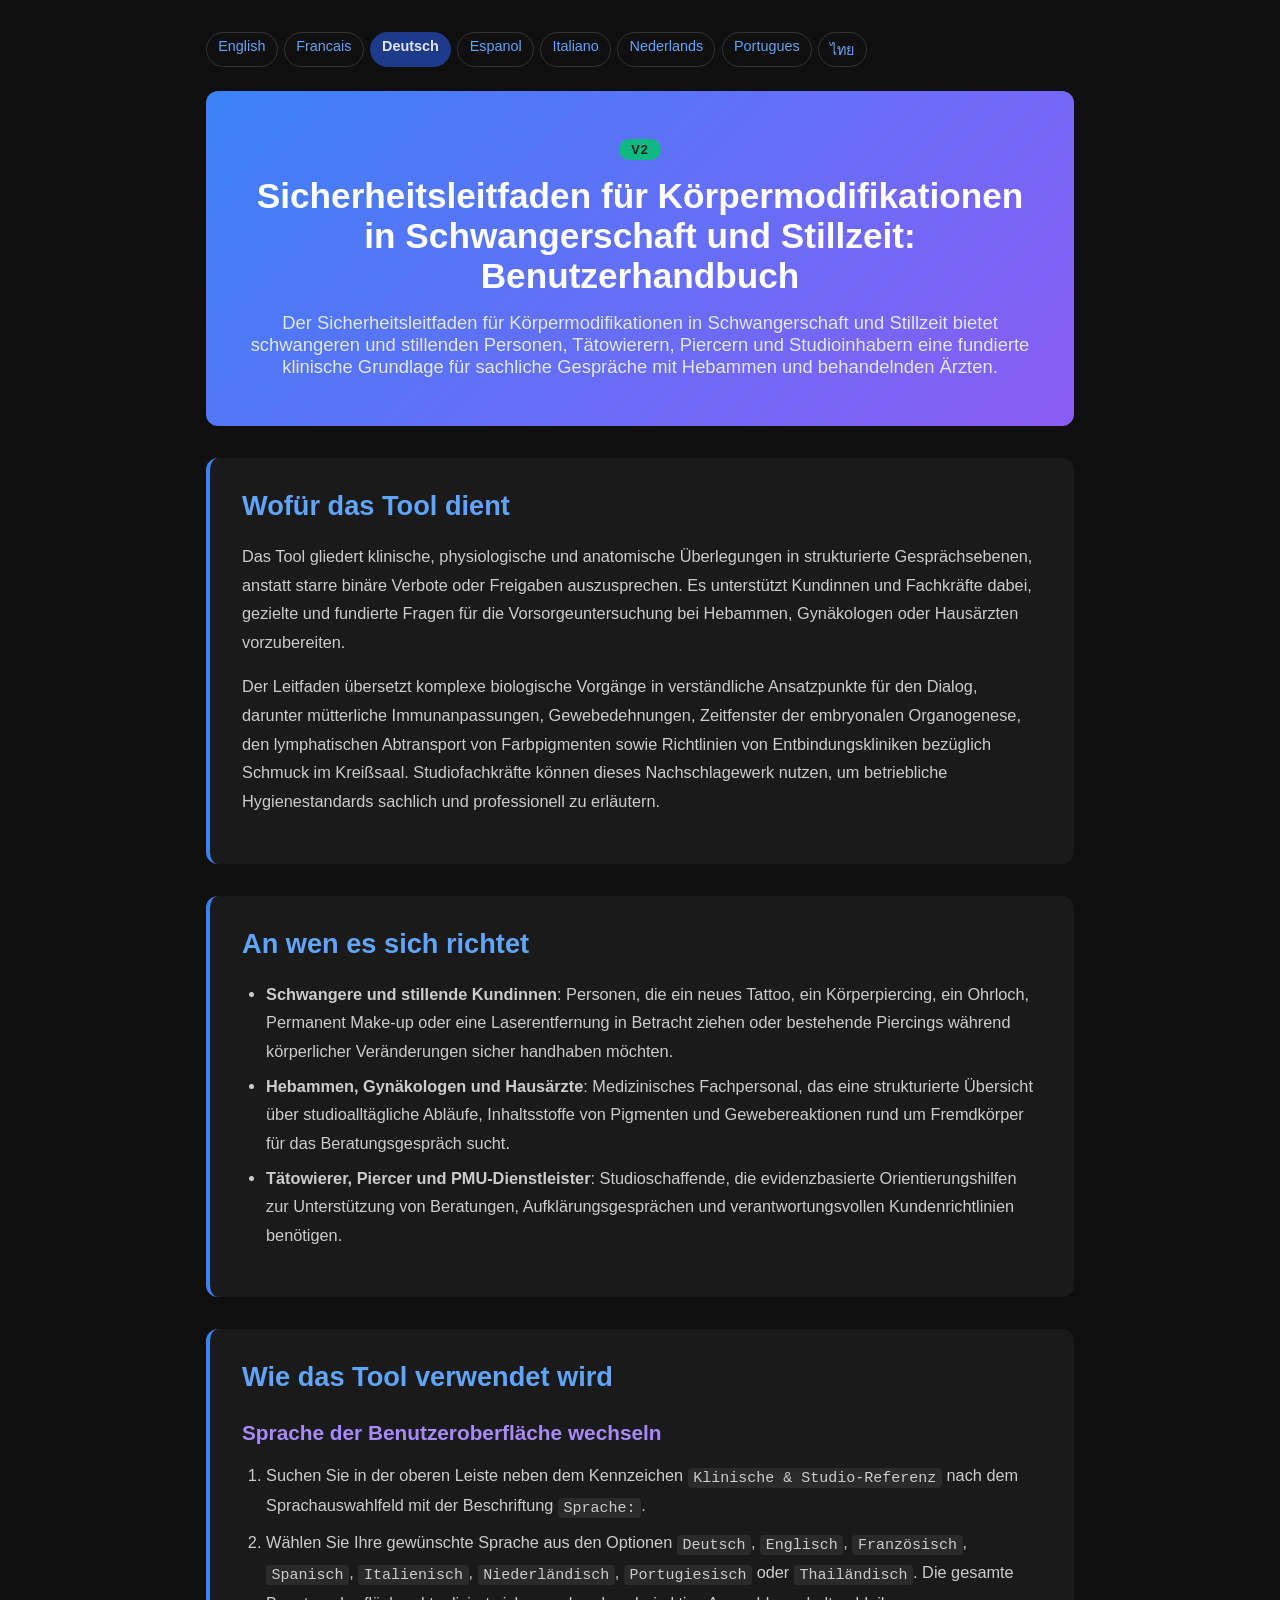
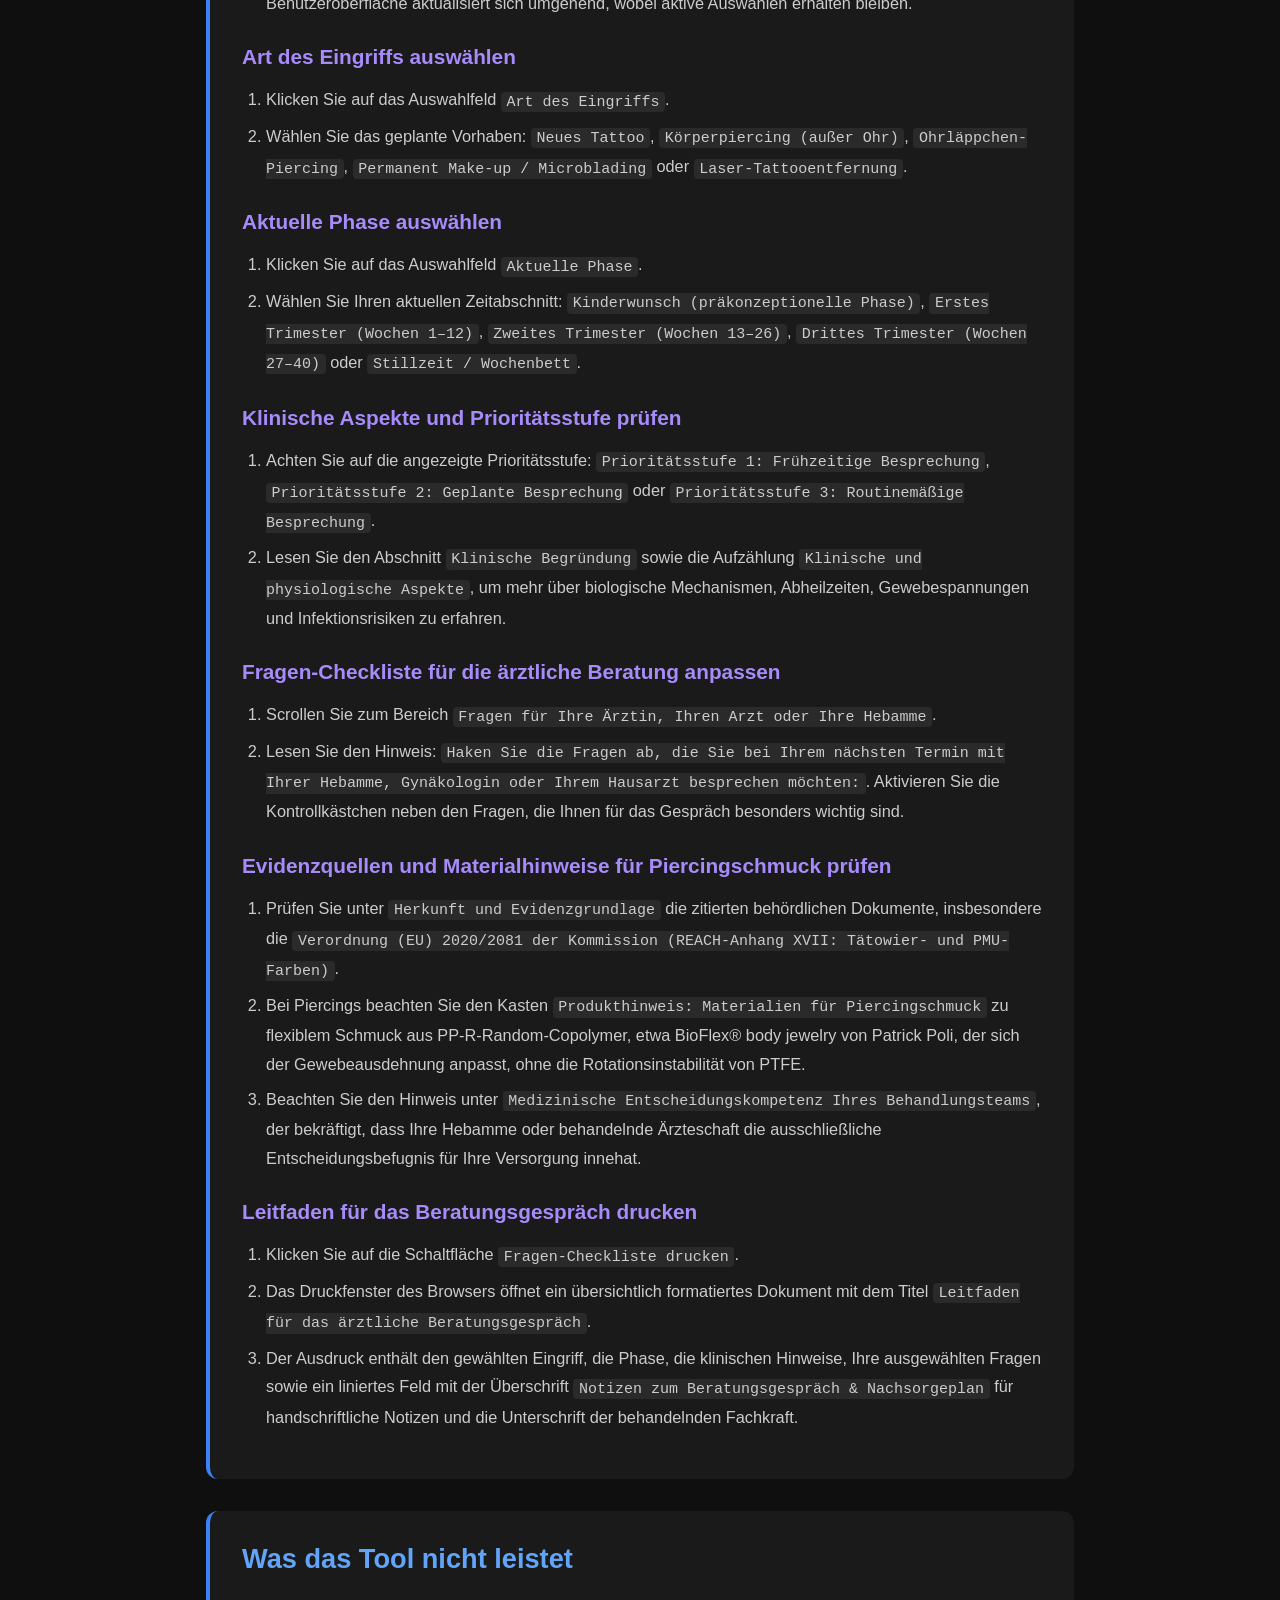
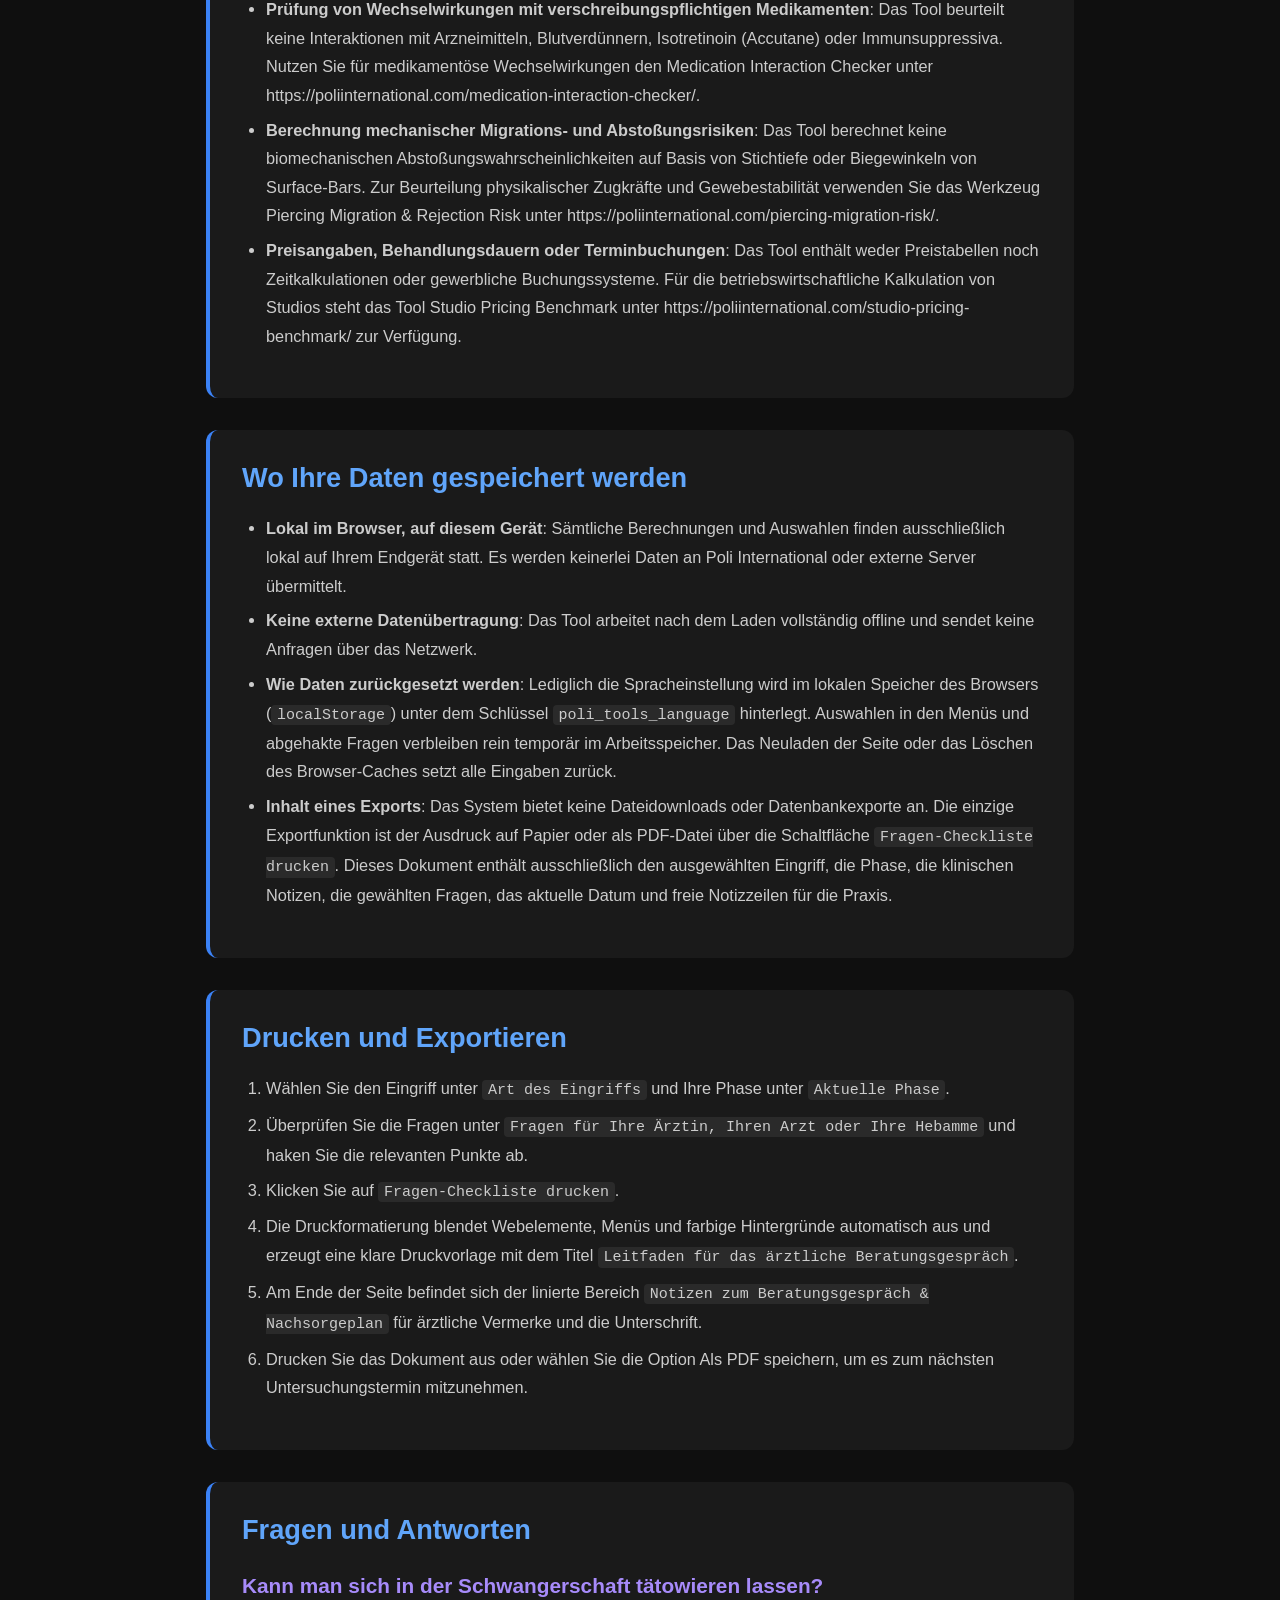
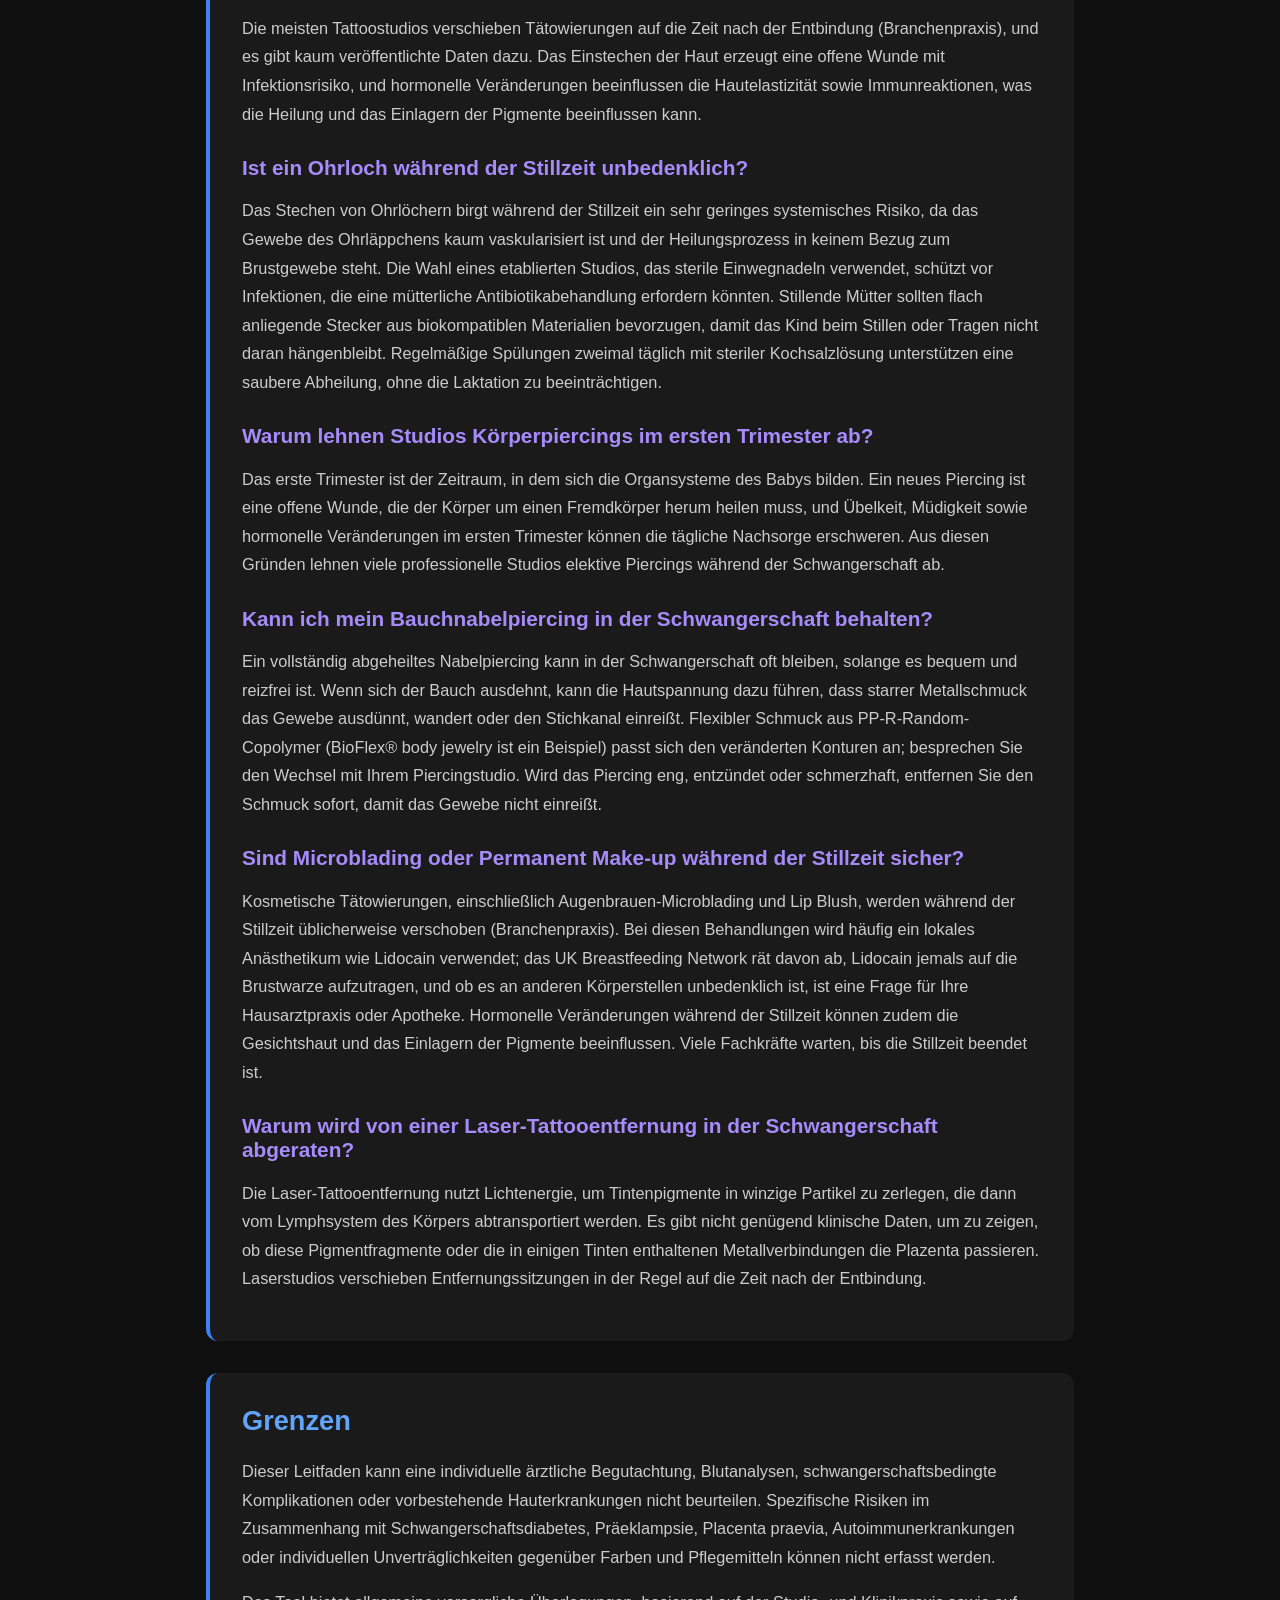
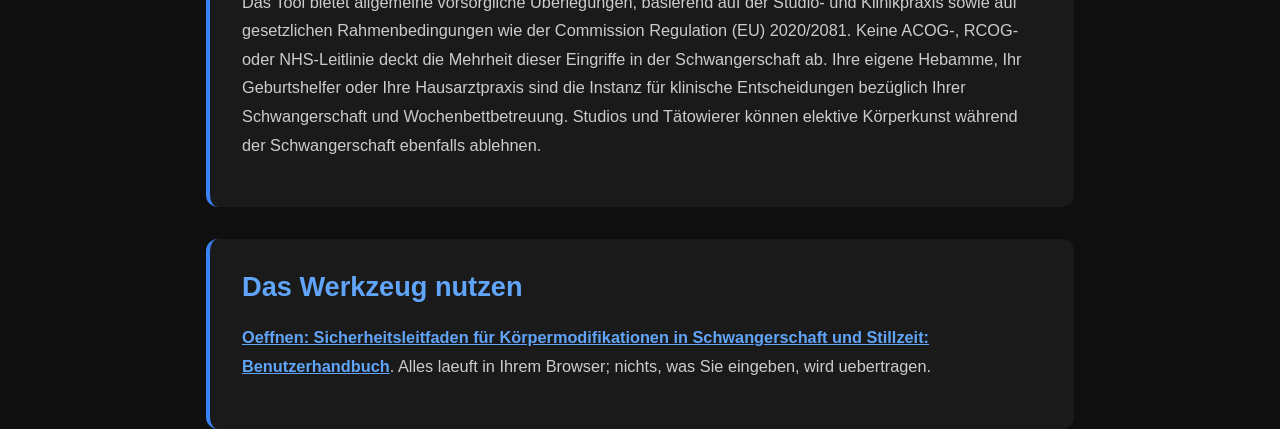
<file: documentation-de.html>
<!DOCTYPE html>
<html lang="de">
<head><meta name="robots" content="noindex,nofollow">
    <meta charset="UTF-8">
    <meta name="viewport" content="width=device-width, initial-scale=1.0">
    <title>Sicherheitsleitfaden für Körpermodifikationen in Schwangerschaft und Stillzeit: Benutzerhandbuch Dokumentation | Poli International</title>
    <meta name="description" content="Der Sicherheitsleitfaden für Körpermodifikationen in Schwangerschaft und Stillzeit bietet schwangeren und stillenden Personen, Tätowierern, Piercern und Studioinhabern eine fundierte klinische Grundlage für sachliche Gespräche mit Hebammen und behandelnden Ärzten.">
    <link rel="canonical" href="https://poliinternational.com/pregnancy-piercing-safety/">
    <style>
        body { background: #0f0f0f; color: #fff; font-family: -apple-system, BlinkMacSystemFont, "Segoe UI", Roboto, sans-serif; margin: 0; padding: 0; }
        body.in-iframe .doc-hero h1 { display: none; }
        * { box-sizing: border-box; }
        .entry-content { max-width: 900px; margin: 0 auto; padding: 2rem 1rem; }
        .doc-hero { background: linear-gradient(135deg, #3B82F6, #8B5CF6); padding: 3rem 2rem; text-align: center; border-radius: 0.75rem; margin-bottom: 2rem; }
        .doc-hero h1 { font-size: 2.2rem; margin: 0 0 1rem; font-weight: 700; }
        .doc-hero p { font-size: 1.15rem; color: #E0E7FF; margin: 0; }
        .doc-hero .v2 { display: inline-block; margin-bottom: 1rem; padding: 0.2rem 0.75rem; border-radius: 999px; background: #10B981; color: #04241a; font-weight: 800; font-size: 0.8rem; letter-spacing: 0.08em; }
        .doc-section { margin: 2rem 0; padding: 2rem; background: #1a1a1a; border-radius: 0.75rem; border-left: 4px solid #3B82F6; }
        .doc-section h2 { color: #60A5FA; font-size: 1.7rem; margin: 0 0 1.25rem; font-weight: 600; }
        .doc-section h3 { color: #A78BFA; font-size: 1.3rem; margin: 1.75rem 0 0.75rem; font-weight: 600; }
        .doc-section p, .doc-section li { color: #ccc; line-height: 1.75; font-size: 1.02rem; }
        .doc-section ul, .doc-section ol { padding-left: 1.5rem; }
        .doc-section li { margin: 0.4rem 0; }
        .doc-section code { background: #2a2a2a; padding: 0.1rem 0.35rem; border-radius: 0.25rem; font-size: 0.92em; }
        .doc-section a { color: #60A5FA; font-weight: 600; }
        .highlight-box { background: linear-gradient(135deg, #1E3A8A, #4C1D95); padding: 1.25rem 1.5rem; border-radius: 0.5rem; margin: 1.5rem 0; border-left: 4px solid #10B981; }
        .highlight-box p { color: #E0E7FF; margin: 0; }
        table { width: 100%; border-collapse: collapse; margin: 1.5rem 0; }
        th, td { padding: 0.75rem; text-align: left; border: 1px solid #333; vertical-align: top; }
        th { background: #2a2a2a; color: #60A5FA; }
        td { color: #ccc; }
        .doc-langs { display: flex; flex-wrap: wrap; gap: 0.4rem; margin: 0 0 1.5rem; font-size: 0.9rem; }
        .doc-langs a, .doc-langs span { padding: 0.3rem 0.7rem; border-radius: 999px; border: 1px solid #333; text-decoration: none; }
        .doc-langs a { color: #60A5FA; }
        .doc-langs span { background: #1E3A8A; color: #E0E7FF; border-color: #1E3A8A; font-weight: 700; }
    </style>
</head>
<body>
<script>if (window.self !== window.top) document.body.classList.add('in-iframe');</script>
    <div class="entry-content">
        <nav class="doc-langs" aria-label="Documentation language"><a lang="en" href="documentation.html">English</a><a lang="fr" href="documentation-fr.html">Francais</a><span lang="de">Deutsch</span><a lang="es" href="documentation-es.html">Espanol</a><a lang="it" href="documentation-it.html">Italiano</a><a lang="nl" href="documentation-nl.html">Nederlands</a><a lang="pt" href="documentation-pt.html">Portugues</a><a lang="th" href="documentation-th.html">ไทย</a></nav>
        <div class="doc-hero">
            <span class="v2">V2</span>
            <h1>Sicherheitsleitfaden für Körpermodifikationen in Schwangerschaft und Stillzeit: Benutzerhandbuch</h1>
            <p>Der Sicherheitsleitfaden für Körpermodifikationen in Schwangerschaft und Stillzeit bietet schwangeren und stillenden Personen, Tätowierern, Piercern und Studioinhabern eine fundierte klinische Grundlage für sachliche Gespräche mit Hebammen und behandelnden Ärzten.</p>
        </div>
        <div class="doc-section">
        <h2>Wofür das Tool dient</h2>
        <p>Das Tool gliedert klinische, physiologische und anatomische Überlegungen in strukturierte Gesprächsebenen, anstatt starre binäre Verbote oder Freigaben auszusprechen. Es unterstützt Kundinnen und Fachkräfte dabei, gezielte und fundierte Fragen für die Vorsorgeuntersuchung bei Hebammen, Gynäkologen oder Hausärzten vorzubereiten.</p>
        <p>Der Leitfaden übersetzt komplexe biologische Vorgänge in verständliche Ansatzpunkte für den Dialog, darunter mütterliche Immunanpassungen, Gewebedehnungen, Zeitfenster der embryonalen Organogenese, den lymphatischen Abtransport von Farbpigmenten sowie Richtlinien von Entbindungskliniken bezüglich Schmuck im Kreißsaal. Studiofachkräfte können dieses Nachschlagewerk nutzen, um betriebliche Hygienestandards sachlich und professionell zu erläutern.</p>
        </div>
        <div class="doc-section">
        <h2>An wen es sich richtet</h2>
        <ul>
        <li><strong>Schwangere und stillende Kundinnen</strong>: Personen, die ein neues Tattoo, ein Körperpiercing, ein Ohrloch, Permanent Make-up oder eine Laserentfernung in Betracht ziehen oder bestehende Piercings während körperlicher Veränderungen sicher handhaben möchten.</li>
        <li><strong>Hebammen, Gynäkologen und Hausärzte</strong>: Medizinisches Fachpersonal, das eine strukturierte Übersicht über studioalltägliche Abläufe, Inhaltsstoffe von Pigmenten und Gewebereaktionen rund um Fremdkörper für das Beratungsgespräch sucht.</li>
        <li><strong>Tätowierer, Piercer und PMU-Dienstleister</strong>: Studioschaffende, die evidenzbasierte Orientierungshilfen zur Unterstützung von Beratungen, Aufklärungsgesprächen und verantwortungsvollen Kundenrichtlinien benötigen.</li>
        </ul>
        </div>
        <div class="doc-section">
        <h2>Wie das Tool verwendet wird</h2>
        <h3>Sprache der Benutzeroberfläche wechseln</h3>
        <ol>
        <li>Suchen Sie in der oberen Leiste neben dem Kennzeichen <code>Klinische &amp; Studio-Referenz</code> nach dem Sprachauswahlfeld mit der Beschriftung <code>Sprache:</code>.</li>
        <li>Wählen Sie Ihre gewünschte Sprache aus den Optionen <code>Deutsch</code>, <code>Englisch</code>, <code>Französisch</code>, <code>Spanisch</code>, <code>Italienisch</code>, <code>Niederländisch</code>, <code>Portugiesisch</code> oder <code>Thailändisch</code>. Die gesamte Benutzeroberfläche aktualisiert sich umgehend, wobei aktive Auswahlen erhalten bleiben.</li>
        </ol>
        <h3>Art des Eingriffs auswählen</h3>
        <ol>
        <li>Klicken Sie auf das Auswahlfeld <code>Art des Eingriffs</code>.</li>
        <li>Wählen Sie das geplante Vorhaben: <code>Neues Tattoo</code>, <code>Körperpiercing (außer Ohr)</code>, <code>Ohrläppchen-Piercing</code>, <code>Permanent Make-up / Microblading</code> oder <code>Laser-Tattooentfernung</code>.</li>
        </ol>
        <h3>Aktuelle Phase auswählen</h3>
        <ol>
        <li>Klicken Sie auf das Auswahlfeld <code>Aktuelle Phase</code>.</li>
        <li>Wählen Sie Ihren aktuellen Zeitabschnitt: <code>Kinderwunsch (präkonzeptionelle Phase)</code>, <code>Erstes Trimester (Wochen 1–12)</code>, <code>Zweites Trimester (Wochen 13–26)</code>, <code>Drittes Trimester (Wochen 27–40)</code> oder <code>Stillzeit / Wochenbett</code>.</li>
        </ol>
        <h3>Klinische Aspekte und Prioritätsstufe prüfen</h3>
        <ol>
        <li>Achten Sie auf die angezeigte Prioritätsstufe: <code>Prioritätsstufe 1: Frühzeitige Besprechung</code>, <code>Prioritätsstufe 2: Geplante Besprechung</code> oder <code>Prioritätsstufe 3: Routinemäßige Besprechung</code>.</li>
        <li>Lesen Sie den Abschnitt <code>Klinische Begründung</code> sowie die Aufzählung <code>Klinische und physiologische Aspekte</code>, um mehr über biologische Mechanismen, Abheilzeiten, Gewebespannungen und Infektionsrisiken zu erfahren.</li>
        </ol>
        <h3>Fragen-Checkliste für die ärztliche Beratung anpassen</h3>
        <ol>
        <li>Scrollen Sie zum Bereich <code>Fragen für Ihre Ärztin, Ihren Arzt oder Ihre Hebamme</code>.</li>
        <li>Lesen Sie den Hinweis: <code>Haken Sie die Fragen ab, die Sie bei Ihrem nächsten Termin mit Ihrer Hebamme, Gynäkologin oder Ihrem Hausarzt besprechen möchten:</code>. Aktivieren Sie die Kontrollkästchen neben den Fragen, die Ihnen für das Gespräch besonders wichtig sind.</li>
        </ol>
        <h3>Evidenzquellen und Materialhinweise für Piercingschmuck prüfen</h3>
        <ol>
        <li>Prüfen Sie unter <code>Herkunft und Evidenzgrundlage</code> die zitierten behördlichen Dokumente, insbesondere die <code>Verordnung (EU) 2020/2081 der Kommission (REACH-Anhang XVII: Tätowier- und PMU-Farben)</code>.</li>
        <li>Bei Piercings beachten Sie den Kasten <code>Produkthinweis: Materialien für Piercingschmuck</code> zu flexiblem Schmuck aus PP-R-Random-Copolymer, etwa BioFlex® body jewelry von Patrick Poli, der sich der Gewebeausdehnung anpasst, ohne die Rotationsinstabilität von PTFE.</li>
        <li>Beachten Sie den Hinweis unter <code>Medizinische Entscheidungskompetenz Ihres Behandlungsteams</code>, der bekräftigt, dass Ihre Hebamme oder behandelnde Ärzteschaft die ausschließliche Entscheidungsbefugnis für Ihre Versorgung innehat.</li>
        </ol>
        <h3>Leitfaden für das Beratungsgespräch drucken</h3>
        <ol>
        <li>Klicken Sie auf die Schaltfläche <code>Fragen-Checkliste drucken</code>.</li>
        <li>Das Druckfenster des Browsers öffnet ein übersichtlich formatiertes Dokument mit dem Titel <code>Leitfaden für das ärztliche Beratungsgespräch</code>.</li>
        <li>Der Ausdruck enthält den gewählten Eingriff, die Phase, die klinischen Hinweise, Ihre ausgewählten Fragen sowie ein liniertes Feld mit der Überschrift <code>Notizen zum Beratungsgespräch &amp; Nachsorgeplan</code> für handschriftliche Notizen und die Unterschrift der behandelnden Fachkraft.</li>
        </ol>
        </div>
        <div class="doc-section">
        <h2>Was das Tool nicht leistet</h2>
        <ul>
        <li><strong>Prüfung von Wechselwirkungen mit verschreibungspflichtigen Medikamenten</strong>: Das Tool beurteilt keine Interaktionen mit Arzneimitteln, Blutverdünnern, Isotretinoin (Accutane) oder Immunsuppressiva. Nutzen Sie für medikamentöse Wechselwirkungen den Medication Interaction Checker unter https://poliinternational.com/medication-interaction-checker/.</li>
        <li><strong>Berechnung mechanischer Migrations- und Abstoßungsrisiken</strong>: Das Tool berechnet keine biomechanischen Abstoßungswahrscheinlichkeiten auf Basis von Stichtiefe oder Biegewinkeln von Surface-Bars. Zur Beurteilung physikalischer Zugkräfte und Gewebestabilität verwenden Sie das Werkzeug Piercing Migration &amp; Rejection Risk unter https://poliinternational.com/piercing-migration-risk/.</li>
        <li><strong>Preisangaben, Behandlungsdauern oder Terminbuchungen</strong>: Das Tool enthält weder Preistabellen noch Zeitkalkulationen oder gewerbliche Buchungssysteme. Für die betriebswirtschaftliche Kalkulation von Studios steht das Tool Studio Pricing Benchmark unter https://poliinternational.com/studio-pricing-benchmark/ zur Verfügung.</li>
        </ul>
        </div>
        <div class="doc-section">
        <h2>Wo Ihre Daten gespeichert werden</h2>
        <ul>
        <li><strong>Lokal im Browser, auf diesem Gerät</strong>: Sämtliche Berechnungen und Auswahlen finden ausschließlich lokal auf Ihrem Endgerät statt. Es werden keinerlei Daten an Poli International oder externe Server übermittelt.</li>
        <li><strong>Keine externe Datenübertragung</strong>: Das Tool arbeitet nach dem Laden vollständig offline und sendet keine Anfragen über das Netzwerk.</li>
        <li><strong>Wie Daten zurückgesetzt werden</strong>: Lediglich die Spracheinstellung wird im lokalen Speicher des Browsers (<code>localStorage</code>) unter dem Schlüssel <code>poli_tools_language</code> hinterlegt. Auswahlen in den Menüs und abgehakte Fragen verbleiben rein temporär im Arbeitsspeicher. Das Neuladen der Seite oder das Löschen des Browser-Caches setzt alle Eingaben zurück.</li>
        <li><strong>Inhalt eines Exports</strong>: Das System bietet keine Dateidownloads oder Datenbankexporte an. Die einzige Exportfunktion ist der Ausdruck auf Papier oder als PDF-Datei über die Schaltfläche <code>Fragen-Checkliste drucken</code>. Dieses Dokument enthält ausschließlich den ausgewählten Eingriff, die Phase, die klinischen Notizen, die gewählten Fragen, das aktuelle Datum und freie Notizzeilen für die Praxis.</li>
        </ul>
        </div>
        <div class="doc-section">
        <h2>Drucken und Exportieren</h2>
        <ol>
        <li>Wählen Sie den Eingriff unter <code>Art des Eingriffs</code> und Ihre Phase unter <code>Aktuelle Phase</code>.</li>
        <li>Überprüfen Sie die Fragen unter <code>Fragen für Ihre Ärztin, Ihren Arzt oder Ihre Hebamme</code> und haken Sie die relevanten Punkte ab.</li>
        <li>Klicken Sie auf <code>Fragen-Checkliste drucken</code>.</li>
        <li>Die Druckformatierung blendet Webelemente, Menüs und farbige Hintergründe automatisch aus und erzeugt eine klare Druckvorlage mit dem Titel <code>Leitfaden für das ärztliche Beratungsgespräch</code>.</li>
        <li>Am Ende der Seite befindet sich der linierte Bereich <code>Notizen zum Beratungsgespräch &amp; Nachsorgeplan</code> für ärztliche Vermerke und die Unterschrift.</li>
        <li>Drucken Sie das Dokument aus oder wählen Sie die Option Als PDF speichern, um es zum nächsten Untersuchungstermin mitzunehmen.</li>
        </ol>
        </div>
        <div class="doc-section">
        <h2>Fragen und Antworten</h2>
        <h3>Kann man sich in der Schwangerschaft tätowieren lassen?</h3>
        <p>Die meisten Tattoostudios verschieben Tätowierungen auf die Zeit nach der Entbindung (Branchenpraxis), und es gibt kaum veröffentlichte Daten dazu. Das Einstechen der Haut erzeugt eine offene Wunde mit Infektionsrisiko, und hormonelle Veränderungen beeinflussen die Hautelastizität sowie Immunreaktionen, was die Heilung und das Einlagern der Pigmente beeinflussen kann.</p>
        <h3>Ist ein Ohrloch während der Stillzeit unbedenklich?</h3>
        <p>Das Stechen von Ohrlöchern birgt während der Stillzeit ein sehr geringes systemisches Risiko, da das Gewebe des Ohrläppchens kaum vaskularisiert ist und der Heilungsprozess in keinem Bezug zum Brustgewebe steht. Die Wahl eines etablierten Studios, das sterile Einwegnadeln verwendet, schützt vor Infektionen, die eine mütterliche Antibiotikabehandlung erfordern könnten. Stillende Mütter sollten flach anliegende Stecker aus biokompatiblen Materialien bevorzugen, damit das Kind beim Stillen oder Tragen nicht daran hängenbleibt. Regelmäßige Spülungen zweimal täglich mit steriler Kochsalzlösung unterstützen eine saubere Abheilung, ohne die Laktation zu beeinträchtigen.</p>
        <h3>Warum lehnen Studios Körperpiercings im ersten Trimester ab?</h3>
        <p>Das erste Trimester ist der Zeitraum, in dem sich die Organsysteme des Babys bilden. Ein neues Piercing ist eine offene Wunde, die der Körper um einen Fremdkörper herum heilen muss, und Übelkeit, Müdigkeit sowie hormonelle Veränderungen im ersten Trimester können die tägliche Nachsorge erschweren. Aus diesen Gründen lehnen viele professionelle Studios elektive Piercings während der Schwangerschaft ab.</p>
        <h3>Kann ich mein Bauchnabelpiercing in der Schwangerschaft behalten?</h3>
        <p>Ein vollständig abgeheiltes Nabelpiercing kann in der Schwangerschaft oft bleiben, solange es bequem und reizfrei ist. Wenn sich der Bauch ausdehnt, kann die Hautspannung dazu führen, dass starrer Metallschmuck das Gewebe ausdünnt, wandert oder den Stichkanal einreißt. Flexibler Schmuck aus PP-R-Random-Copolymer (BioFlex® body jewelry ist ein Beispiel) passt sich den veränderten Konturen an; besprechen Sie den Wechsel mit Ihrem Piercingstudio. Wird das Piercing eng, entzündet oder schmerzhaft, entfernen Sie den Schmuck sofort, damit das Gewebe nicht einreißt.</p>
        <h3>Sind Microblading oder Permanent Make-up während der Stillzeit sicher?</h3>
        <p>Kosmetische Tätowierungen, einschließlich Augenbrauen-Microblading und Lip Blush, werden während der Stillzeit üblicherweise verschoben (Branchenpraxis). Bei diesen Behandlungen wird häufig ein lokales Anästhetikum wie Lidocain verwendet; das UK Breastfeeding Network rät davon ab, Lidocain jemals auf die Brustwarze aufzutragen, und ob es an anderen Körperstellen unbedenklich ist, ist eine Frage für Ihre Hausarztpraxis oder Apotheke. Hormonelle Veränderungen während der Stillzeit können zudem die Gesichtshaut und das Einlagern der Pigmente beeinflussen. Viele Fachkräfte warten, bis die Stillzeit beendet ist.</p>
        <h3>Warum wird von einer Laser-Tattooentfernung in der Schwangerschaft abgeraten?</h3>
        <p>Die Laser-Tattooentfernung nutzt Lichtenergie, um Tintenpigmente in winzige Partikel zu zerlegen, die dann vom Lymphsystem des Körpers abtransportiert werden. Es gibt nicht genügend klinische Daten, um zu zeigen, ob diese Pigmentfragmente oder die in einigen Tinten enthaltenen Metallverbindungen die Plazenta passieren. Laserstudios verschieben Entfernungssitzungen in der Regel auf die Zeit nach der Entbindung.</p>
        </div>
        <div class="doc-section">
        <h2>Grenzen</h2>
        <p>Dieser Leitfaden kann eine individuelle ärztliche Begutachtung, Blutanalysen, schwangerschaftsbedingte Komplikationen oder vorbestehende Hauterkrankungen nicht beurteilen. Spezifische Risiken im Zusammenhang mit Schwangerschaftsdiabetes, Präeklampsie, Placenta praevia, Autoimmunerkrankungen oder individuellen Unverträglichkeiten gegenüber Farben und Pflegemitteln können nicht erfasst werden.</p>
        <p>Das Tool bietet allgemeine vorsorgliche Überlegungen, basierend auf der Studio- und Klinikpraxis sowie auf gesetzlichen Rahmenbedingungen wie der Commission Regulation (EU) 2020/2081. Keine ACOG-, RCOG- oder NHS-Leitlinie deckt die Mehrheit dieser Eingriffe in der Schwangerschaft ab. Ihre eigene Hebamme, Ihr Geburtshelfer oder Ihre Hausarztpraxis sind die Instanz für klinische Entscheidungen bezüglich Ihrer Schwangerschaft und Wochenbettbetreuung. Studios und Tätowierer können elektive Körperkunst während der Schwangerschaft ebenfalls ablehnen.</p>
        </div>
        <div class="doc-section">
            <h2>Das Werkzeug nutzen</h2>
            <p><a href="https://poliinternational.com/pregnancy-piercing-safety/" target="_top">Oeffnen: Sicherheitsleitfaden für Körpermodifikationen in Schwangerschaft und Stillzeit: Benutzerhandbuch</a>. Alles laeuft in Ihrem Browser; nichts, was Sie eingeben, wird uebertragen.</p>
        </div>
    </div>
</body>
</html>
</file>
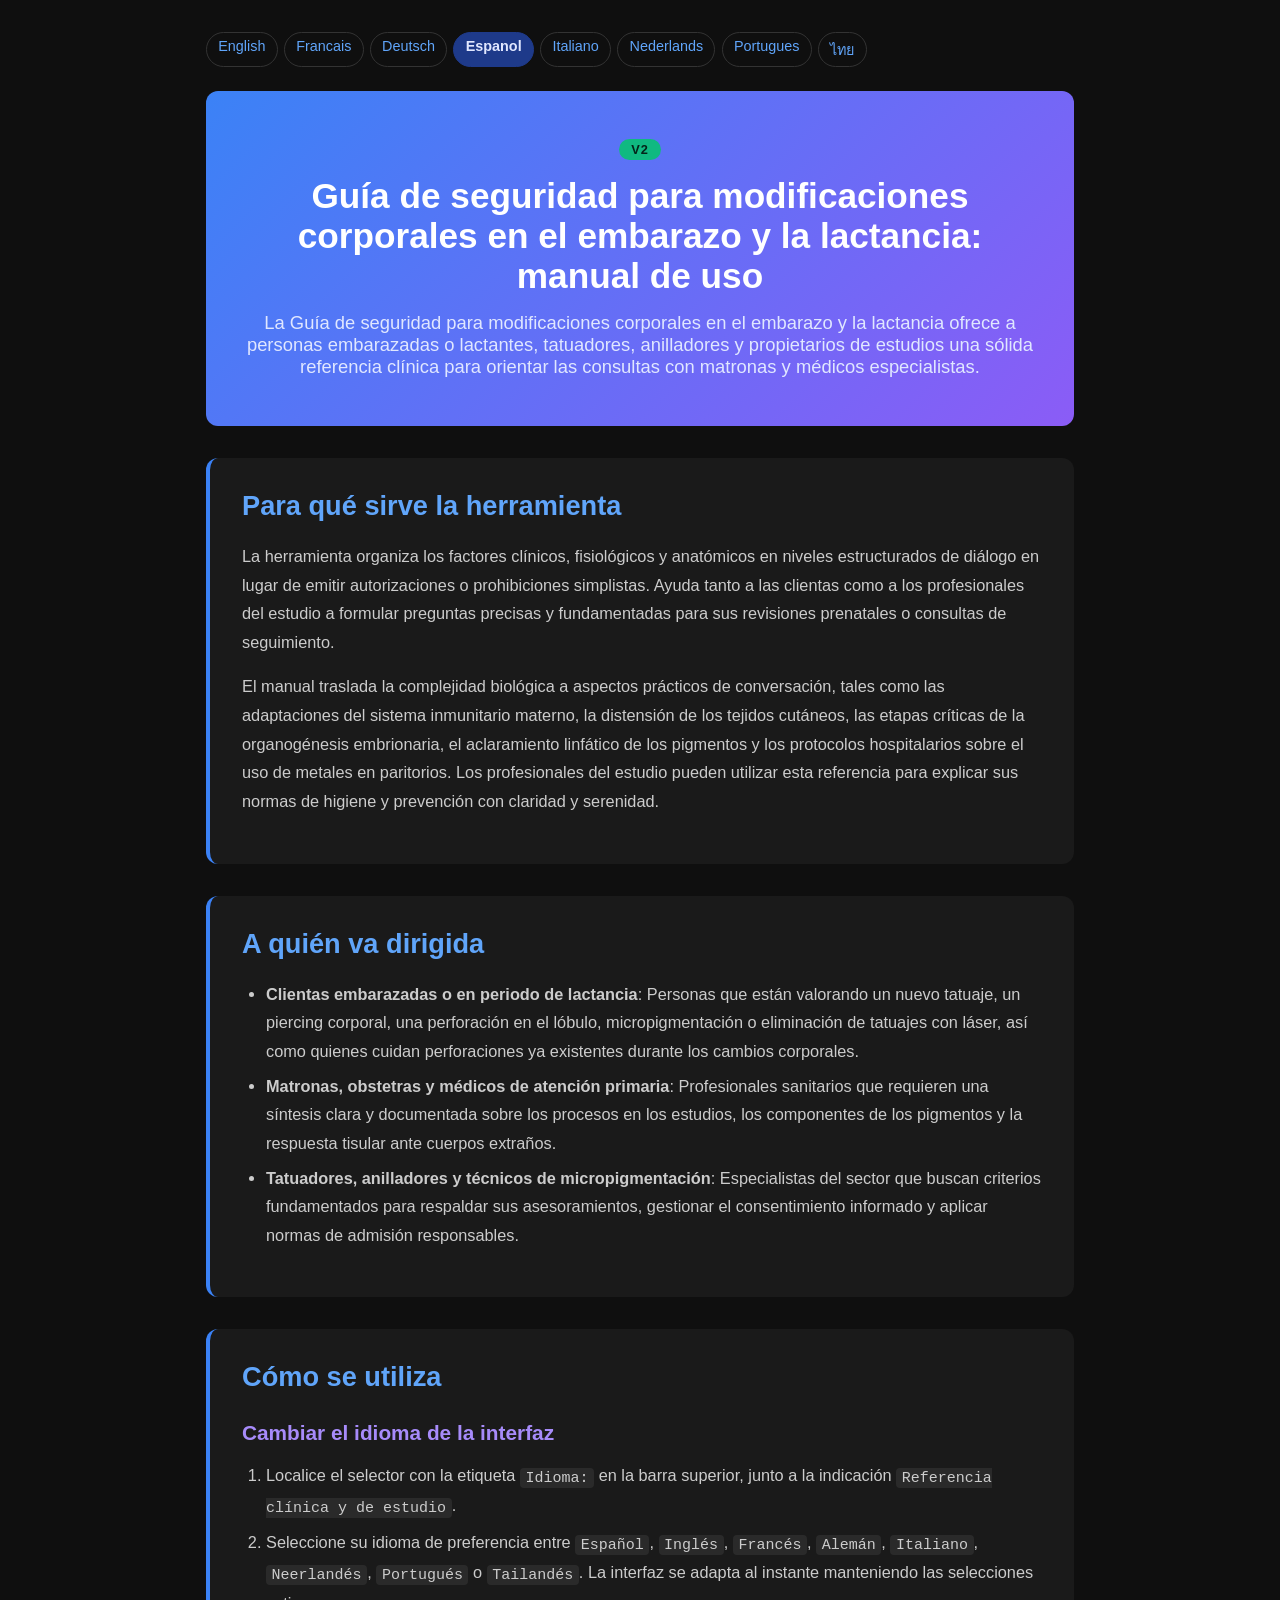
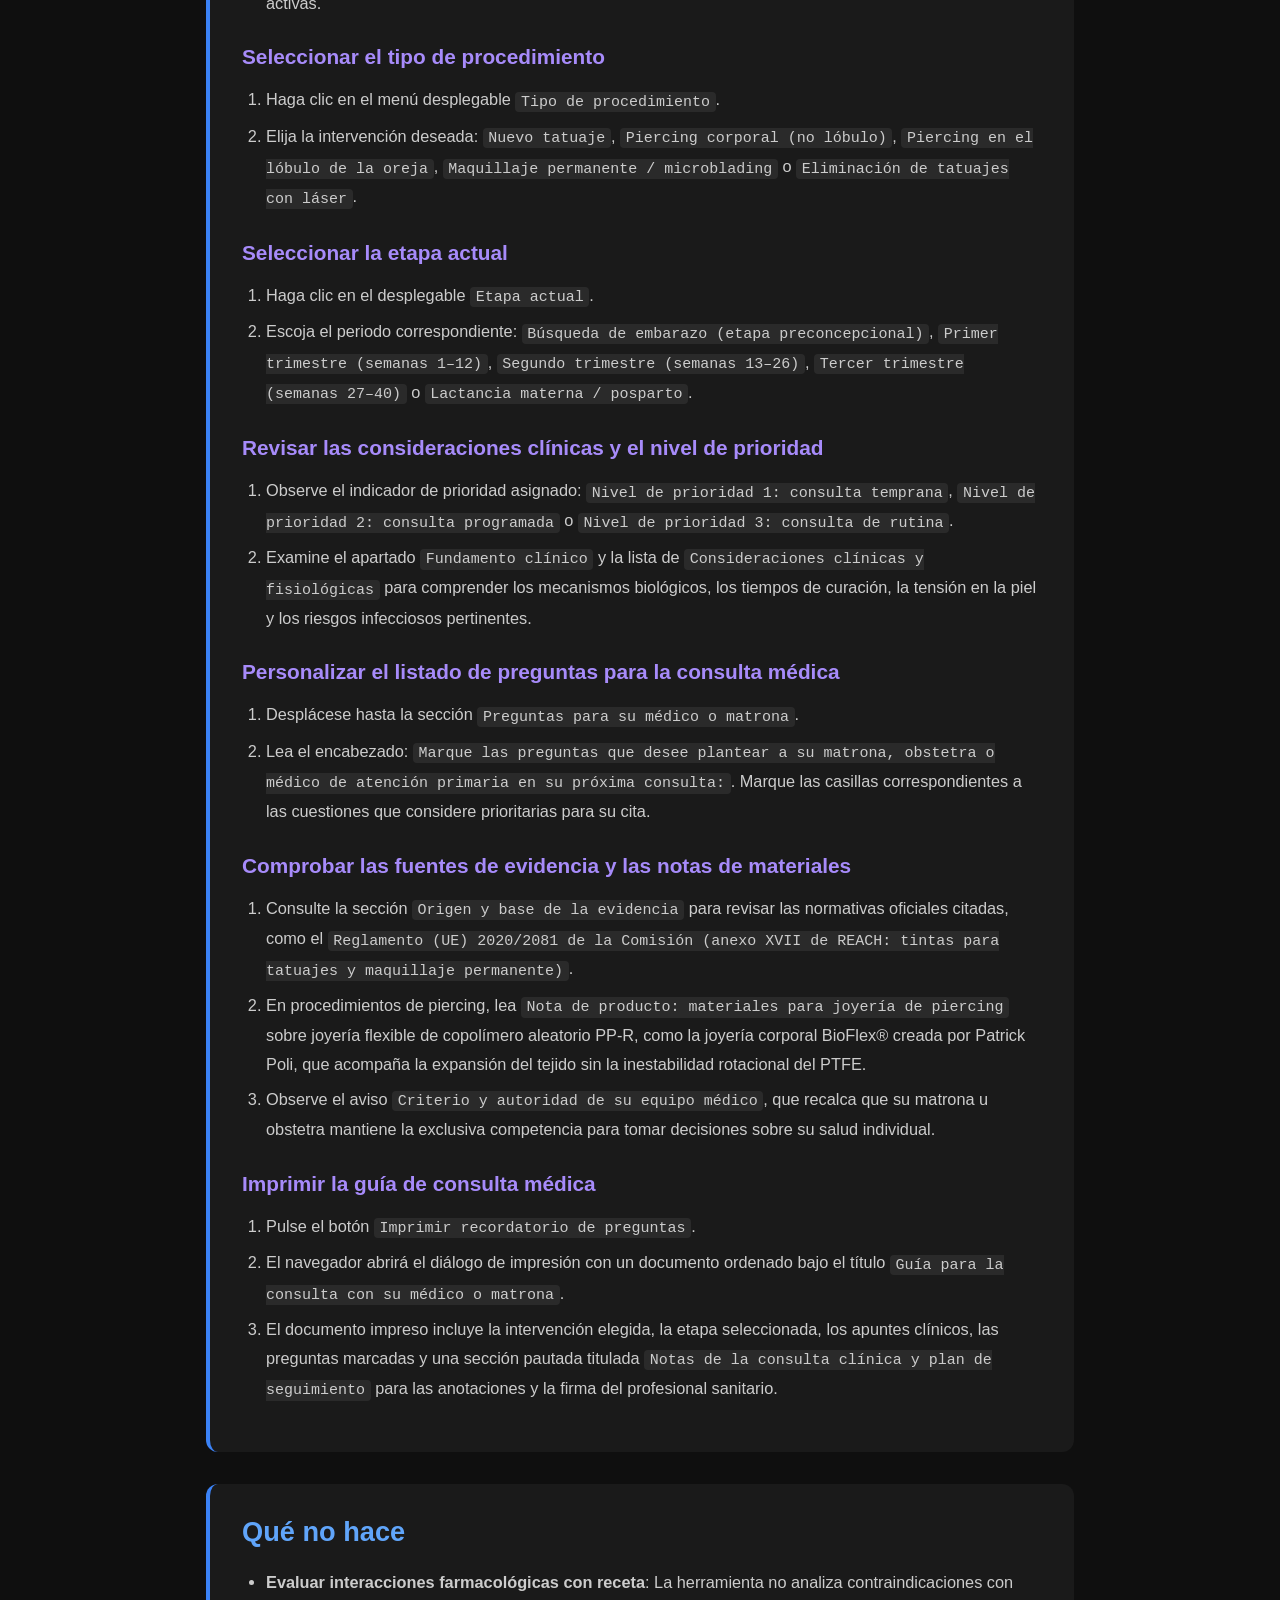
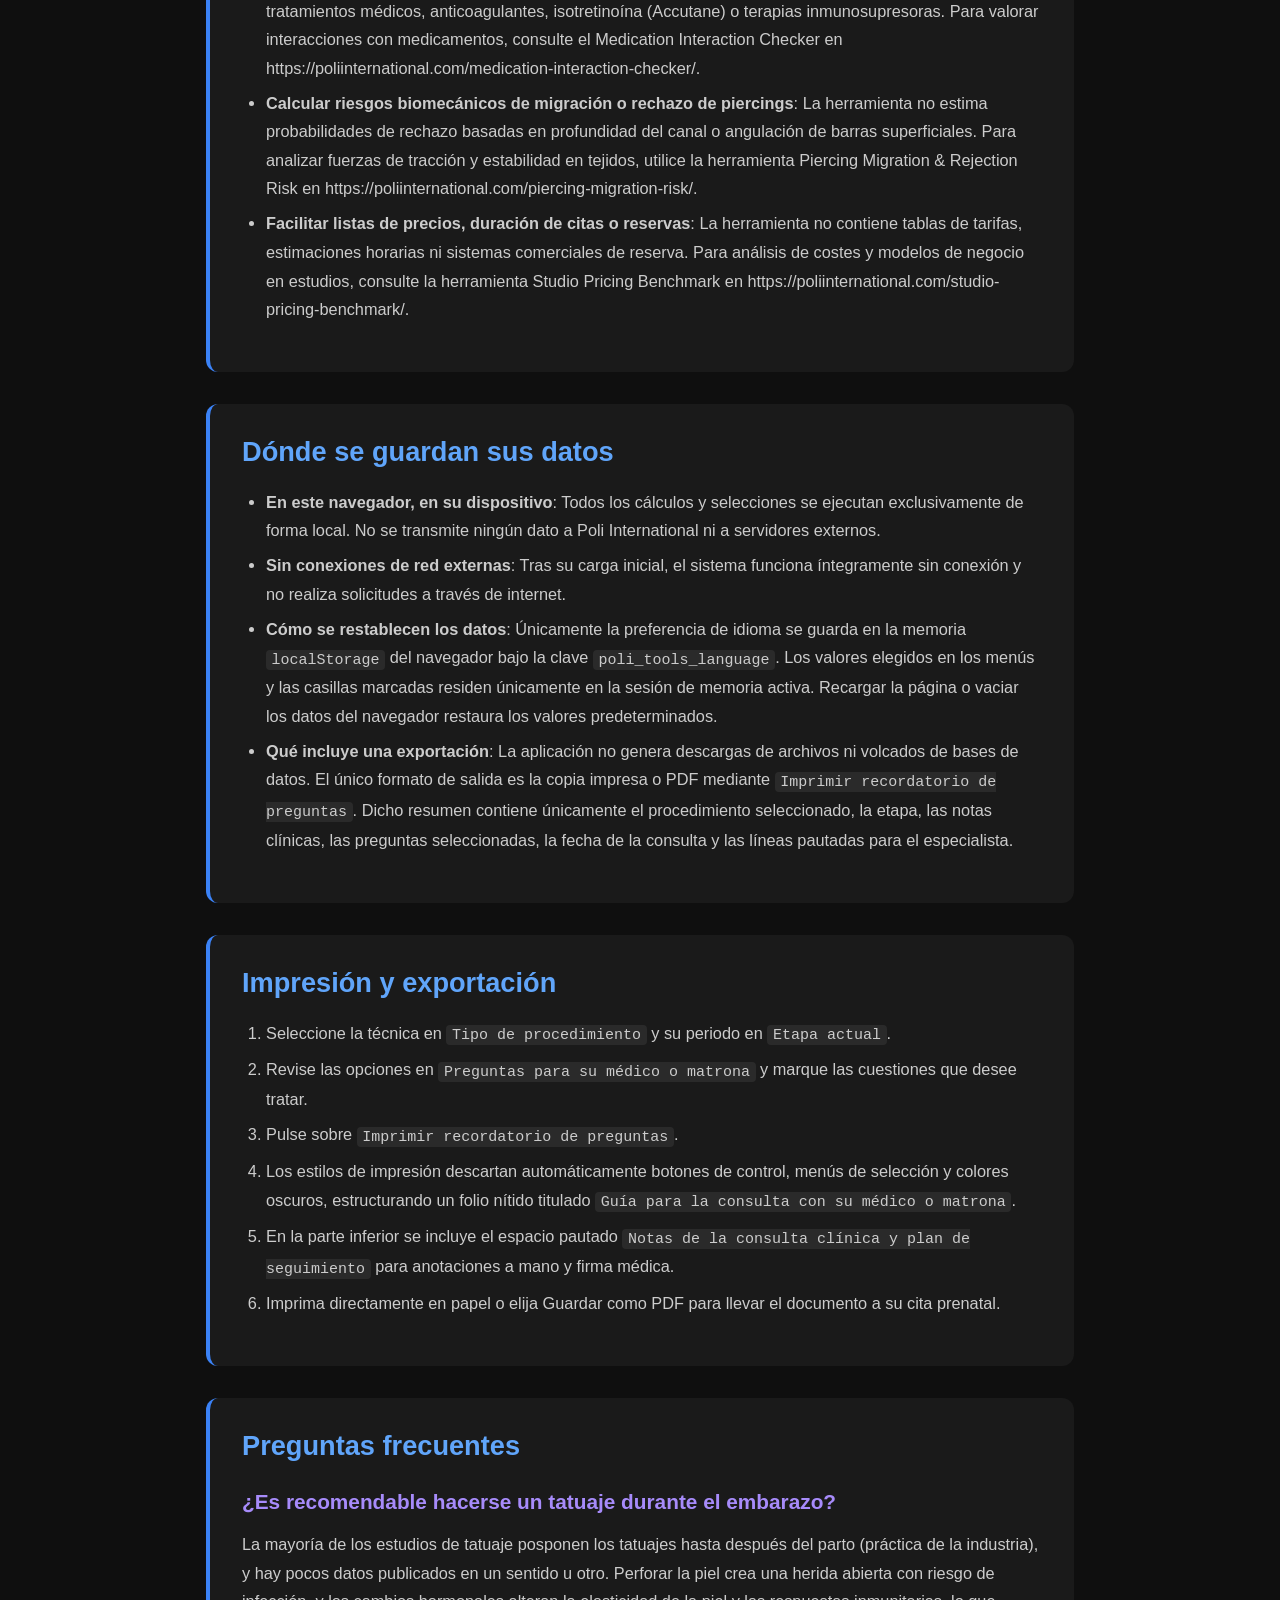
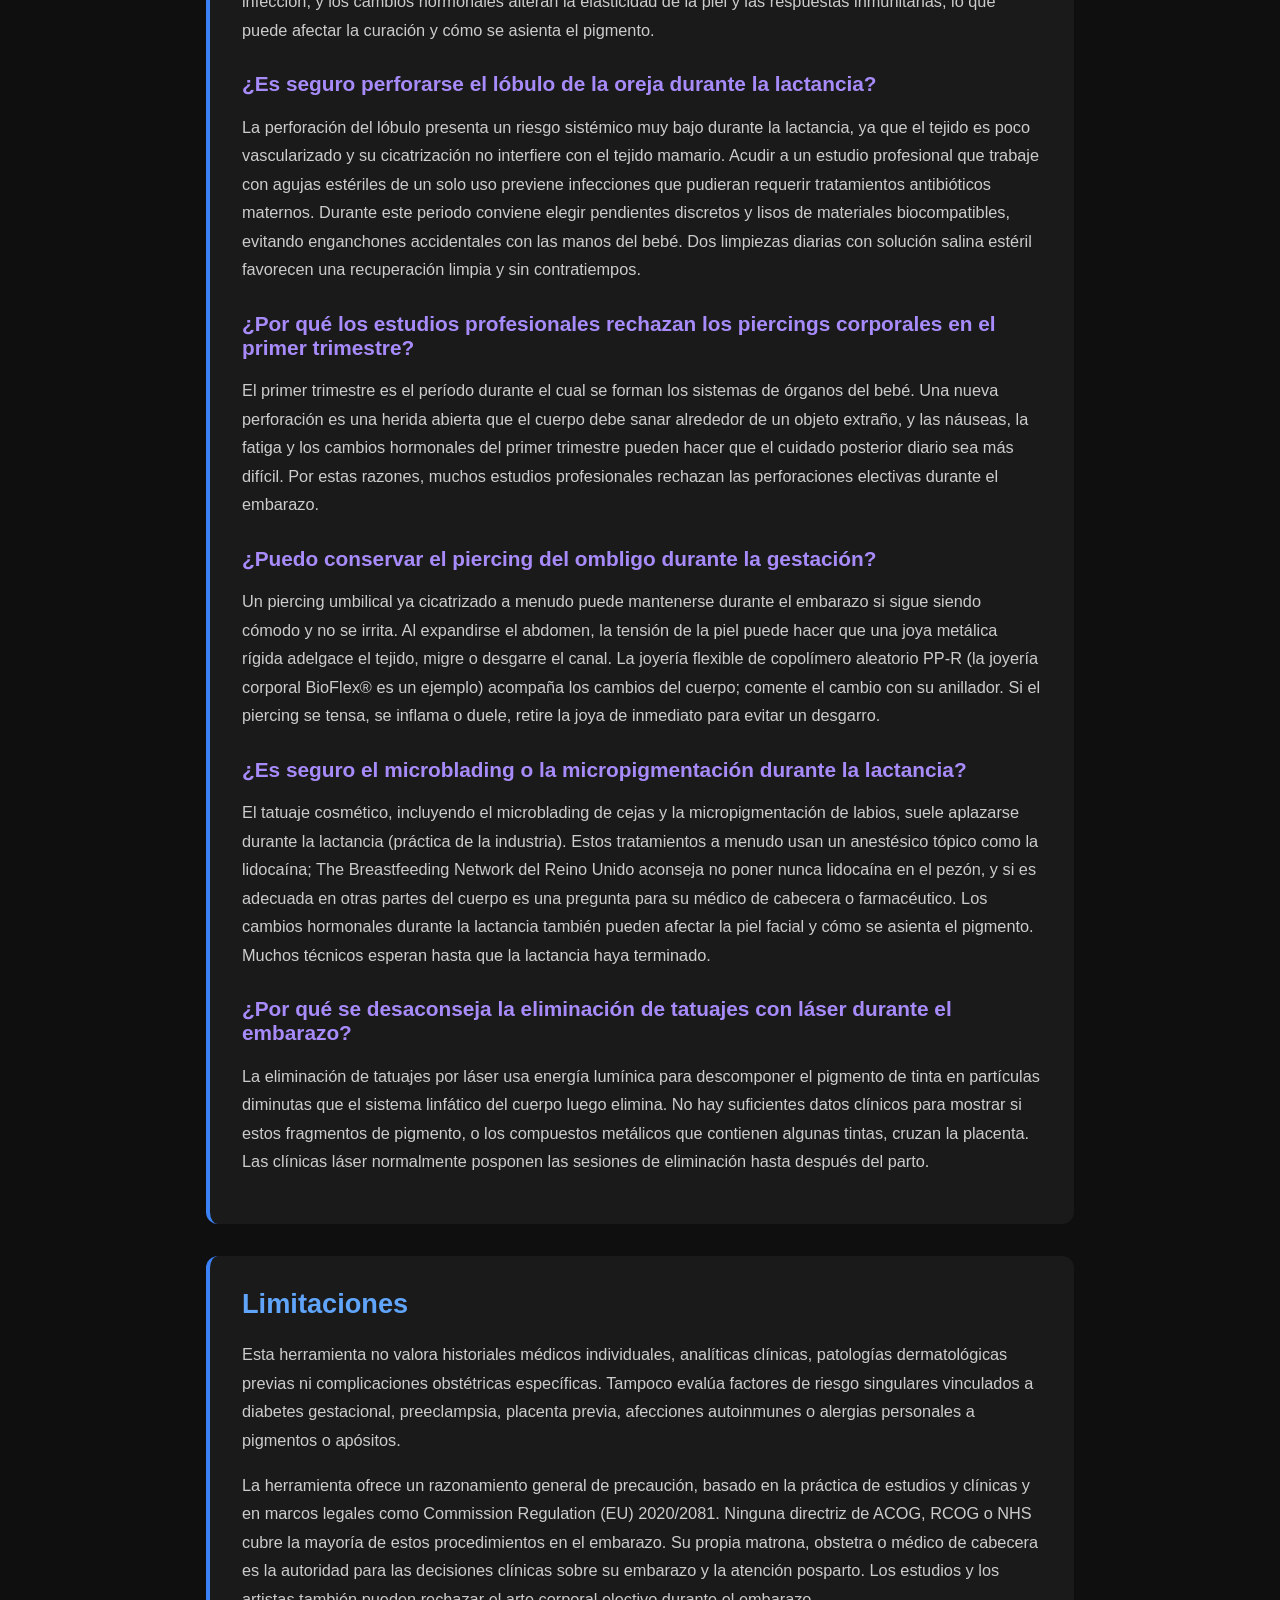
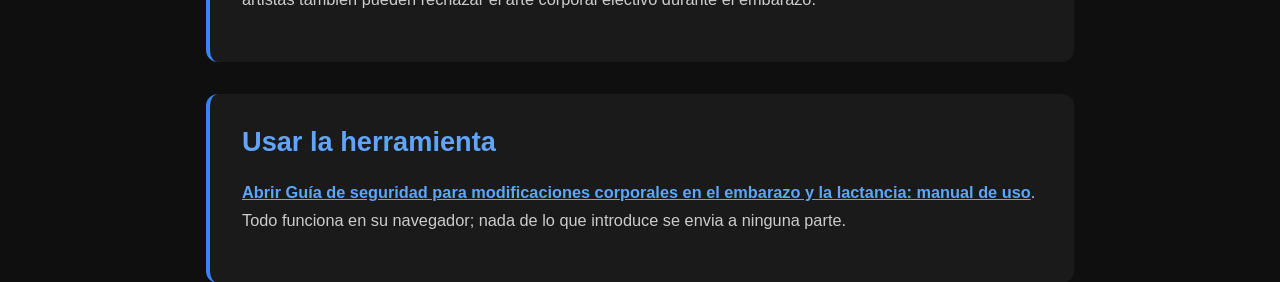
<file: documentation-es.html>
<!DOCTYPE html>
<html lang="es">
<head><meta name="robots" content="noindex,nofollow">
    <meta charset="UTF-8">
    <meta name="viewport" content="width=device-width, initial-scale=1.0">
    <title>Guía de seguridad para modificaciones corporales en el embarazo y la lactancia: manual de uso Documentacion | Poli International</title>
    <meta name="description" content="La Guía de seguridad para modificaciones corporales en el embarazo y la lactancia ofrece a personas embarazadas o lactantes, tatuadores, anilladores y propietarios de estudios una sólida referencia clínica para orientar las consultas con matronas y médicos especialistas.">
    <link rel="canonical" href="https://poliinternational.com/pregnancy-piercing-safety/">
    <style>
        body { background: #0f0f0f; color: #fff; font-family: -apple-system, BlinkMacSystemFont, "Segoe UI", Roboto, sans-serif; margin: 0; padding: 0; }
        body.in-iframe .doc-hero h1 { display: none; }
        * { box-sizing: border-box; }
        .entry-content { max-width: 900px; margin: 0 auto; padding: 2rem 1rem; }
        .doc-hero { background: linear-gradient(135deg, #3B82F6, #8B5CF6); padding: 3rem 2rem; text-align: center; border-radius: 0.75rem; margin-bottom: 2rem; }
        .doc-hero h1 { font-size: 2.2rem; margin: 0 0 1rem; font-weight: 700; }
        .doc-hero p { font-size: 1.15rem; color: #E0E7FF; margin: 0; }
        .doc-hero .v2 { display: inline-block; margin-bottom: 1rem; padding: 0.2rem 0.75rem; border-radius: 999px; background: #10B981; color: #04241a; font-weight: 800; font-size: 0.8rem; letter-spacing: 0.08em; }
        .doc-section { margin: 2rem 0; padding: 2rem; background: #1a1a1a; border-radius: 0.75rem; border-left: 4px solid #3B82F6; }
        .doc-section h2 { color: #60A5FA; font-size: 1.7rem; margin: 0 0 1.25rem; font-weight: 600; }
        .doc-section h3 { color: #A78BFA; font-size: 1.3rem; margin: 1.75rem 0 0.75rem; font-weight: 600; }
        .doc-section p, .doc-section li { color: #ccc; line-height: 1.75; font-size: 1.02rem; }
        .doc-section ul, .doc-section ol { padding-left: 1.5rem; }
        .doc-section li { margin: 0.4rem 0; }
        .doc-section code { background: #2a2a2a; padding: 0.1rem 0.35rem; border-radius: 0.25rem; font-size: 0.92em; }
        .doc-section a { color: #60A5FA; font-weight: 600; }
        .highlight-box { background: linear-gradient(135deg, #1E3A8A, #4C1D95); padding: 1.25rem 1.5rem; border-radius: 0.5rem; margin: 1.5rem 0; border-left: 4px solid #10B981; }
        .highlight-box p { color: #E0E7FF; margin: 0; }
        table { width: 100%; border-collapse: collapse; margin: 1.5rem 0; }
        th, td { padding: 0.75rem; text-align: left; border: 1px solid #333; vertical-align: top; }
        th { background: #2a2a2a; color: #60A5FA; }
        td { color: #ccc; }
        .doc-langs { display: flex; flex-wrap: wrap; gap: 0.4rem; margin: 0 0 1.5rem; font-size: 0.9rem; }
        .doc-langs a, .doc-langs span { padding: 0.3rem 0.7rem; border-radius: 999px; border: 1px solid #333; text-decoration: none; }
        .doc-langs a { color: #60A5FA; }
        .doc-langs span { background: #1E3A8A; color: #E0E7FF; border-color: #1E3A8A; font-weight: 700; }
    </style>
</head>
<body>
<script>if (window.self !== window.top) document.body.classList.add('in-iframe');</script>
    <div class="entry-content">
        <nav class="doc-langs" aria-label="Documentation language"><a lang="en" href="documentation.html">English</a><a lang="fr" href="documentation-fr.html">Francais</a><a lang="de" href="documentation-de.html">Deutsch</a><span lang="es">Espanol</span><a lang="it" href="documentation-it.html">Italiano</a><a lang="nl" href="documentation-nl.html">Nederlands</a><a lang="pt" href="documentation-pt.html">Portugues</a><a lang="th" href="documentation-th.html">ไทย</a></nav>
        <div class="doc-hero">
            <span class="v2">V2</span>
            <h1>Guía de seguridad para modificaciones corporales en el embarazo y la lactancia: manual de uso</h1>
            <p>La Guía de seguridad para modificaciones corporales en el embarazo y la lactancia ofrece a personas embarazadas o lactantes, tatuadores, anilladores y propietarios de estudios una sólida referencia clínica para orientar las consultas con matronas y médicos especialistas.</p>
        </div>
        <div class="doc-section">
        <h2>Para qué sirve la herramienta</h2>
        <p>La herramienta organiza los factores clínicos, fisiológicos y anatómicos en niveles estructurados de diálogo en lugar de emitir autorizaciones o prohibiciones simplistas. Ayuda tanto a las clientas como a los profesionales del estudio a formular preguntas precisas y fundamentadas para sus revisiones prenatales o consultas de seguimiento.</p>
        <p>El manual traslada la complejidad biológica a aspectos prácticos de conversación, tales como las adaptaciones del sistema inmunitario materno, la distensión de los tejidos cutáneos, las etapas críticas de la organogénesis embrionaria, el aclaramiento linfático de los pigmentos y los protocolos hospitalarios sobre el uso de metales en paritorios. Los profesionales del estudio pueden utilizar esta referencia para explicar sus normas de higiene y prevención con claridad y serenidad.</p>
        </div>
        <div class="doc-section">
        <h2>A quién va dirigida</h2>
        <ul>
        <li><strong>Clientas embarazadas o en periodo de lactancia</strong>: Personas que están valorando un nuevo tatuaje, un piercing corporal, una perforación en el lóbulo, micropigmentación o eliminación de tatuajes con láser, así como quienes cuidan perforaciones ya existentes durante los cambios corporales.</li>
        <li><strong>Matronas, obstetras y médicos de atención primaria</strong>: Profesionales sanitarios que requieren una síntesis clara y documentada sobre los procesos en los estudios, los componentes de los pigmentos y la respuesta tisular ante cuerpos extraños.</li>
        <li><strong>Tatuadores, anilladores y técnicos de micropigmentación</strong>: Especialistas del sector que buscan criterios fundamentados para respaldar sus asesoramientos, gestionar el consentimiento informado y aplicar normas de admisión responsables.</li>
        </ul>
        </div>
        <div class="doc-section">
        <h2>Cómo se utiliza</h2>
        <h3>Cambiar el idioma de la interfaz</h3>
        <ol>
        <li>Localice el selector con la etiqueta <code>Idioma:</code> en la barra superior, junto a la indicación <code>Referencia clínica y de estudio</code>.</li>
        <li>Seleccione su idioma de preferencia entre <code>Español</code>, <code>Inglés</code>, <code>Francés</code>, <code>Alemán</code>, <code>Italiano</code>, <code>Neerlandés</code>, <code>Portugués</code> o <code>Tailandés</code>. La interfaz se adapta al instante manteniendo las selecciones activas.</li>
        </ol>
        <h3>Seleccionar el tipo de procedimiento</h3>
        <ol>
        <li>Haga clic en el menú desplegable <code>Tipo de procedimiento</code>.</li>
        <li>Elija la intervención deseada: <code>Nuevo tatuaje</code>, <code>Piercing corporal (no lóbulo)</code>, <code>Piercing en el lóbulo de la oreja</code>, <code>Maquillaje permanente / microblading</code> o <code>Eliminación de tatuajes con láser</code>.</li>
        </ol>
        <h3>Seleccionar la etapa actual</h3>
        <ol>
        <li>Haga clic en el desplegable <code>Etapa actual</code>.</li>
        <li>Escoja el periodo correspondiente: <code>Búsqueda de embarazo (etapa preconcepcional)</code>, <code>Primer trimestre (semanas 1–12)</code>, <code>Segundo trimestre (semanas 13–26)</code>, <code>Tercer trimestre (semanas 27–40)</code> o <code>Lactancia materna / posparto</code>.</li>
        </ol>
        <h3>Revisar las consideraciones clínicas y el nivel de prioridad</h3>
        <ol>
        <li>Observe el indicador de prioridad asignado: <code>Nivel de prioridad 1: consulta temprana</code>, <code>Nivel de prioridad 2: consulta programada</code> o <code>Nivel de prioridad 3: consulta de rutina</code>.</li>
        <li>Examine el apartado <code>Fundamento clínico</code> y la lista de <code>Consideraciones clínicas y fisiológicas</code> para comprender los mecanismos biológicos, los tiempos de curación, la tensión en la piel y los riesgos infecciosos pertinentes.</li>
        </ol>
        <h3>Personalizar el listado de preguntas para la consulta médica</h3>
        <ol>
        <li>Desplácese hasta la sección <code>Preguntas para su médico o matrona</code>.</li>
        <li>Lea el encabezado: <code>Marque las preguntas que desee plantear a su matrona, obstetra o médico de atención primaria en su próxima consulta:</code>. Marque las casillas correspondientes a las cuestiones que considere prioritarias para su cita.</li>
        </ol>
        <h3>Comprobar las fuentes de evidencia y las notas de materiales</h3>
        <ol>
        <li>Consulte la sección <code>Origen y base de la evidencia</code> para revisar las normativas oficiales citadas, como el <code>Reglamento (UE) 2020/2081 de la Comisión (anexo XVII de REACH: tintas para tatuajes y maquillaje permanente)</code>.</li>
        <li>En procedimientos de piercing, lea <code>Nota de producto: materiales para joyería de piercing</code> sobre joyería flexible de copolímero aleatorio PP-R, como la joyería corporal BioFlex® creada por Patrick Poli, que acompaña la expansión del tejido sin la inestabilidad rotacional del PTFE.</li>
        <li>Observe el aviso <code>Criterio y autoridad de su equipo médico</code>, que recalca que su matrona u obstetra mantiene la exclusiva competencia para tomar decisiones sobre su salud individual.</li>
        </ol>
        <h3>Imprimir la guía de consulta médica</h3>
        <ol>
        <li>Pulse el botón <code>Imprimir recordatorio de preguntas</code>.</li>
        <li>El navegador abrirá el diálogo de impresión con un documento ordenado bajo el título <code>Guía para la consulta con su médico o matrona</code>.</li>
        <li>El documento impreso incluye la intervención elegida, la etapa seleccionada, los apuntes clínicos, las preguntas marcadas y una sección pautada titulada <code>Notas de la consulta clínica y plan de seguimiento</code> para las anotaciones y la firma del profesional sanitario.</li>
        </ol>
        </div>
        <div class="doc-section">
        <h2>Qué no hace</h2>
        <ul>
        <li><strong>Evaluar interacciones farmacológicas con receta</strong>: La herramienta no analiza contraindicaciones con tratamientos médicos, anticoagulantes, isotretinoína (Accutane) o terapias inmunosupresoras. Para valorar interacciones con medicamentos, consulte el Medication Interaction Checker en https://poliinternational.com/medication-interaction-checker/.</li>
        <li><strong>Calcular riesgos biomecánicos de migración o rechazo de piercings</strong>: La herramienta no estima probabilidades de rechazo basadas en profundidad del canal o angulación de barras superficiales. Para analizar fuerzas de tracción y estabilidad en tejidos, utilice la herramienta Piercing Migration &amp; Rejection Risk en https://poliinternational.com/piercing-migration-risk/.</li>
        <li><strong>Facilitar listas de precios, duración de citas o reservas</strong>: La herramienta no contiene tablas de tarifas, estimaciones horarias ni sistemas comerciales de reserva. Para análisis de costes y modelos de negocio en estudios, consulte la herramienta Studio Pricing Benchmark en https://poliinternational.com/studio-pricing-benchmark/.</li>
        </ul>
        </div>
        <div class="doc-section">
        <h2>Dónde se guardan sus datos</h2>
        <ul>
        <li><strong>En este navegador, en su dispositivo</strong>: Todos los cálculos y selecciones se ejecutan exclusivamente de forma local. No se transmite ningún dato a Poli International ni a servidores externos.</li>
        <li><strong>Sin conexiones de red externas</strong>: Tras su carga inicial, el sistema funciona íntegramente sin conexión y no realiza solicitudes a través de internet.</li>
        <li><strong>Cómo se restablecen los datos</strong>: Únicamente la preferencia de idioma se guarda en la memoria <code>localStorage</code> del navegador bajo la clave <code>poli_tools_language</code>. Los valores elegidos en los menús y las casillas marcadas residen únicamente en la sesión de memoria activa. Recargar la página o vaciar los datos del navegador restaura los valores predeterminados.</li>
        <li><strong>Qué incluye una exportación</strong>: La aplicación no genera descargas de archivos ni volcados de bases de datos. El único formato de salida es la copia impresa o PDF mediante <code>Imprimir recordatorio de preguntas</code>. Dicho resumen contiene únicamente el procedimiento seleccionado, la etapa, las notas clínicas, las preguntas seleccionadas, la fecha de la consulta y las líneas pautadas para el especialista.</li>
        </ul>
        </div>
        <div class="doc-section">
        <h2>Impresión y exportación</h2>
        <ol>
        <li>Seleccione la técnica en <code>Tipo de procedimiento</code> y su periodo en <code>Etapa actual</code>.</li>
        <li>Revise las opciones en <code>Preguntas para su médico o matrona</code> y marque las cuestiones que desee tratar.</li>
        <li>Pulse sobre <code>Imprimir recordatorio de preguntas</code>.</li>
        <li>Los estilos de impresión descartan automáticamente botones de control, menús de selección y colores oscuros, estructurando un folio nítido titulado <code>Guía para la consulta con su médico o matrona</code>.</li>
        <li>En la parte inferior se incluye el espacio pautado <code>Notas de la consulta clínica y plan de seguimiento</code> para anotaciones a mano y firma médica.</li>
        <li>Imprima directamente en papel o elija Guardar como PDF para llevar el documento a su cita prenatal.</li>
        </ol>
        </div>
        <div class="doc-section">
        <h2>Preguntas frecuentes</h2>
        <h3>¿Es recomendable hacerse un tatuaje durante el embarazo?</h3>
        <p>La mayoría de los estudios de tatuaje posponen los tatuajes hasta después del parto (práctica de la industria), y hay pocos datos publicados en un sentido u otro. Perforar la piel crea una herida abierta con riesgo de infección, y los cambios hormonales alteran la elasticidad de la piel y las respuestas inmunitarias, lo que puede afectar la curación y cómo se asienta el pigmento.</p>
        <h3>¿Es seguro perforarse el lóbulo de la oreja durante la lactancia?</h3>
        <p>La perforación del lóbulo presenta un riesgo sistémico muy bajo durante la lactancia, ya que el tejido es poco vascularizado y su cicatrización no interfiere con el tejido mamario. Acudir a un estudio profesional que trabaje con agujas estériles de un solo uso previene infecciones que pudieran requerir tratamientos antibióticos maternos. Durante este periodo conviene elegir pendientes discretos y lisos de materiales biocompatibles, evitando enganchones accidentales con las manos del bebé. Dos limpiezas diarias con solución salina estéril favorecen una recuperación limpia y sin contratiempos.</p>
        <h3>¿Por qué los estudios profesionales rechazan los piercings corporales en el primer trimestre?</h3>
        <p>El primer trimestre es el período durante el cual se forman los sistemas de órganos del bebé. Una nueva perforación es una herida abierta que el cuerpo debe sanar alrededor de un objeto extraño, y las náuseas, la fatiga y los cambios hormonales del primer trimestre pueden hacer que el cuidado posterior diario sea más difícil. Por estas razones, muchos estudios profesionales rechazan las perforaciones electivas durante el embarazo.</p>
        <h3>¿Puedo conservar el piercing del ombligo durante la gestación?</h3>
        <p>Un piercing umbilical ya cicatrizado a menudo puede mantenerse durante el embarazo si sigue siendo cómodo y no se irrita. Al expandirse el abdomen, la tensión de la piel puede hacer que una joya metálica rígida adelgace el tejido, migre o desgarre el canal. La joyería flexible de copolímero aleatorio PP-R (la joyería corporal BioFlex® es un ejemplo) acompaña los cambios del cuerpo; comente el cambio con su anillador. Si el piercing se tensa, se inflama o duele, retire la joya de inmediato para evitar un desgarro.</p>
        <h3>¿Es seguro el microblading o la micropigmentación durante la lactancia?</h3>
        <p>El tatuaje cosmético, incluyendo el microblading de cejas y la micropigmentación de labios, suele aplazarse durante la lactancia (práctica de la industria). Estos tratamientos a menudo usan un anestésico tópico como la lidocaína; The Breastfeeding Network del Reino Unido aconseja no poner nunca lidocaína en el pezón, y si es adecuada en otras partes del cuerpo es una pregunta para su médico de cabecera o farmacéutico. Los cambios hormonales durante la lactancia también pueden afectar la piel facial y cómo se asienta el pigmento. Muchos técnicos esperan hasta que la lactancia haya terminado.</p>
        <h3>¿Por qué se desaconseja la eliminación de tatuajes con láser durante el embarazo?</h3>
        <p>La eliminación de tatuajes por láser usa energía lumínica para descomponer el pigmento de tinta en partículas diminutas que el sistema linfático del cuerpo luego elimina. No hay suficientes datos clínicos para mostrar si estos fragmentos de pigmento, o los compuestos metálicos que contienen algunas tintas, cruzan la placenta. Las clínicas láser normalmente posponen las sesiones de eliminación hasta después del parto.</p>
        </div>
        <div class="doc-section">
        <h2>Limitaciones</h2>
        <p>Esta herramienta no valora historiales médicos individuales, analíticas clínicas, patologías dermatológicas previas ni complicaciones obstétricas específicas. Tampoco evalúa factores de riesgo singulares vinculados a diabetes gestacional, preeclampsia, placenta previa, afecciones autoinmunes o alergias personales a pigmentos o apósitos.</p>
        <p>La herramienta ofrece un razonamiento general de precaución, basado en la práctica de estudios y clínicas y en marcos legales como Commission Regulation (EU) 2020/2081. Ninguna directriz de ACOG, RCOG o NHS cubre la mayoría de estos procedimientos en el embarazo. Su propia matrona, obstetra o médico de cabecera es la autoridad para las decisiones clínicas sobre su embarazo y la atención posparto. Los estudios y los artistas también pueden rechazar el arte corporal electivo durante el embarazo.</p>
        </div>
        <div class="doc-section">
            <h2>Usar la herramienta</h2>
            <p><a href="https://poliinternational.com/pregnancy-piercing-safety/" target="_top">Abrir Guía de seguridad para modificaciones corporales en el embarazo y la lactancia: manual de uso</a>. Todo funciona en su navegador; nada de lo que introduce se envia a ninguna parte.</p>
        </div>
    </div>
</body>
</html>
</file>
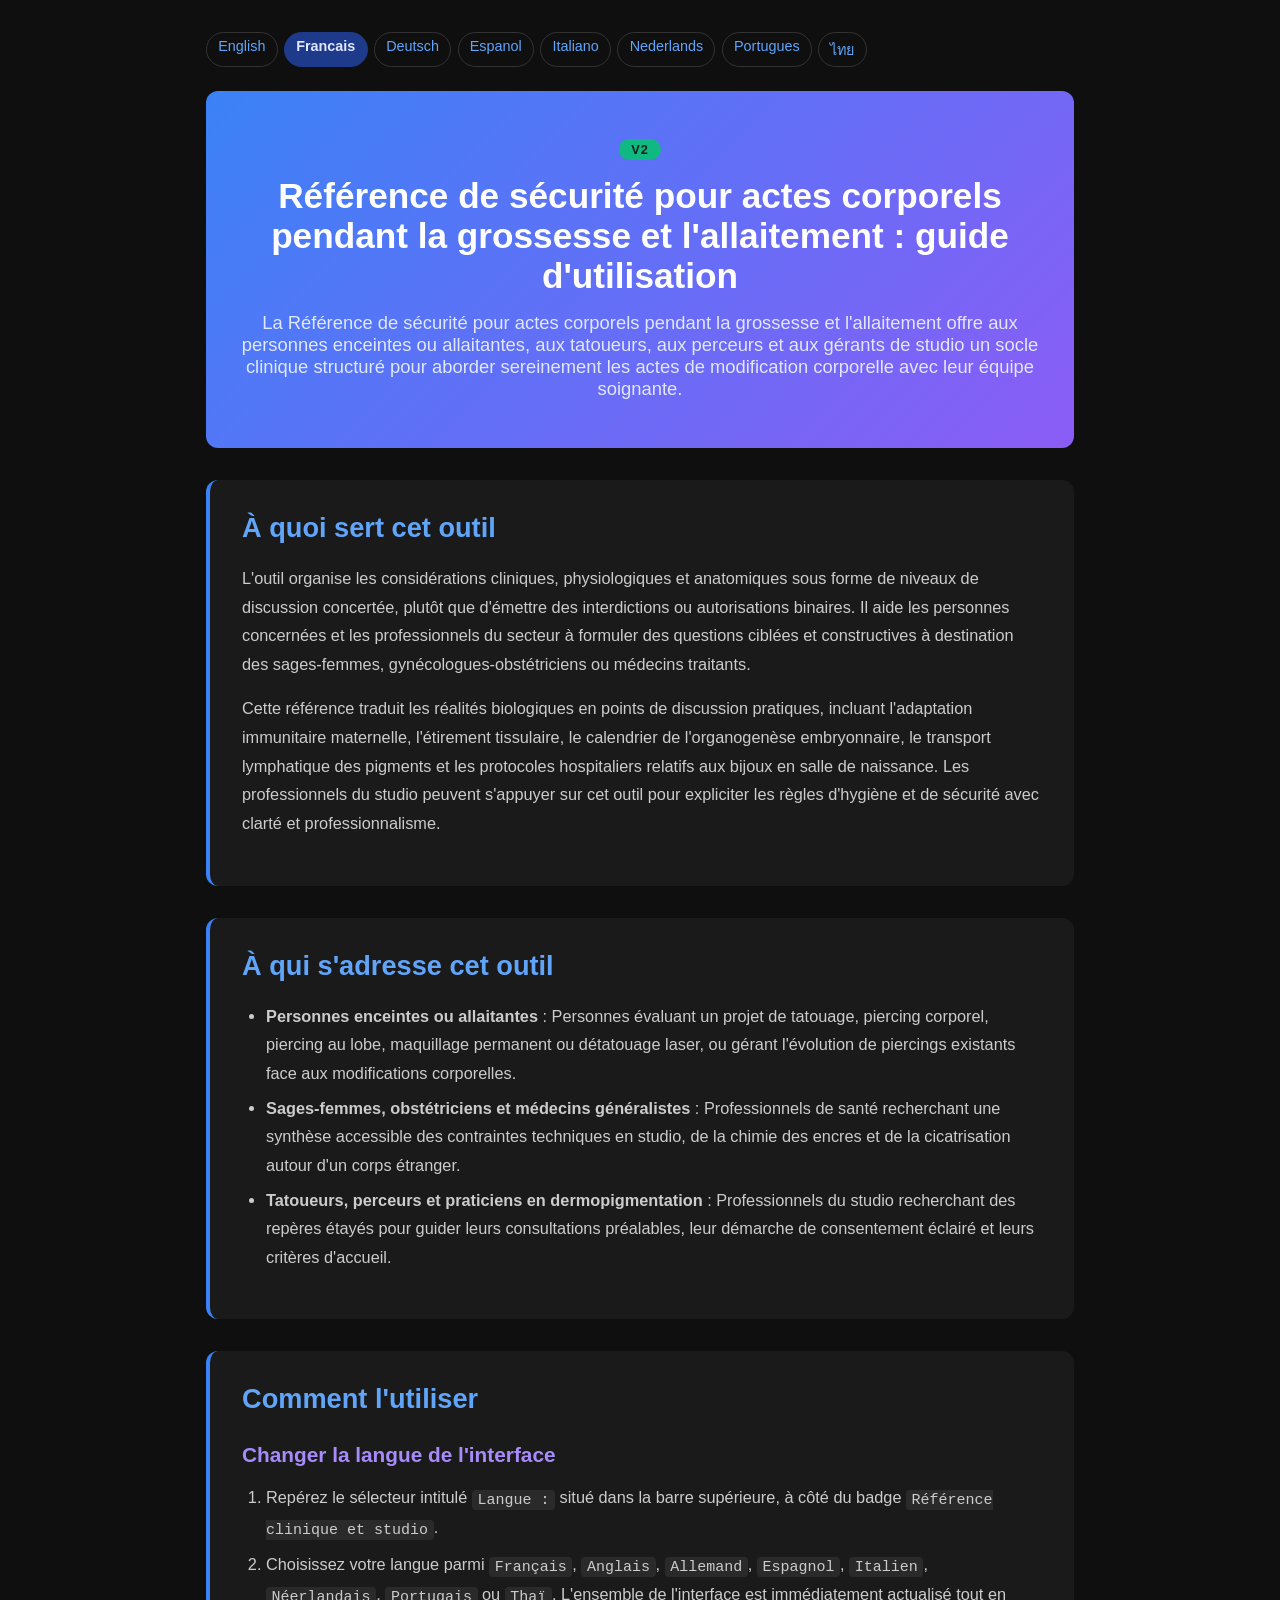
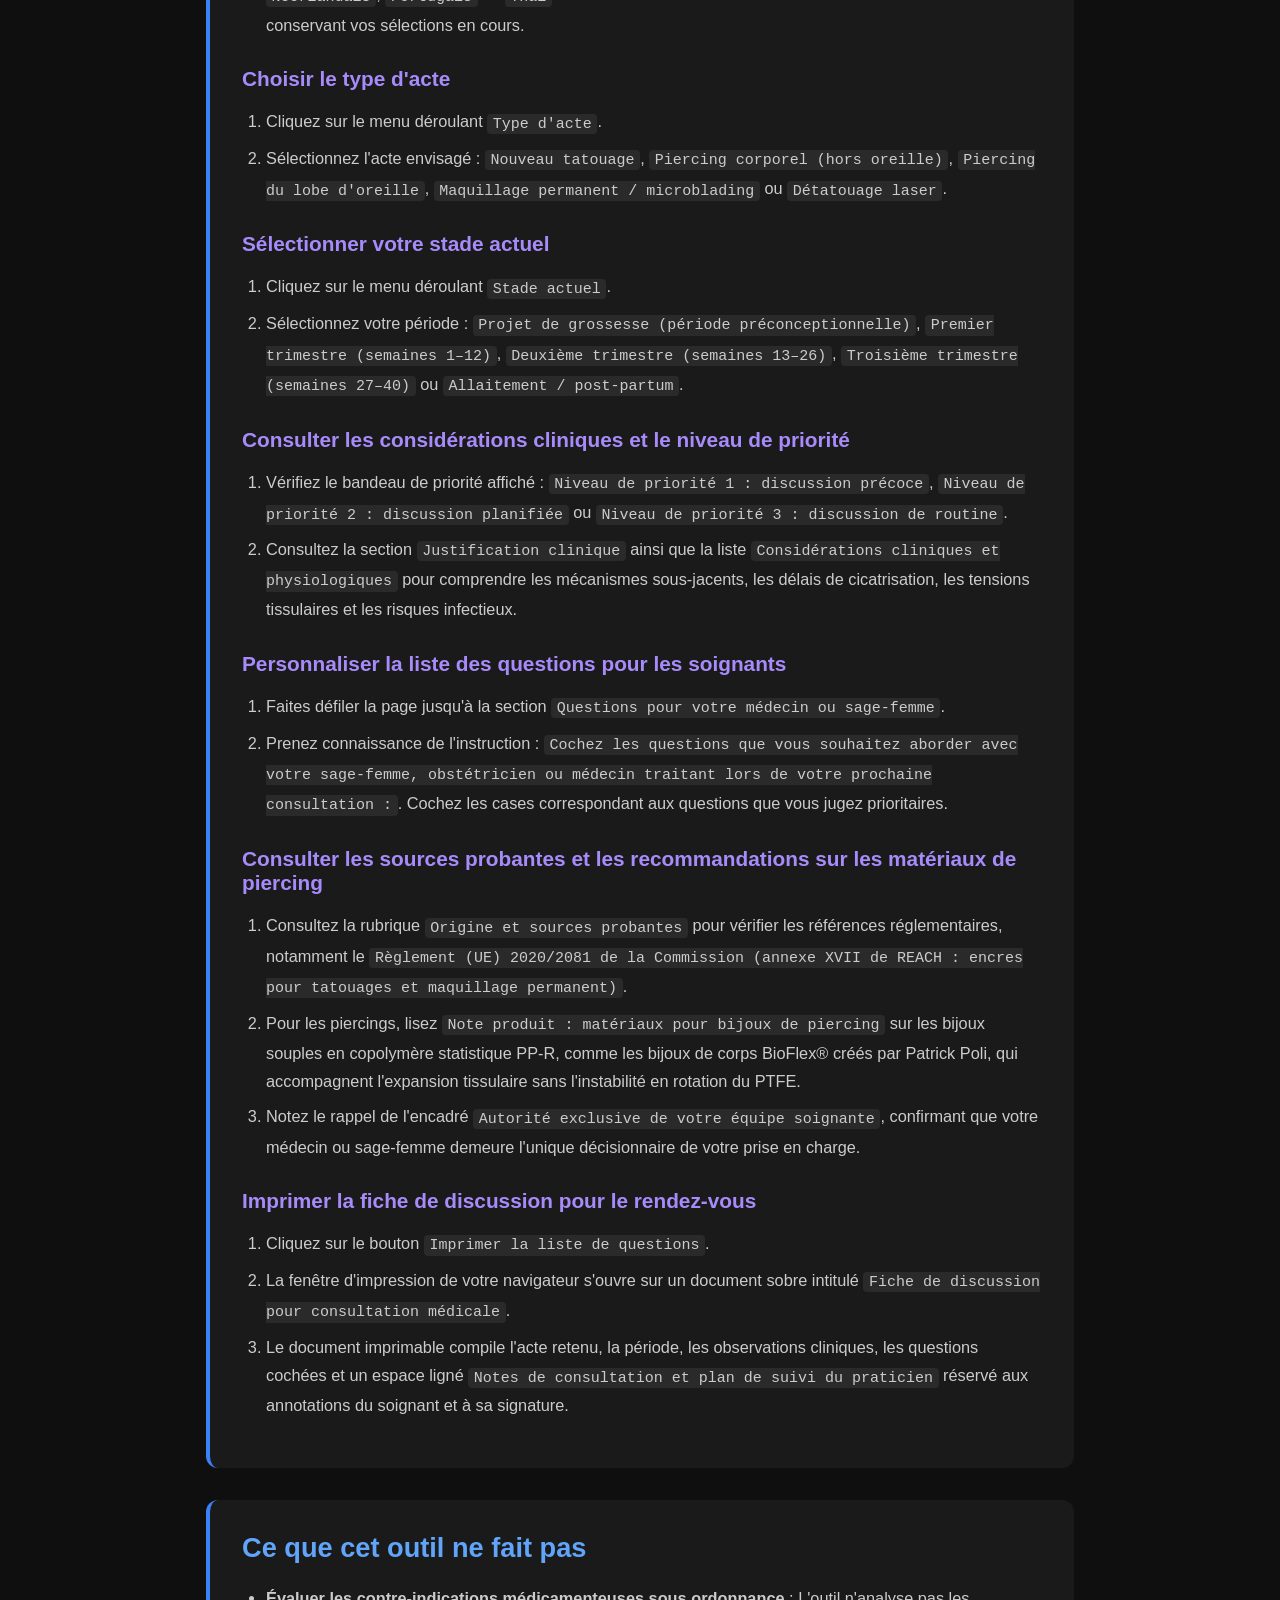
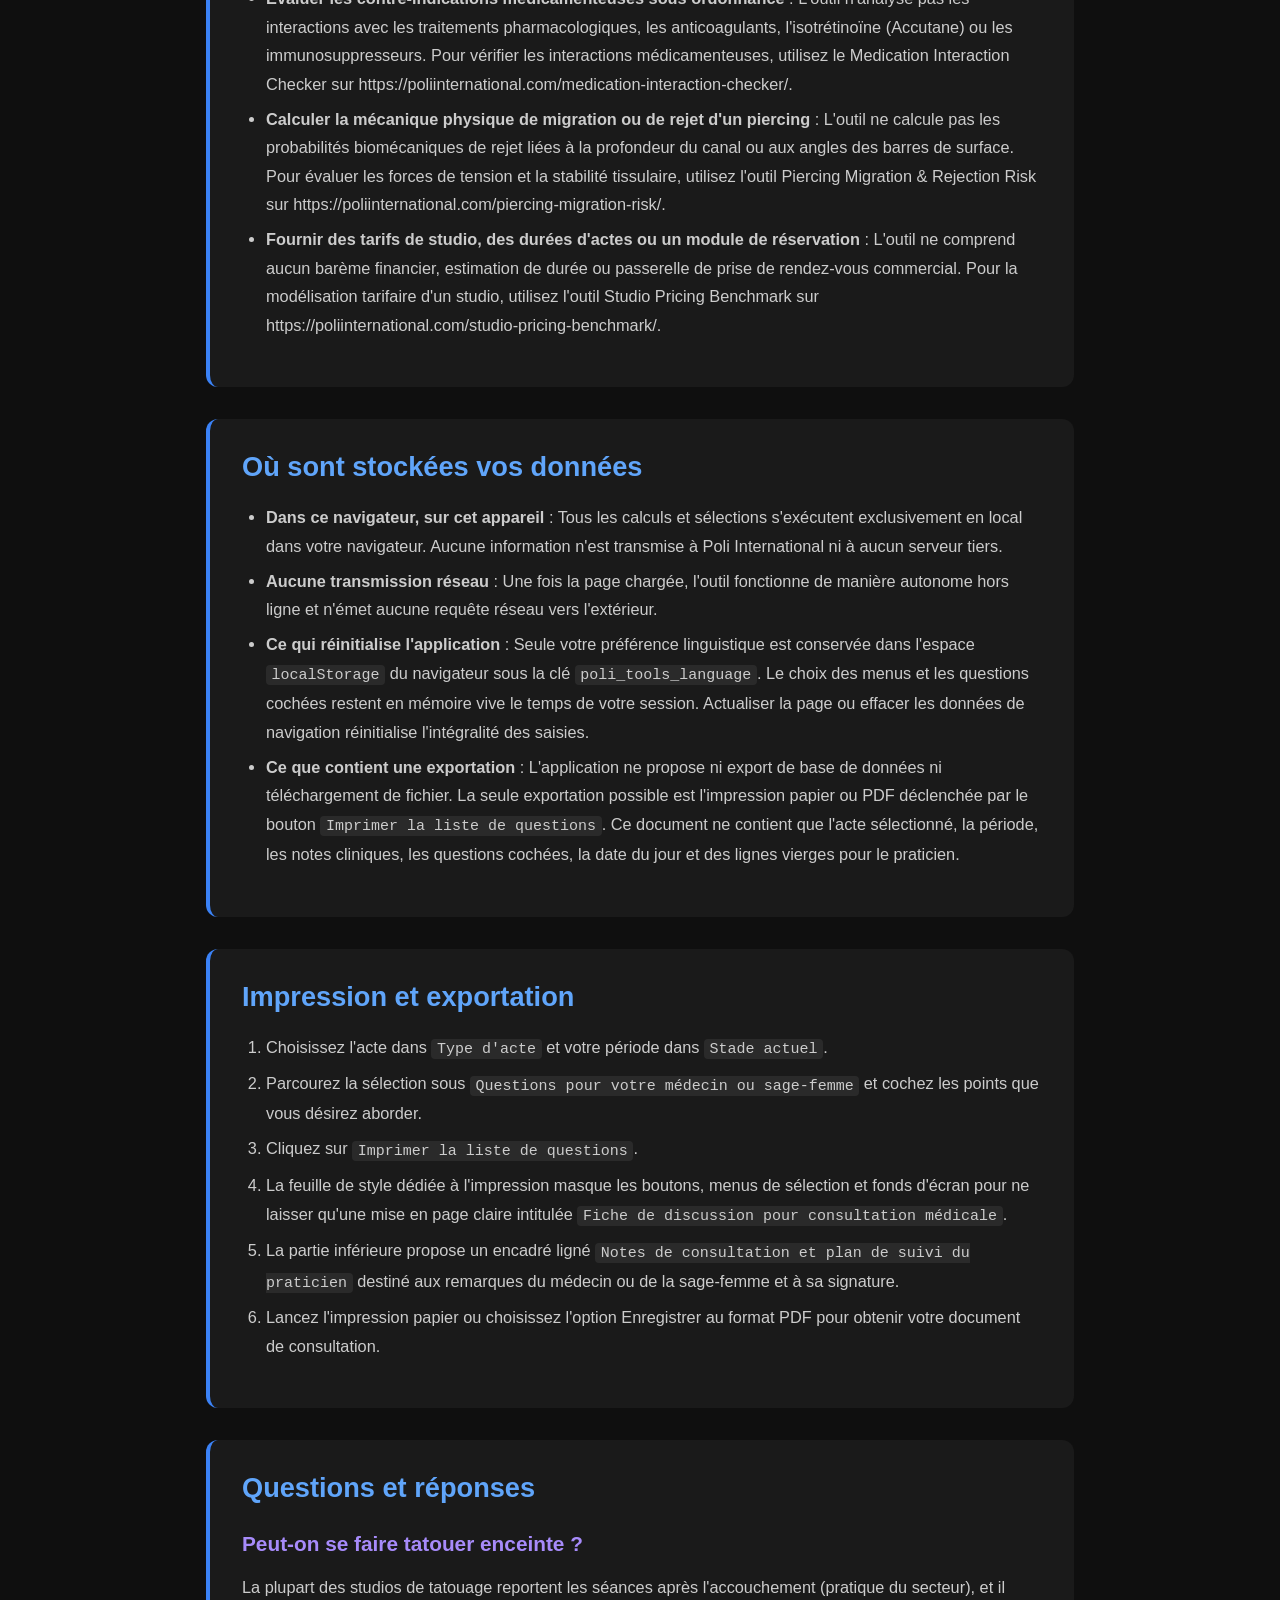
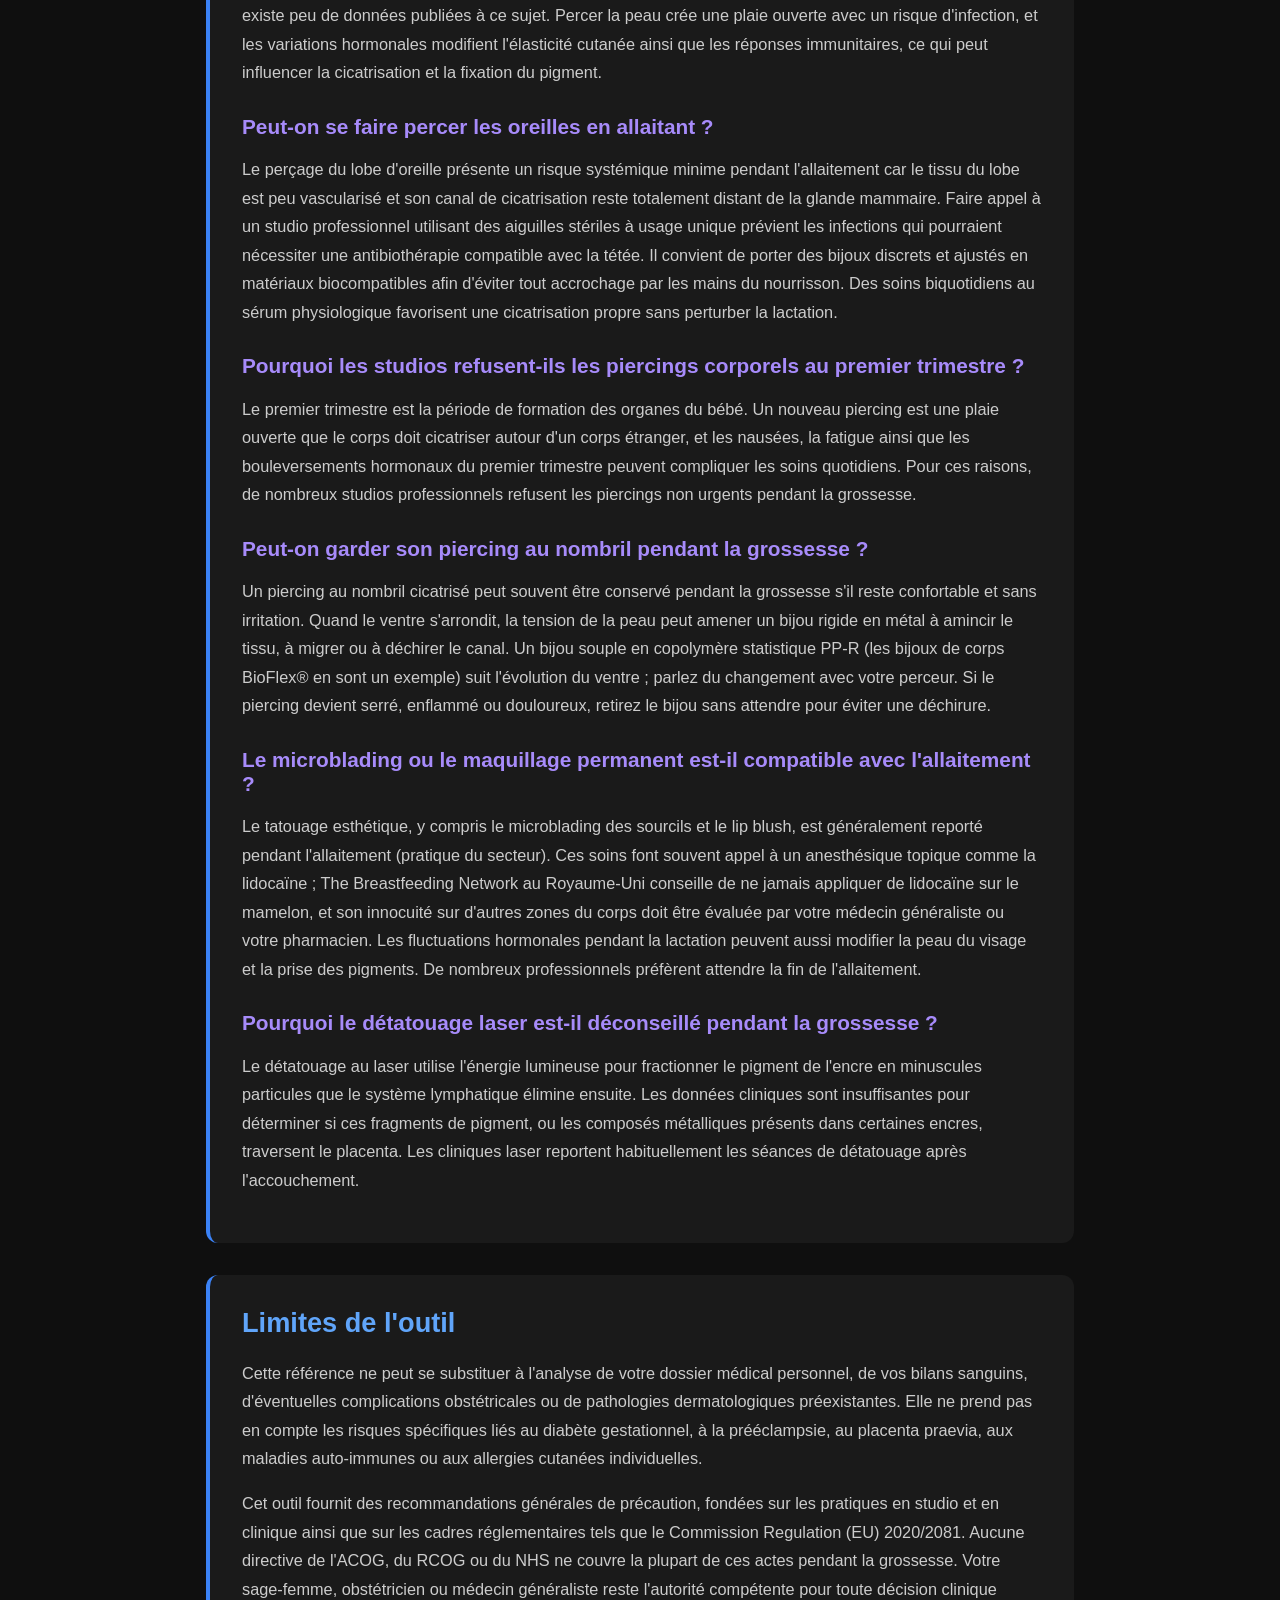
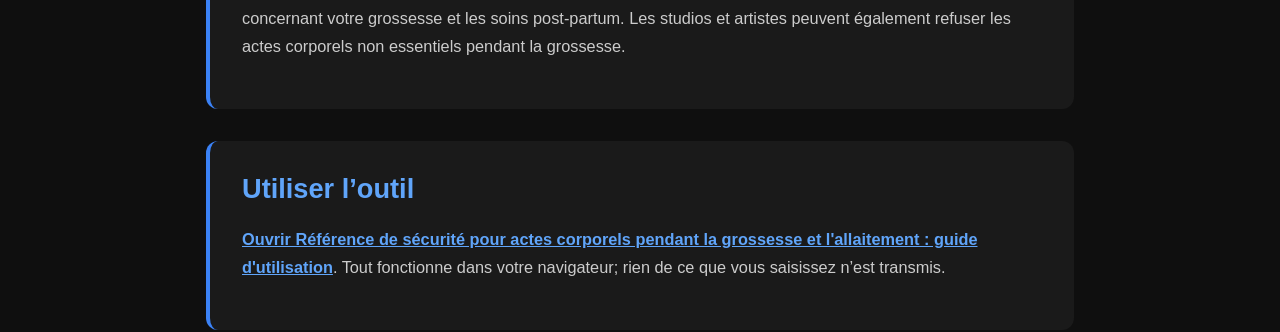
<file: documentation-fr.html>
<!DOCTYPE html>
<html lang="fr">
<head><meta name="robots" content="noindex,nofollow">
    <meta charset="UTF-8">
    <meta name="viewport" content="width=device-width, initial-scale=1.0">
    <title>Référence de sécurité pour actes corporels pendant la grossesse et l'allaitement : guide d'utilisation Documentation | Poli International</title>
    <meta name="description" content="La Référence de sécurité pour actes corporels pendant la grossesse et l'allaitement offre aux personnes enceintes ou allaitantes, aux tatoueurs, aux perceurs et aux gérants de studio un socle clinique structuré pour aborder sereinement les actes de modification corporelle avec leur équipe soignante.">
    <link rel="canonical" href="https://poliinternational.com/pregnancy-piercing-safety/">
    <style>
        body { background: #0f0f0f; color: #fff; font-family: -apple-system, BlinkMacSystemFont, "Segoe UI", Roboto, sans-serif; margin: 0; padding: 0; }
        body.in-iframe .doc-hero h1 { display: none; }
        * { box-sizing: border-box; }
        .entry-content { max-width: 900px; margin: 0 auto; padding: 2rem 1rem; }
        .doc-hero { background: linear-gradient(135deg, #3B82F6, #8B5CF6); padding: 3rem 2rem; text-align: center; border-radius: 0.75rem; margin-bottom: 2rem; }
        .doc-hero h1 { font-size: 2.2rem; margin: 0 0 1rem; font-weight: 700; }
        .doc-hero p { font-size: 1.15rem; color: #E0E7FF; margin: 0; }
        .doc-hero .v2 { display: inline-block; margin-bottom: 1rem; padding: 0.2rem 0.75rem; border-radius: 999px; background: #10B981; color: #04241a; font-weight: 800; font-size: 0.8rem; letter-spacing: 0.08em; }
        .doc-section { margin: 2rem 0; padding: 2rem; background: #1a1a1a; border-radius: 0.75rem; border-left: 4px solid #3B82F6; }
        .doc-section h2 { color: #60A5FA; font-size: 1.7rem; margin: 0 0 1.25rem; font-weight: 600; }
        .doc-section h3 { color: #A78BFA; font-size: 1.3rem; margin: 1.75rem 0 0.75rem; font-weight: 600; }
        .doc-section p, .doc-section li { color: #ccc; line-height: 1.75; font-size: 1.02rem; }
        .doc-section ul, .doc-section ol { padding-left: 1.5rem; }
        .doc-section li { margin: 0.4rem 0; }
        .doc-section code { background: #2a2a2a; padding: 0.1rem 0.35rem; border-radius: 0.25rem; font-size: 0.92em; }
        .doc-section a { color: #60A5FA; font-weight: 600; }
        .highlight-box { background: linear-gradient(135deg, #1E3A8A, #4C1D95); padding: 1.25rem 1.5rem; border-radius: 0.5rem; margin: 1.5rem 0; border-left: 4px solid #10B981; }
        .highlight-box p { color: #E0E7FF; margin: 0; }
        table { width: 100%; border-collapse: collapse; margin: 1.5rem 0; }
        th, td { padding: 0.75rem; text-align: left; border: 1px solid #333; vertical-align: top; }
        th { background: #2a2a2a; color: #60A5FA; }
        td { color: #ccc; }
        .doc-langs { display: flex; flex-wrap: wrap; gap: 0.4rem; margin: 0 0 1.5rem; font-size: 0.9rem; }
        .doc-langs a, .doc-langs span { padding: 0.3rem 0.7rem; border-radius: 999px; border: 1px solid #333; text-decoration: none; }
        .doc-langs a { color: #60A5FA; }
        .doc-langs span { background: #1E3A8A; color: #E0E7FF; border-color: #1E3A8A; font-weight: 700; }
    </style>
</head>
<body>
<script>if (window.self !== window.top) document.body.classList.add('in-iframe');</script>
    <div class="entry-content">
        <nav class="doc-langs" aria-label="Documentation language"><a lang="en" href="documentation.html">English</a><span lang="fr">Francais</span><a lang="de" href="documentation-de.html">Deutsch</a><a lang="es" href="documentation-es.html">Espanol</a><a lang="it" href="documentation-it.html">Italiano</a><a lang="nl" href="documentation-nl.html">Nederlands</a><a lang="pt" href="documentation-pt.html">Portugues</a><a lang="th" href="documentation-th.html">ไทย</a></nav>
        <div class="doc-hero">
            <span class="v2">V2</span>
            <h1>Référence de sécurité pour actes corporels pendant la grossesse et l'allaitement : guide d'utilisation</h1>
            <p>La Référence de sécurité pour actes corporels pendant la grossesse et l'allaitement offre aux personnes enceintes ou allaitantes, aux tatoueurs, aux perceurs et aux gérants de studio un socle clinique structuré pour aborder sereinement les actes de modification corporelle avec leur équipe soignante.</p>
        </div>
        <div class="doc-section">
        <h2>À quoi sert cet outil</h2>
        <p>L'outil organise les considérations cliniques, physiologiques et anatomiques sous forme de niveaux de discussion concertée, plutôt que d'émettre des interdictions ou autorisations binaires. Il aide les personnes concernées et les professionnels du secteur à formuler des questions ciblées et constructives à destination des sages-femmes, gynécologues-obstétriciens ou médecins traitants.</p>
        <p>Cette référence traduit les réalités biologiques en points de discussion pratiques, incluant l'adaptation immunitaire maternelle, l'étirement tissulaire, le calendrier de l'organogenèse embryonnaire, le transport lymphatique des pigments et les protocoles hospitaliers relatifs aux bijoux en salle de naissance. Les professionnels du studio peuvent s'appuyer sur cet outil pour expliciter les règles d'hygiène et de sécurité avec clarté et professionnalisme.</p>
        </div>
        <div class="doc-section">
        <h2>À qui s'adresse cet outil</h2>
        <ul>
        <li><strong>Personnes enceintes ou allaitantes</strong> : Personnes évaluant un projet de tatouage, piercing corporel, piercing au lobe, maquillage permanent ou détatouage laser, ou gérant l'évolution de piercings existants face aux modifications corporelles.</li>
        <li><strong>Sages-femmes, obstétriciens et médecins généralistes</strong> : Professionnels de santé recherchant une synthèse accessible des contraintes techniques en studio, de la chimie des encres et de la cicatrisation autour d'un corps étranger.</li>
        <li><strong>Tatoueurs, perceurs et praticiens en dermopigmentation</strong> : Professionnels du studio recherchant des repères étayés pour guider leurs consultations préalables, leur démarche de consentement éclairé et leurs critères d'accueil.</li>
        </ul>
        </div>
        <div class="doc-section">
        <h2>Comment l'utiliser</h2>
        <h3>Changer la langue de l'interface</h3>
        <ol>
        <li>Repérez le sélecteur intitulé <code>Langue :</code> situé dans la barre supérieure, à côté du badge <code>Référence clinique et studio</code>.</li>
        <li>Choisissez votre langue parmi <code>Français</code>, <code>Anglais</code>, <code>Allemand</code>, <code>Espagnol</code>, <code>Italien</code>, <code>Néerlandais</code>, <code>Portugais</code> ou <code>Thaï</code>. L'ensemble de l'interface est immédiatement actualisé tout en conservant vos sélections en cours.</li>
        </ol>
        <h3>Choisir le type d'acte</h3>
        <ol>
        <li>Cliquez sur le menu déroulant <code>Type d'acte</code>.</li>
        <li>Sélectionnez l'acte envisagé : <code>Nouveau tatouage</code>, <code>Piercing corporel (hors oreille)</code>, <code>Piercing du lobe d'oreille</code>, <code>Maquillage permanent / microblading</code> ou <code>Détatouage laser</code>.</li>
        </ol>
        <h3>Sélectionner votre stade actuel</h3>
        <ol>
        <li>Cliquez sur le menu déroulant <code>Stade actuel</code>.</li>
        <li>Sélectionnez votre période : <code>Projet de grossesse (période préconceptionnelle)</code>, <code>Premier trimestre (semaines 1–12)</code>, <code>Deuxième trimestre (semaines 13–26)</code>, <code>Troisième trimestre (semaines 27–40)</code> ou <code>Allaitement / post-partum</code>.</li>
        </ol>
        <h3>Consulter les considérations cliniques et le niveau de priorité</h3>
        <ol>
        <li>Vérifiez le bandeau de priorité affiché : <code>Niveau de priorité 1 : discussion précoce</code>, <code>Niveau de priorité 2 : discussion planifiée</code> ou <code>Niveau de priorité 3 : discussion de routine</code>.</li>
        <li>Consultez la section <code>Justification clinique</code> ainsi que la liste <code>Considérations cliniques et physiologiques</code> pour comprendre les mécanismes sous-jacents, les délais de cicatrisation, les tensions tissulaires et les risques infectieux.</li>
        </ol>
        <h3>Personnaliser la liste des questions pour les soignants</h3>
        <ol>
        <li>Faites défiler la page jusqu'à la section <code>Questions pour votre médecin ou sage-femme</code>.</li>
        <li>Prenez connaissance de l'instruction : <code>Cochez les questions que vous souhaitez aborder avec votre sage-femme, obstétricien ou médecin traitant lors de votre prochaine consultation :</code>. Cochez les cases correspondant aux questions que vous jugez prioritaires.</li>
        </ol>
        <h3>Consulter les sources probantes et les recommandations sur les matériaux de piercing</h3>
        <ol>
        <li>Consultez la rubrique <code>Origine et sources probantes</code> pour vérifier les références réglementaires, notamment le <code>Règlement (UE) 2020/2081 de la Commission (annexe XVII de REACH : encres pour tatouages et maquillage permanent)</code>.</li>
        <li>Pour les piercings, lisez <code>Note produit : matériaux pour bijoux de piercing</code> sur les bijoux souples en copolymère statistique PP-R, comme les bijoux de corps BioFlex® créés par Patrick Poli, qui accompagnent l'expansion tissulaire sans l'instabilité en rotation du PTFE.</li>
        <li>Notez le rappel de l'encadré <code>Autorité exclusive de votre équipe soignante</code>, confirmant que votre médecin ou sage-femme demeure l'unique décisionnaire de votre prise en charge.</li>
        </ol>
        <h3>Imprimer la fiche de discussion pour le rendez-vous</h3>
        <ol>
        <li>Cliquez sur le bouton <code>Imprimer la liste de questions</code>.</li>
        <li>La fenêtre d'impression de votre navigateur s'ouvre sur un document sobre intitulé <code>Fiche de discussion pour consultation médicale</code>.</li>
        <li>Le document imprimable compile l'acte retenu, la période, les observations cliniques, les questions cochées et un espace ligné <code>Notes de consultation et plan de suivi du praticien</code> réservé aux annotations du soignant et à sa signature.</li>
        </ol>
        </div>
        <div class="doc-section">
        <h2>Ce que cet outil ne fait pas</h2>
        <ul>
        <li><strong>Évaluer les contre-indications médicamenteuses sous ordonnance</strong> : L'outil n'analyse pas les interactions avec les traitements pharmacologiques, les anticoagulants, l'isotrétinoïne (Accutane) ou les immunosuppresseurs. Pour vérifier les interactions médicamenteuses, utilisez le Medication Interaction Checker sur https://poliinternational.com/medication-interaction-checker/.</li>
        <li><strong>Calculer la mécanique physique de migration ou de rejet d'un piercing</strong> : L'outil ne calcule pas les probabilités biomécaniques de rejet liées à la profondeur du canal ou aux angles des barres de surface. Pour évaluer les forces de tension et la stabilité tissulaire, utilisez l'outil Piercing Migration &amp; Rejection Risk sur https://poliinternational.com/piercing-migration-risk/.</li>
        <li><strong>Fournir des tarifs de studio, des durées d'actes ou un module de réservation</strong> : L'outil ne comprend aucun barème financier, estimation de durée ou passerelle de prise de rendez-vous commercial. Pour la modélisation tarifaire d'un studio, utilisez l'outil Studio Pricing Benchmark sur https://poliinternational.com/studio-pricing-benchmark/.</li>
        </ul>
        </div>
        <div class="doc-section">
        <h2>Où sont stockées vos données</h2>
        <ul>
        <li><strong>Dans ce navigateur, sur cet appareil</strong> : Tous les calculs et sélections s'exécutent exclusivement en local dans votre navigateur. Aucune information n'est transmise à Poli International ni à aucun serveur tiers.</li>
        <li><strong>Aucune transmission réseau</strong> : Une fois la page chargée, l'outil fonctionne de manière autonome hors ligne et n'émet aucune requête réseau vers l'extérieur.</li>
        <li><strong>Ce qui réinitialise l'application</strong> : Seule votre préférence linguistique est conservée dans l'espace <code>localStorage</code> du navigateur sous la clé <code>poli_tools_language</code>. Le choix des menus et les questions cochées restent en mémoire vive le temps de votre session. Actualiser la page ou effacer les données de navigation réinitialise l'intégralité des saisies.</li>
        <li><strong>Ce que contient une exportation</strong> : L'application ne propose ni export de base de données ni téléchargement de fichier. La seule exportation possible est l'impression papier ou PDF déclenchée par le bouton <code>Imprimer la liste de questions</code>. Ce document ne contient que l'acte sélectionné, la période, les notes cliniques, les questions cochées, la date du jour et des lignes vierges pour le praticien.</li>
        </ul>
        </div>
        <div class="doc-section">
        <h2>Impression et exportation</h2>
        <ol>
        <li>Choisissez l'acte dans <code>Type d'acte</code> et votre période dans <code>Stade actuel</code>.</li>
        <li>Parcourez la sélection sous <code>Questions pour votre médecin ou sage-femme</code> et cochez les points que vous désirez aborder.</li>
        <li>Cliquez sur <code>Imprimer la liste de questions</code>.</li>
        <li>La feuille de style dédiée à l'impression masque les boutons, menus de sélection et fonds d'écran pour ne laisser qu'une mise en page claire intitulée <code>Fiche de discussion pour consultation médicale</code>.</li>
        <li>La partie inférieure propose un encadré ligné <code>Notes de consultation et plan de suivi du praticien</code> destiné aux remarques du médecin ou de la sage-femme et à sa signature.</li>
        <li>Lancez l'impression papier ou choisissez l'option Enregistrer au format PDF pour obtenir votre document de consultation.</li>
        </ol>
        </div>
        <div class="doc-section">
        <h2>Questions et réponses</h2>
        <h3>Peut-on se faire tatouer enceinte ?</h3>
        <p>La plupart des studios de tatouage reportent les séances après l'accouchement (pratique du secteur), et il existe peu de données publiées à ce sujet. Percer la peau crée une plaie ouverte avec un risque d'infection, et les variations hormonales modifient l'élasticité cutanée ainsi que les réponses immunitaires, ce qui peut influencer la cicatrisation et la fixation du pigment.</p>
        <h3>Peut-on se faire percer les oreilles en allaitant ?</h3>
        <p>Le perçage du lobe d'oreille présente un risque systémique minime pendant l'allaitement car le tissu du lobe est peu vascularisé et son canal de cicatrisation reste totalement distant de la glande mammaire. Faire appel à un studio professionnel utilisant des aiguilles stériles à usage unique prévient les infections qui pourraient nécessiter une antibiothérapie compatible avec la tétée. Il convient de porter des bijoux discrets et ajustés en matériaux biocompatibles afin d'éviter tout accrochage par les mains du nourrisson. Des soins biquotidiens au sérum physiologique favorisent une cicatrisation propre sans perturber la lactation.</p>
        <h3>Pourquoi les studios refusent-ils les piercings corporels au premier trimestre ?</h3>
        <p>Le premier trimestre est la période de formation des organes du bébé. Un nouveau piercing est une plaie ouverte que le corps doit cicatriser autour d'un corps étranger, et les nausées, la fatigue ainsi que les bouleversements hormonaux du premier trimestre peuvent compliquer les soins quotidiens. Pour ces raisons, de nombreux studios professionnels refusent les piercings non urgents pendant la grossesse.</p>
        <h3>Peut-on garder son piercing au nombril pendant la grossesse ?</h3>
        <p>Un piercing au nombril cicatrisé peut souvent être conservé pendant la grossesse s'il reste confortable et sans irritation. Quand le ventre s'arrondit, la tension de la peau peut amener un bijou rigide en métal à amincir le tissu, à migrer ou à déchirer le canal. Un bijou souple en copolymère statistique PP-R (les bijoux de corps BioFlex® en sont un exemple) suit l'évolution du ventre ; parlez du changement avec votre perceur. Si le piercing devient serré, enflammé ou douloureux, retirez le bijou sans attendre pour éviter une déchirure.</p>
        <h3>Le microblading ou le maquillage permanent est-il compatible avec l'allaitement ?</h3>
        <p>Le tatouage esthétique, y compris le microblading des sourcils et le lip blush, est généralement reporté pendant l'allaitement (pratique du secteur). Ces soins font souvent appel à un anesthésique topique comme la lidocaïne ; The Breastfeeding Network au Royaume-Uni conseille de ne jamais appliquer de lidocaïne sur le mamelon, et son innocuité sur d'autres zones du corps doit être évaluée par votre médecin généraliste ou votre pharmacien. Les fluctuations hormonales pendant la lactation peuvent aussi modifier la peau du visage et la prise des pigments. De nombreux professionnels préfèrent attendre la fin de l'allaitement.</p>
        <h3>Pourquoi le détatouage laser est-il déconseillé pendant la grossesse ?</h3>
        <p>Le détatouage au laser utilise l'énergie lumineuse pour fractionner le pigment de l'encre en minuscules particules que le système lymphatique élimine ensuite. Les données cliniques sont insuffisantes pour déterminer si ces fragments de pigment, ou les composés métalliques présents dans certaines encres, traversent le placenta. Les cliniques laser reportent habituellement les séances de détatouage après l'accouchement.</p>
        </div>
        <div class="doc-section">
        <h2>Limites de l'outil</h2>
        <p>Cette référence ne peut se substituer à l'analyse de votre dossier médical personnel, de vos bilans sanguins, d'éventuelles complications obstétricales ou de pathologies dermatologiques préexistantes. Elle ne prend pas en compte les risques spécifiques liés au diabète gestationnel, à la prééclampsie, au placenta praevia, aux maladies auto-immunes ou aux allergies cutanées individuelles.</p>
        <p>Cet outil fournit des recommandations générales de précaution, fondées sur les pratiques en studio et en clinique ainsi que sur les cadres réglementaires tels que le Commission Regulation (EU) 2020/2081. Aucune directive de l'ACOG, du RCOG ou du NHS ne couvre la plupart de ces actes pendant la grossesse. Votre sage-femme, obstétricien ou médecin généraliste reste l'autorité compétente pour toute décision clinique concernant votre grossesse et les soins post-partum. Les studios et artistes peuvent également refuser les actes corporels non essentiels pendant la grossesse.</p>
        </div>
        <div class="doc-section">
            <h2>Utiliser l’outil</h2>
            <p><a href="https://poliinternational.com/pregnancy-piercing-safety/" target="_top">Ouvrir Référence de sécurité pour actes corporels pendant la grossesse et l'allaitement : guide d'utilisation</a>. Tout fonctionne dans votre navigateur; rien de ce que vous saisissez n’est transmis.</p>
        </div>
    </div>
</body>
</html>
</file>
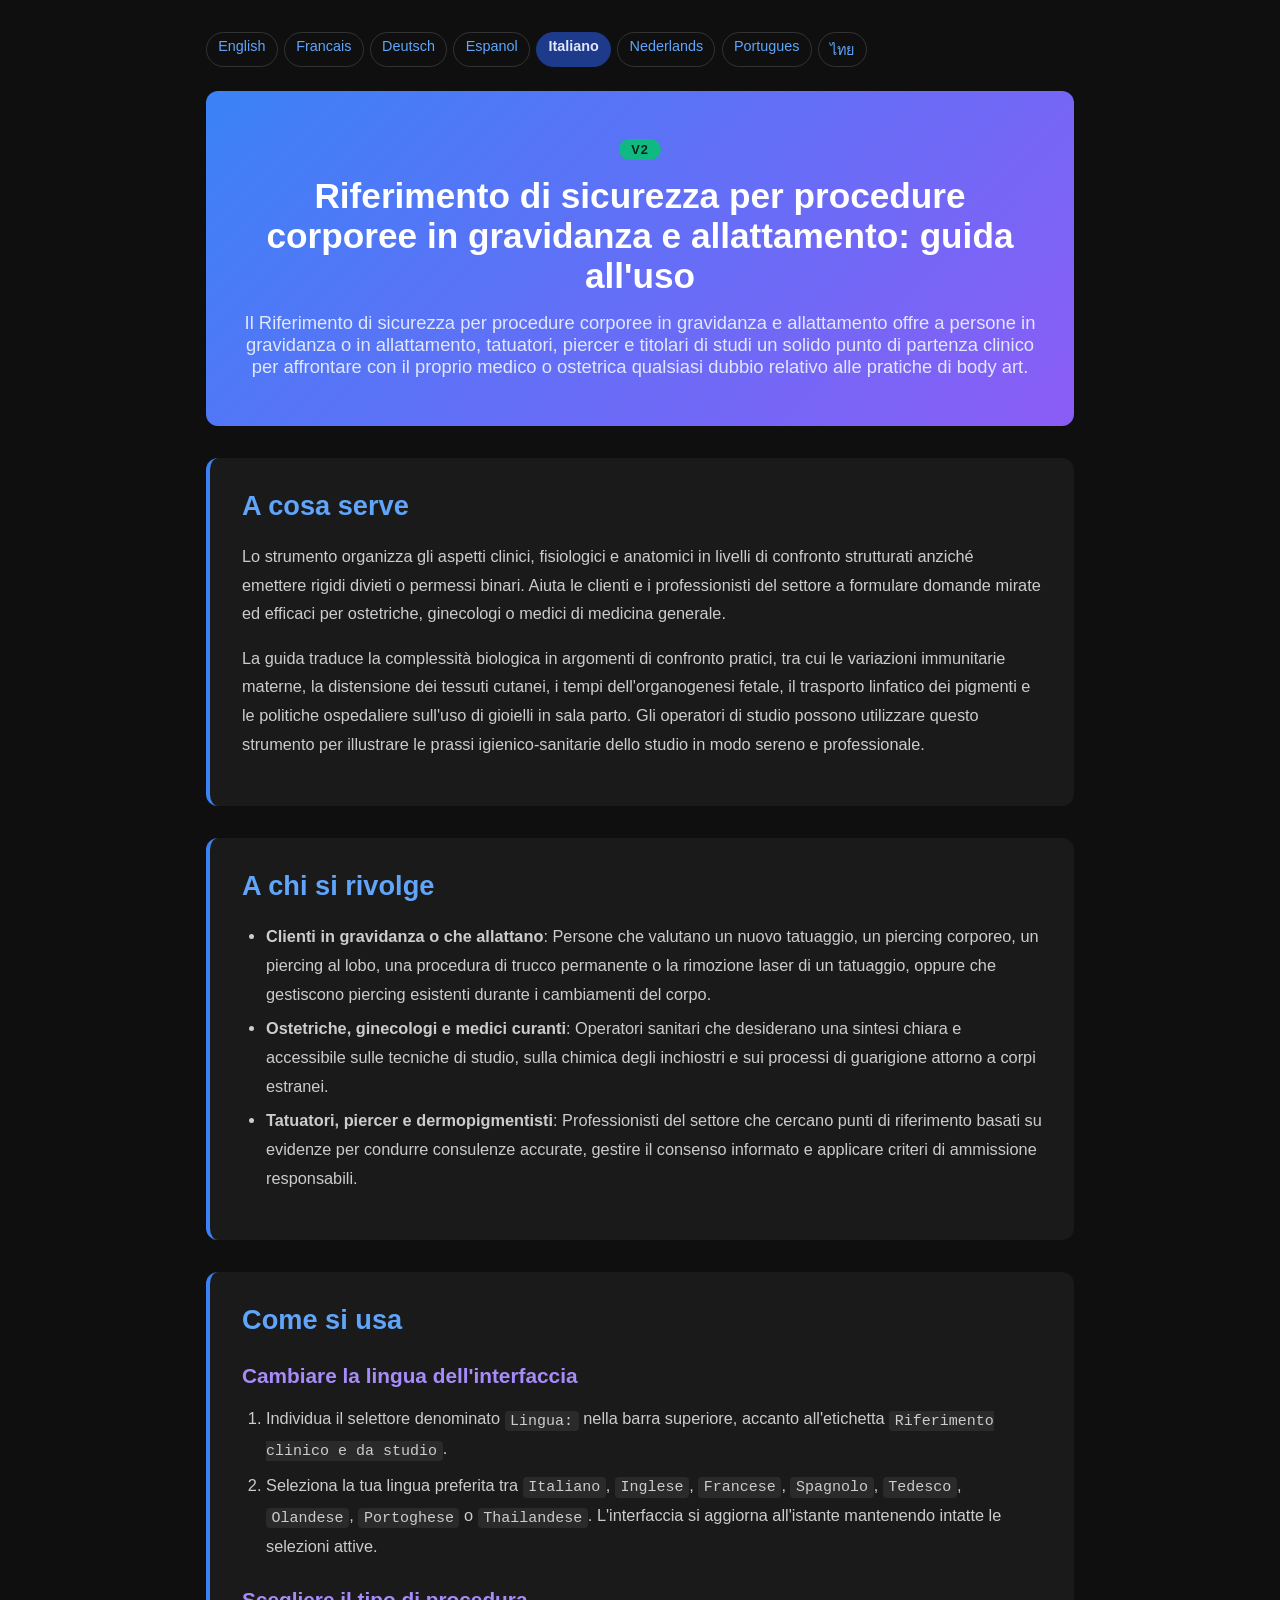
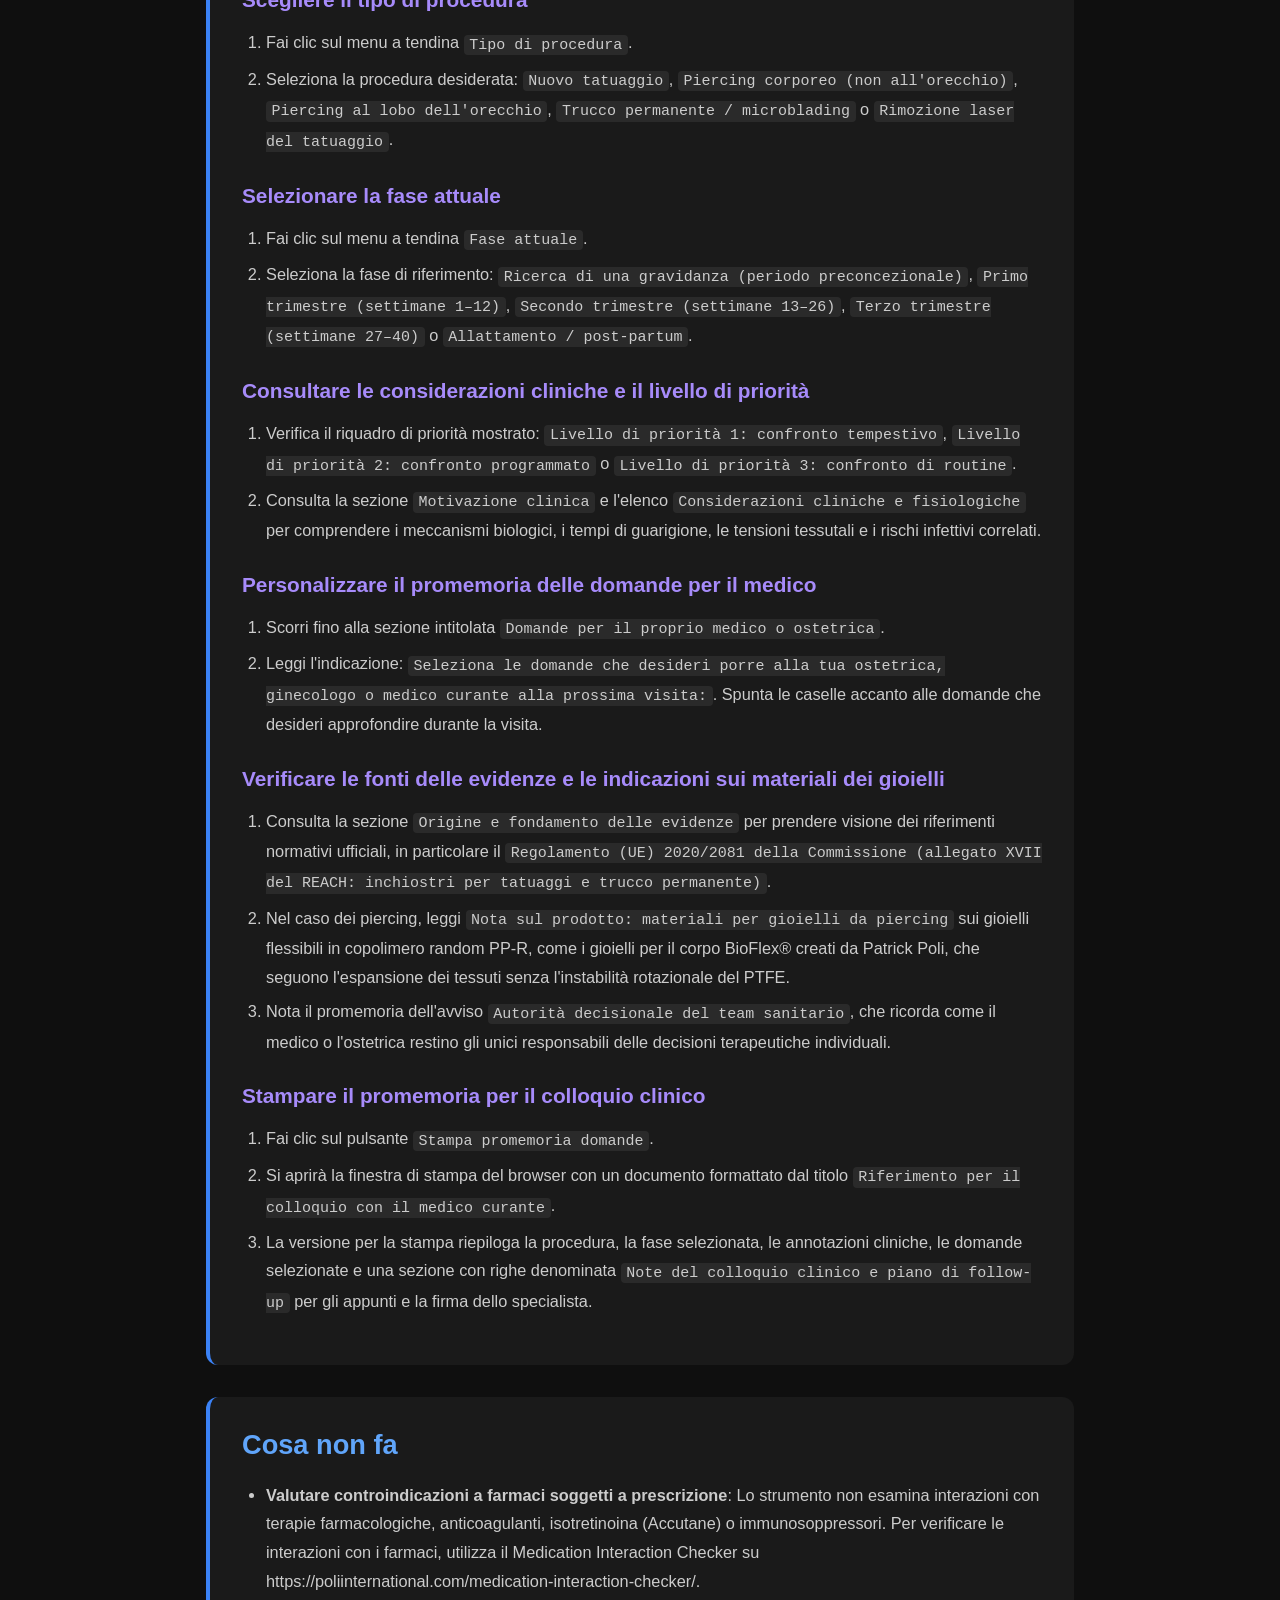
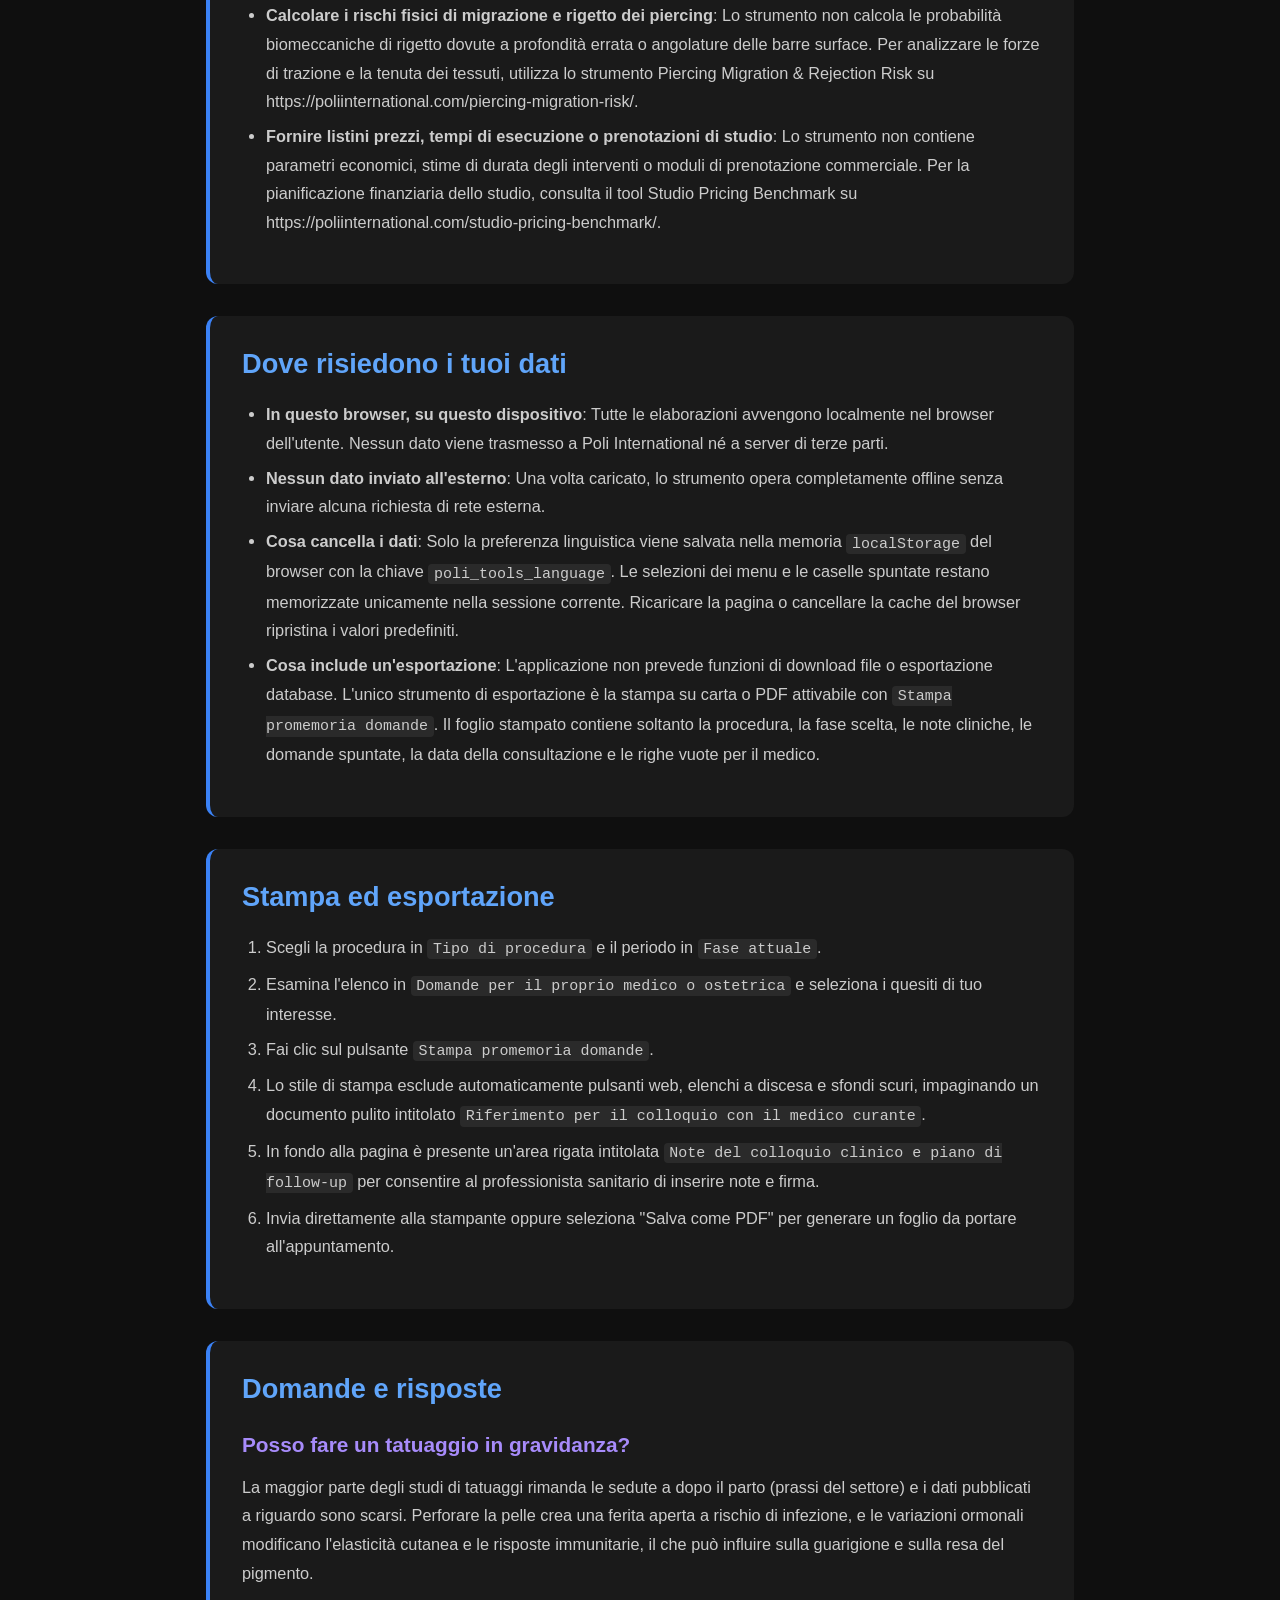
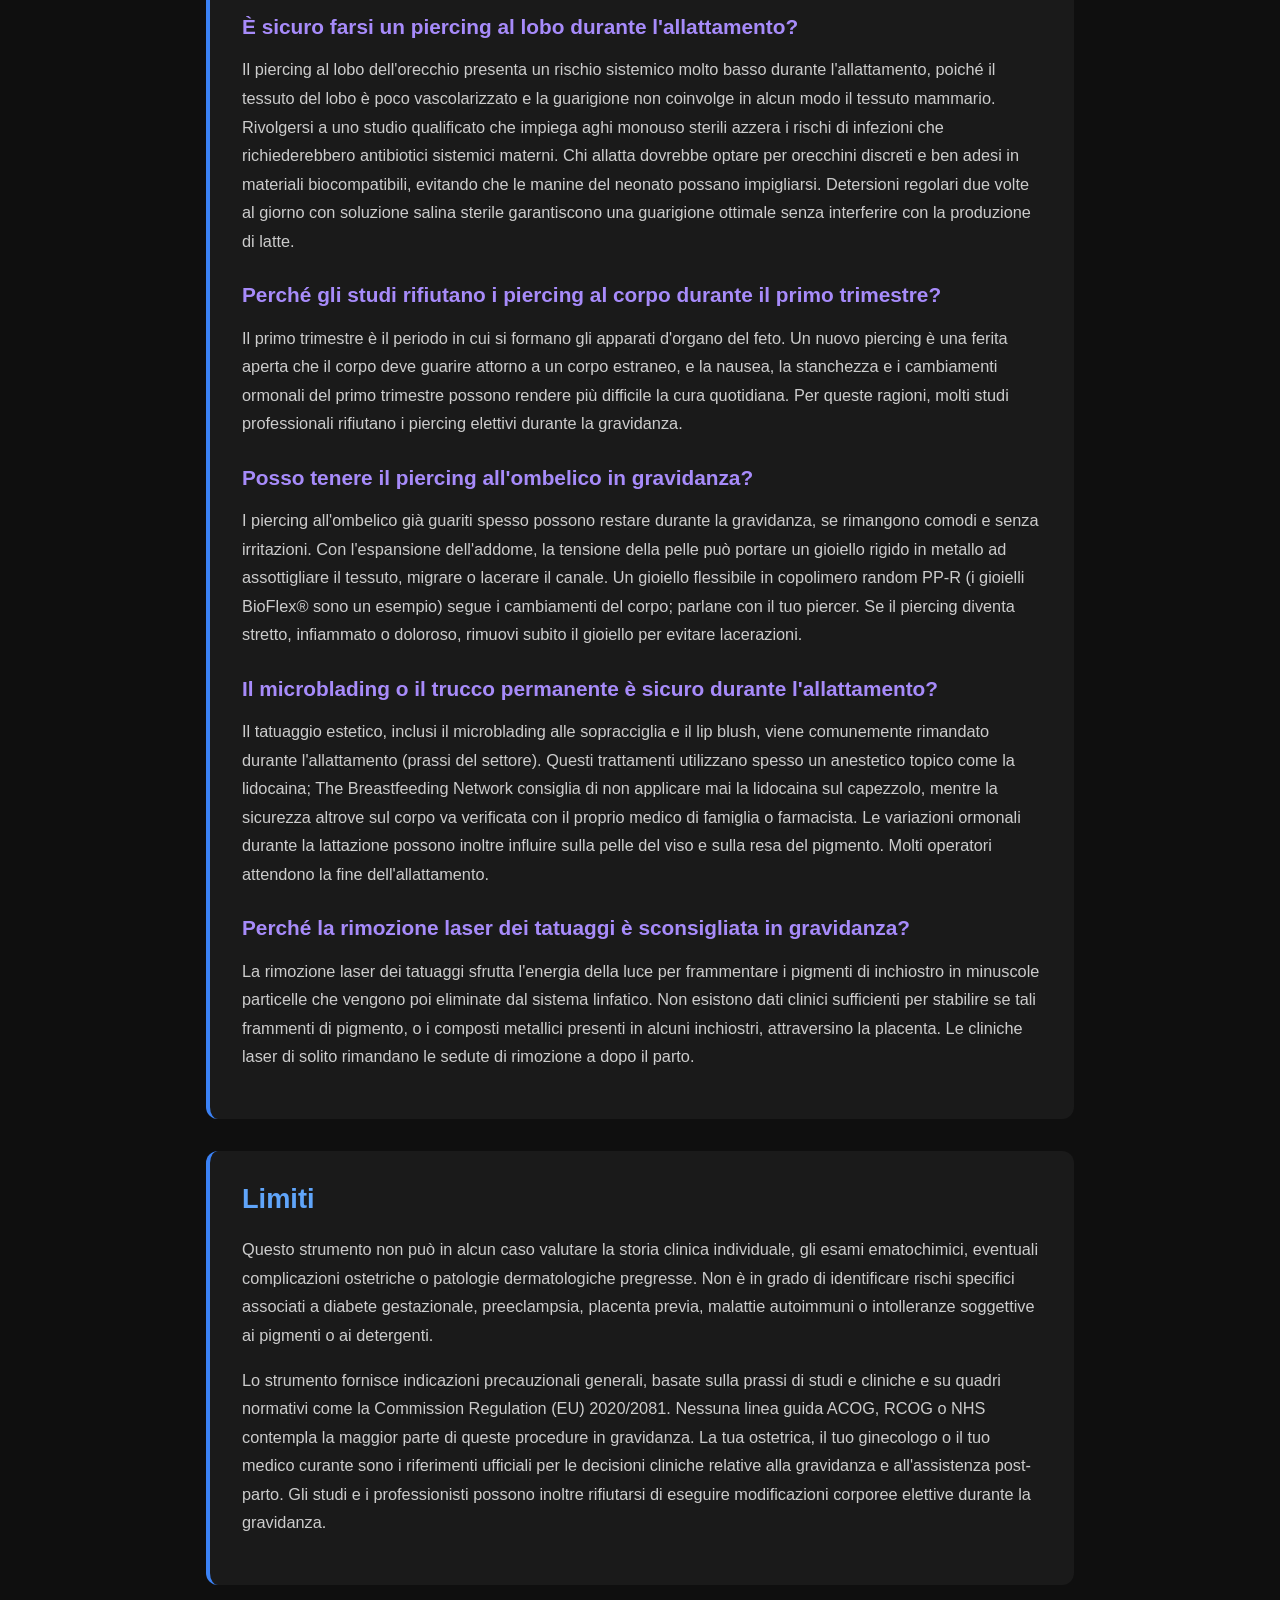
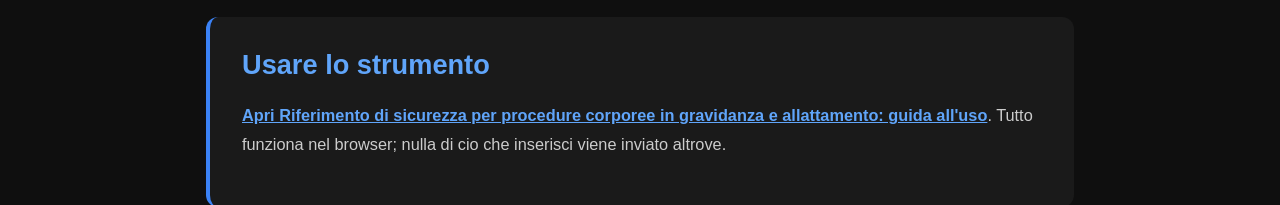
<file: documentation-it.html>
<!DOCTYPE html>
<html lang="it">
<head><meta name="robots" content="noindex,nofollow">
    <meta charset="UTF-8">
    <meta name="viewport" content="width=device-width, initial-scale=1.0">
    <title>Riferimento di sicurezza per procedure corporee in gravidanza e allattamento: guida all'uso Documentazione | Poli International</title>
    <meta name="description" content="Il Riferimento di sicurezza per procedure corporee in gravidanza e allattamento offre a persone in gravidanza o in allattamento, tatuatori, piercer e titolari di studi un solido punto di partenza clinico per affrontare con il proprio medico o ostetrica qualsiasi dubbio relativo alle pratiche di body art.">
    <link rel="canonical" href="https://poliinternational.com/pregnancy-piercing-safety/">
    <style>
        body { background: #0f0f0f; color: #fff; font-family: -apple-system, BlinkMacSystemFont, "Segoe UI", Roboto, sans-serif; margin: 0; padding: 0; }
        body.in-iframe .doc-hero h1 { display: none; }
        * { box-sizing: border-box; }
        .entry-content { max-width: 900px; margin: 0 auto; padding: 2rem 1rem; }
        .doc-hero { background: linear-gradient(135deg, #3B82F6, #8B5CF6); padding: 3rem 2rem; text-align: center; border-radius: 0.75rem; margin-bottom: 2rem; }
        .doc-hero h1 { font-size: 2.2rem; margin: 0 0 1rem; font-weight: 700; }
        .doc-hero p { font-size: 1.15rem; color: #E0E7FF; margin: 0; }
        .doc-hero .v2 { display: inline-block; margin-bottom: 1rem; padding: 0.2rem 0.75rem; border-radius: 999px; background: #10B981; color: #04241a; font-weight: 800; font-size: 0.8rem; letter-spacing: 0.08em; }
        .doc-section { margin: 2rem 0; padding: 2rem; background: #1a1a1a; border-radius: 0.75rem; border-left: 4px solid #3B82F6; }
        .doc-section h2 { color: #60A5FA; font-size: 1.7rem; margin: 0 0 1.25rem; font-weight: 600; }
        .doc-section h3 { color: #A78BFA; font-size: 1.3rem; margin: 1.75rem 0 0.75rem; font-weight: 600; }
        .doc-section p, .doc-section li { color: #ccc; line-height: 1.75; font-size: 1.02rem; }
        .doc-section ul, .doc-section ol { padding-left: 1.5rem; }
        .doc-section li { margin: 0.4rem 0; }
        .doc-section code { background: #2a2a2a; padding: 0.1rem 0.35rem; border-radius: 0.25rem; font-size: 0.92em; }
        .doc-section a { color: #60A5FA; font-weight: 600; }
        .highlight-box { background: linear-gradient(135deg, #1E3A8A, #4C1D95); padding: 1.25rem 1.5rem; border-radius: 0.5rem; margin: 1.5rem 0; border-left: 4px solid #10B981; }
        .highlight-box p { color: #E0E7FF; margin: 0; }
        table { width: 100%; border-collapse: collapse; margin: 1.5rem 0; }
        th, td { padding: 0.75rem; text-align: left; border: 1px solid #333; vertical-align: top; }
        th { background: #2a2a2a; color: #60A5FA; }
        td { color: #ccc; }
        .doc-langs { display: flex; flex-wrap: wrap; gap: 0.4rem; margin: 0 0 1.5rem; font-size: 0.9rem; }
        .doc-langs a, .doc-langs span { padding: 0.3rem 0.7rem; border-radius: 999px; border: 1px solid #333; text-decoration: none; }
        .doc-langs a { color: #60A5FA; }
        .doc-langs span { background: #1E3A8A; color: #E0E7FF; border-color: #1E3A8A; font-weight: 700; }
    </style>
</head>
<body>
<script>if (window.self !== window.top) document.body.classList.add('in-iframe');</script>
    <div class="entry-content">
        <nav class="doc-langs" aria-label="Documentation language"><a lang="en" href="documentation.html">English</a><a lang="fr" href="documentation-fr.html">Francais</a><a lang="de" href="documentation-de.html">Deutsch</a><a lang="es" href="documentation-es.html">Espanol</a><span lang="it">Italiano</span><a lang="nl" href="documentation-nl.html">Nederlands</a><a lang="pt" href="documentation-pt.html">Portugues</a><a lang="th" href="documentation-th.html">ไทย</a></nav>
        <div class="doc-hero">
            <span class="v2">V2</span>
            <h1>Riferimento di sicurezza per procedure corporee in gravidanza e allattamento: guida all'uso</h1>
            <p>Il Riferimento di sicurezza per procedure corporee in gravidanza e allattamento offre a persone in gravidanza o in allattamento, tatuatori, piercer e titolari di studi un solido punto di partenza clinico per affrontare con il proprio medico o ostetrica qualsiasi dubbio relativo alle pratiche di body art.</p>
        </div>
        <div class="doc-section">
        <h2>A cosa serve</h2>
        <p>Lo strumento organizza gli aspetti clinici, fisiologici e anatomici in livelli di confronto strutturati anziché emettere rigidi divieti o permessi binari. Aiuta le clienti e i professionisti del settore a formulare domande mirate ed efficaci per ostetriche, ginecologi o medici di medicina generale.</p>
        <p>La guida traduce la complessità biologica in argomenti di confronto pratici, tra cui le variazioni immunitarie materne, la distensione dei tessuti cutanei, i tempi dell'organogenesi fetale, il trasporto linfatico dei pigmenti e le politiche ospedaliere sull'uso di gioielli in sala parto. Gli operatori di studio possono utilizzare questo strumento per illustrare le prassi igienico-sanitarie dello studio in modo sereno e professionale.</p>
        </div>
        <div class="doc-section">
        <h2>A chi si rivolge</h2>
        <ul>
        <li><strong>Clienti in gravidanza o che allattano</strong>: Persone che valutano un nuovo tatuaggio, un piercing corporeo, un piercing al lobo, una procedura di trucco permanente o la rimozione laser di un tatuaggio, oppure che gestiscono piercing esistenti durante i cambiamenti del corpo.</li>
        <li><strong>Ostetriche, ginecologi e medici curanti</strong>: Operatori sanitari che desiderano una sintesi chiara e accessibile sulle tecniche di studio, sulla chimica degli inchiostri e sui processi di guarigione attorno a corpi estranei.</li>
        <li><strong>Tatuatori, piercer e dermopigmentisti</strong>: Professionisti del settore che cercano punti di riferimento basati su evidenze per condurre consulenze accurate, gestire il consenso informato e applicare criteri di ammissione responsabili.</li>
        </ul>
        </div>
        <div class="doc-section">
        <h2>Come si usa</h2>
        <h3>Cambiare la lingua dell'interfaccia</h3>
        <ol>
        <li>Individua il selettore denominato <code>Lingua:</code> nella barra superiore, accanto all'etichetta <code>Riferimento clinico e da studio</code>.</li>
        <li>Seleziona la tua lingua preferita tra <code>Italiano</code>, <code>Inglese</code>, <code>Francese</code>, <code>Spagnolo</code>, <code>Tedesco</code>, <code>Olandese</code>, <code>Portoghese</code> o <code>Thailandese</code>. L'interfaccia si aggiorna all'istante mantenendo intatte le selezioni attive.</li>
        </ol>
        <h3>Scegliere il tipo di procedura</h3>
        <ol>
        <li>Fai clic sul menu a tendina <code>Tipo di procedura</code>.</li>
        <li>Seleziona la procedura desiderata: <code>Nuovo tatuaggio</code>, <code>Piercing corporeo (non all'orecchio)</code>, <code>Piercing al lobo dell'orecchio</code>, <code>Trucco permanente / microblading</code> o <code>Rimozione laser del tatuaggio</code>.</li>
        </ol>
        <h3>Selezionare la fase attuale</h3>
        <ol>
        <li>Fai clic sul menu a tendina <code>Fase attuale</code>.</li>
        <li>Seleziona la fase di riferimento: <code>Ricerca di una gravidanza (periodo preconcezionale)</code>, <code>Primo trimestre (settimane 1–12)</code>, <code>Secondo trimestre (settimane 13–26)</code>, <code>Terzo trimestre (settimane 27–40)</code> o <code>Allattamento / post-partum</code>.</li>
        </ol>
        <h3>Consultare le considerazioni cliniche e il livello di priorità</h3>
        <ol>
        <li>Verifica il riquadro di priorità mostrato: <code>Livello di priorità 1: confronto tempestivo</code>, <code>Livello di priorità 2: confronto programmato</code> o <code>Livello di priorità 3: confronto di routine</code>.</li>
        <li>Consulta la sezione <code>Motivazione clinica</code> e l'elenco <code>Considerazioni cliniche e fisiologiche</code> per comprendere i meccanismi biologici, i tempi di guarigione, le tensioni tessutali e i rischi infettivi correlati.</li>
        </ol>
        <h3>Personalizzare il promemoria delle domande per il medico</h3>
        <ol>
        <li>Scorri fino alla sezione intitolata <code>Domande per il proprio medico o ostetrica</code>.</li>
        <li>Leggi l'indicazione: <code>Seleziona le domande che desideri porre alla tua ostetrica, ginecologo o medico curante alla prossima visita:</code>. Spunta le caselle accanto alle domande che desideri approfondire durante la visita.</li>
        </ol>
        <h3>Verificare le fonti delle evidenze e le indicazioni sui materiali dei gioielli</h3>
        <ol>
        <li>Consulta la sezione <code>Origine e fondamento delle evidenze</code> per prendere visione dei riferimenti normativi ufficiali, in particolare il <code>Regolamento (UE) 2020/2081 della Commissione (allegato XVII del REACH: inchiostri per tatuaggi e trucco permanente)</code>.</li>
        <li>Nel caso dei piercing, leggi <code>Nota sul prodotto: materiali per gioielli da piercing</code> sui gioielli flessibili in copolimero random PP-R, come i gioielli per il corpo BioFlex® creati da Patrick Poli, che seguono l'espansione dei tessuti senza l'instabilità rotazionale del PTFE.</li>
        <li>Nota il promemoria dell'avviso <code>Autorità decisionale del team sanitario</code>, che ricorda come il medico o l'ostetrica restino gli unici responsabili delle decisioni terapeutiche individuali.</li>
        </ol>
        <h3>Stampare il promemoria per il colloquio clinico</h3>
        <ol>
        <li>Fai clic sul pulsante <code>Stampa promemoria domande</code>.</li>
        <li>Si aprirà la finestra di stampa del browser con un documento formattato dal titolo <code>Riferimento per il colloquio con il medico curante</code>.</li>
        <li>La versione per la stampa riepiloga la procedura, la fase selezionata, le annotazioni cliniche, le domande selezionate e una sezione con righe denominata <code>Note del colloquio clinico e piano di follow-up</code> per gli appunti e la firma dello specialista.</li>
        </ol>
        </div>
        <div class="doc-section">
        <h2>Cosa non fa</h2>
        <ul>
        <li><strong>Valutare controindicazioni a farmaci soggetti a prescrizione</strong>: Lo strumento non esamina interazioni con terapie farmacologiche, anticoagulanti, isotretinoina (Accutane) o immunosoppressori. Per verificare le interazioni con i farmaci, utilizza il Medication Interaction Checker su https://poliinternational.com/medication-interaction-checker/.</li>
        <li><strong>Calcolare i rischi fisici di migrazione e rigetto dei piercing</strong>: Lo strumento non calcola le probabilità biomeccaniche di rigetto dovute a profondità errata o angolature delle barre surface. Per analizzare le forze di trazione e la tenuta dei tessuti, utilizza lo strumento Piercing Migration &amp; Rejection Risk su https://poliinternational.com/piercing-migration-risk/.</li>
        <li><strong>Fornire listini prezzi, tempi di esecuzione o prenotazioni di studio</strong>: Lo strumento non contiene parametri economici, stime di durata degli interventi o moduli di prenotazione commerciale. Per la pianificazione finanziaria dello studio, consulta il tool Studio Pricing Benchmark su https://poliinternational.com/studio-pricing-benchmark/.</li>
        </ul>
        </div>
        <div class="doc-section">
        <h2>Dove risiedono i tuoi dati</h2>
        <ul>
        <li><strong>In questo browser, su questo dispositivo</strong>: Tutte le elaborazioni avvengono localmente nel browser dell'utente. Nessun dato viene trasmesso a Poli International né a server di terze parti.</li>
        <li><strong>Nessun dato inviato all'esterno</strong>: Una volta caricato, lo strumento opera completamente offline senza inviare alcuna richiesta di rete esterna.</li>
        <li><strong>Cosa cancella i dati</strong>: Solo la preferenza linguistica viene salvata nella memoria <code>localStorage</code> del browser con la chiave <code>poli_tools_language</code>. Le selezioni dei menu e le caselle spuntate restano memorizzate unicamente nella sessione corrente. Ricaricare la pagina o cancellare la cache del browser ripristina i valori predefiniti.</li>
        <li><strong>Cosa include un'esportazione</strong>: L'applicazione non prevede funzioni di download file o esportazione database. L'unico strumento di esportazione è la stampa su carta o PDF attivabile con <code>Stampa promemoria domande</code>. Il foglio stampato contiene soltanto la procedura, la fase scelta, le note cliniche, le domande spuntate, la data della consultazione e le righe vuote per il medico.</li>
        </ul>
        </div>
        <div class="doc-section">
        <h2>Stampa ed esportazione</h2>
        <ol>
        <li>Scegli la procedura in <code>Tipo di procedura</code> e il periodo in <code>Fase attuale</code>.</li>
        <li>Esamina l'elenco in <code>Domande per il proprio medico o ostetrica</code> e seleziona i quesiti di tuo interesse.</li>
        <li>Fai clic sul pulsante <code>Stampa promemoria domande</code>.</li>
        <li>Lo stile di stampa esclude automaticamente pulsanti web, elenchi a discesa e sfondi scuri, impaginando un documento pulito intitolato <code>Riferimento per il colloquio con il medico curante</code>.</li>
        <li>In fondo alla pagina è presente un'area rigata intitolata <code>Note del colloquio clinico e piano di follow-up</code> per consentire al professionista sanitario di inserire note e firma.</li>
        <li>Invia direttamente alla stampante oppure seleziona "Salva come PDF" per generare un foglio da portare all'appuntamento.</li>
        </ol>
        </div>
        <div class="doc-section">
        <h2>Domande e risposte</h2>
        <h3>Posso fare un tatuaggio in gravidanza?</h3>
        <p>La maggior parte degli studi di tatuaggi rimanda le sedute a dopo il parto (prassi del settore) e i dati pubblicati a riguardo sono scarsi. Perforare la pelle crea una ferita aperta a rischio di infezione, e le variazioni ormonali modificano l'elasticità cutanea e le risposte immunitarie, il che può influire sulla guarigione e sulla resa del pigmento.</p>
        <h3>È sicuro farsi un piercing al lobo durante l'allattamento?</h3>
        <p>Il piercing al lobo dell'orecchio presenta un rischio sistemico molto basso durante l'allattamento, poiché il tessuto del lobo è poco vascolarizzato e la guarigione non coinvolge in alcun modo il tessuto mammario. Rivolgersi a uno studio qualificato che impiega aghi monouso sterili azzera i rischi di infezioni che richiederebbero antibiotici sistemici materni. Chi allatta dovrebbe optare per orecchini discreti e ben adesi in materiali biocompatibili, evitando che le manine del neonato possano impigliarsi. Detersioni regolari due volte al giorno con soluzione salina sterile garantiscono una guarigione ottimale senza interferire con la produzione di latte.</p>
        <h3>Perché gli studi rifiutano i piercing al corpo durante il primo trimestre?</h3>
        <p>Il primo trimestre è il periodo in cui si formano gli apparati d'organo del feto. Un nuovo piercing è una ferita aperta che il corpo deve guarire attorno a un corpo estraneo, e la nausea, la stanchezza e i cambiamenti ormonali del primo trimestre possono rendere più difficile la cura quotidiana. Per queste ragioni, molti studi professionali rifiutano i piercing elettivi durante la gravidanza.</p>
        <h3>Posso tenere il piercing all'ombelico in gravidanza?</h3>
        <p>I piercing all'ombelico già guariti spesso possono restare durante la gravidanza, se rimangono comodi e senza irritazioni. Con l'espansione dell'addome, la tensione della pelle può portare un gioiello rigido in metallo ad assottigliare il tessuto, migrare o lacerare il canale. Un gioiello flessibile in copolimero random PP-R (i gioielli BioFlex® sono un esempio) segue i cambiamenti del corpo; parlane con il tuo piercer. Se il piercing diventa stretto, infiammato o doloroso, rimuovi subito il gioiello per evitare lacerazioni.</p>
        <h3>Il microblading o il trucco permanente è sicuro durante l'allattamento?</h3>
        <p>Il tatuaggio estetico, inclusi il microblading alle sopracciglia e il lip blush, viene comunemente rimandato durante l'allattamento (prassi del settore). Questi trattamenti utilizzano spesso un anestetico topico come la lidocaina; The Breastfeeding Network consiglia di non applicare mai la lidocaina sul capezzolo, mentre la sicurezza altrove sul corpo va verificata con il proprio medico di famiglia o farmacista. Le variazioni ormonali durante la lattazione possono inoltre influire sulla pelle del viso e sulla resa del pigmento. Molti operatori attendono la fine dell'allattamento.</p>
        <h3>Perché la rimozione laser dei tatuaggi è sconsigliata in gravidanza?</h3>
        <p>La rimozione laser dei tatuaggi sfrutta l'energia della luce per frammentare i pigmenti di inchiostro in minuscole particelle che vengono poi eliminate dal sistema linfatico. Non esistono dati clinici sufficienti per stabilire se tali frammenti di pigmento, o i composti metallici presenti in alcuni inchiostri, attraversino la placenta. Le cliniche laser di solito rimandano le sedute di rimozione a dopo il parto.</p>
        </div>
        <div class="doc-section">
        <h2>Limiti</h2>
        <p>Questo strumento non può in alcun caso valutare la storia clinica individuale, gli esami ematochimici, eventuali complicazioni ostetriche o patologie dermatologiche pregresse. Non è in grado di identificare rischi specifici associati a diabete gestazionale, preeclampsia, placenta previa, malattie autoimmuni o intolleranze soggettive ai pigmenti o ai detergenti.</p>
        <p>Lo strumento fornisce indicazioni precauzionali generali, basate sulla prassi di studi e cliniche e su quadri normativi come la Commission Regulation (EU) 2020/2081. Nessuna linea guida ACOG, RCOG o NHS contempla la maggior parte di queste procedure in gravidanza. La tua ostetrica, il tuo ginecologo o il tuo medico curante sono i riferimenti ufficiali per le decisioni cliniche relative alla gravidanza e all'assistenza post-parto. Gli studi e i professionisti possono inoltre rifiutarsi di eseguire modificazioni corporee elettive durante la gravidanza.</p>
        </div>
        <div class="doc-section">
            <h2>Usare lo strumento</h2>
            <p><a href="https://poliinternational.com/pregnancy-piercing-safety/" target="_top">Apri Riferimento di sicurezza per procedure corporee in gravidanza e allattamento: guida all'uso</a>. Tutto funziona nel browser; nulla di cio che inserisci viene inviato altrove.</p>
        </div>
    </div>
</body>
</html>
</file>
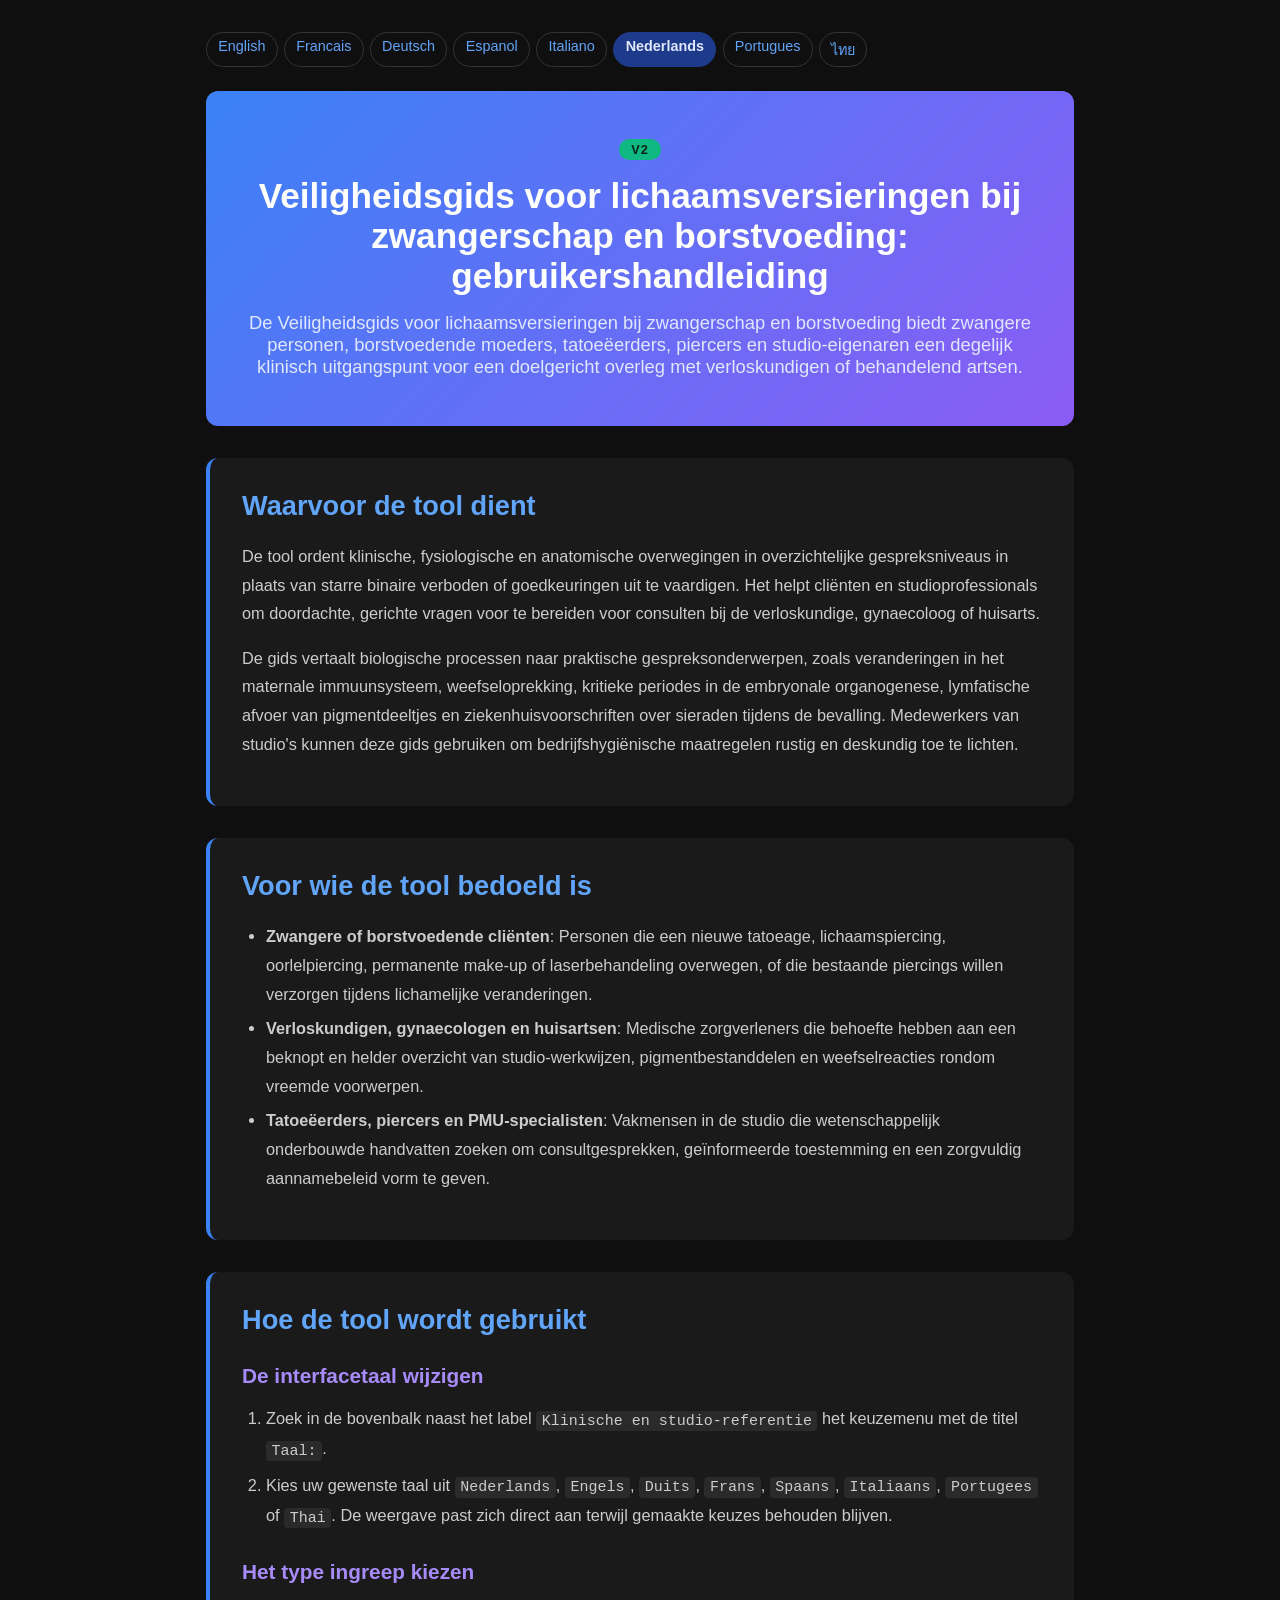
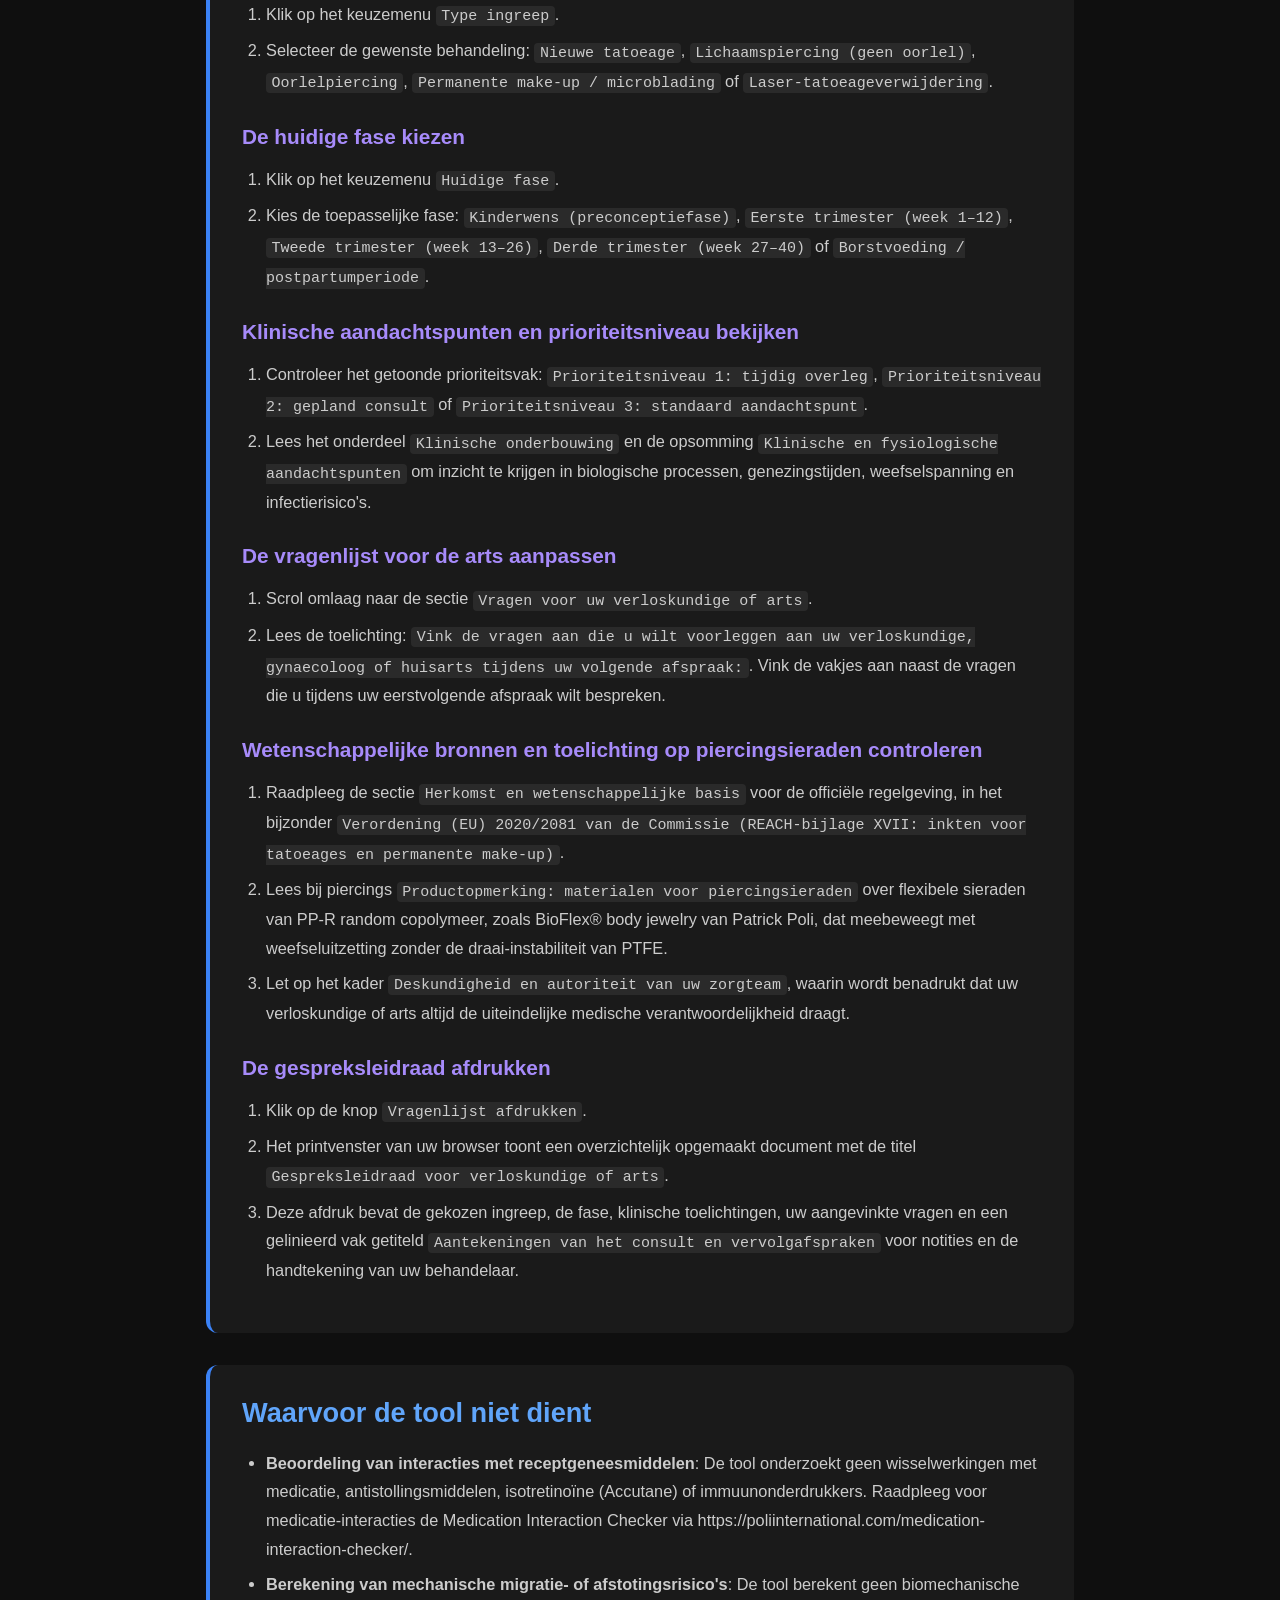
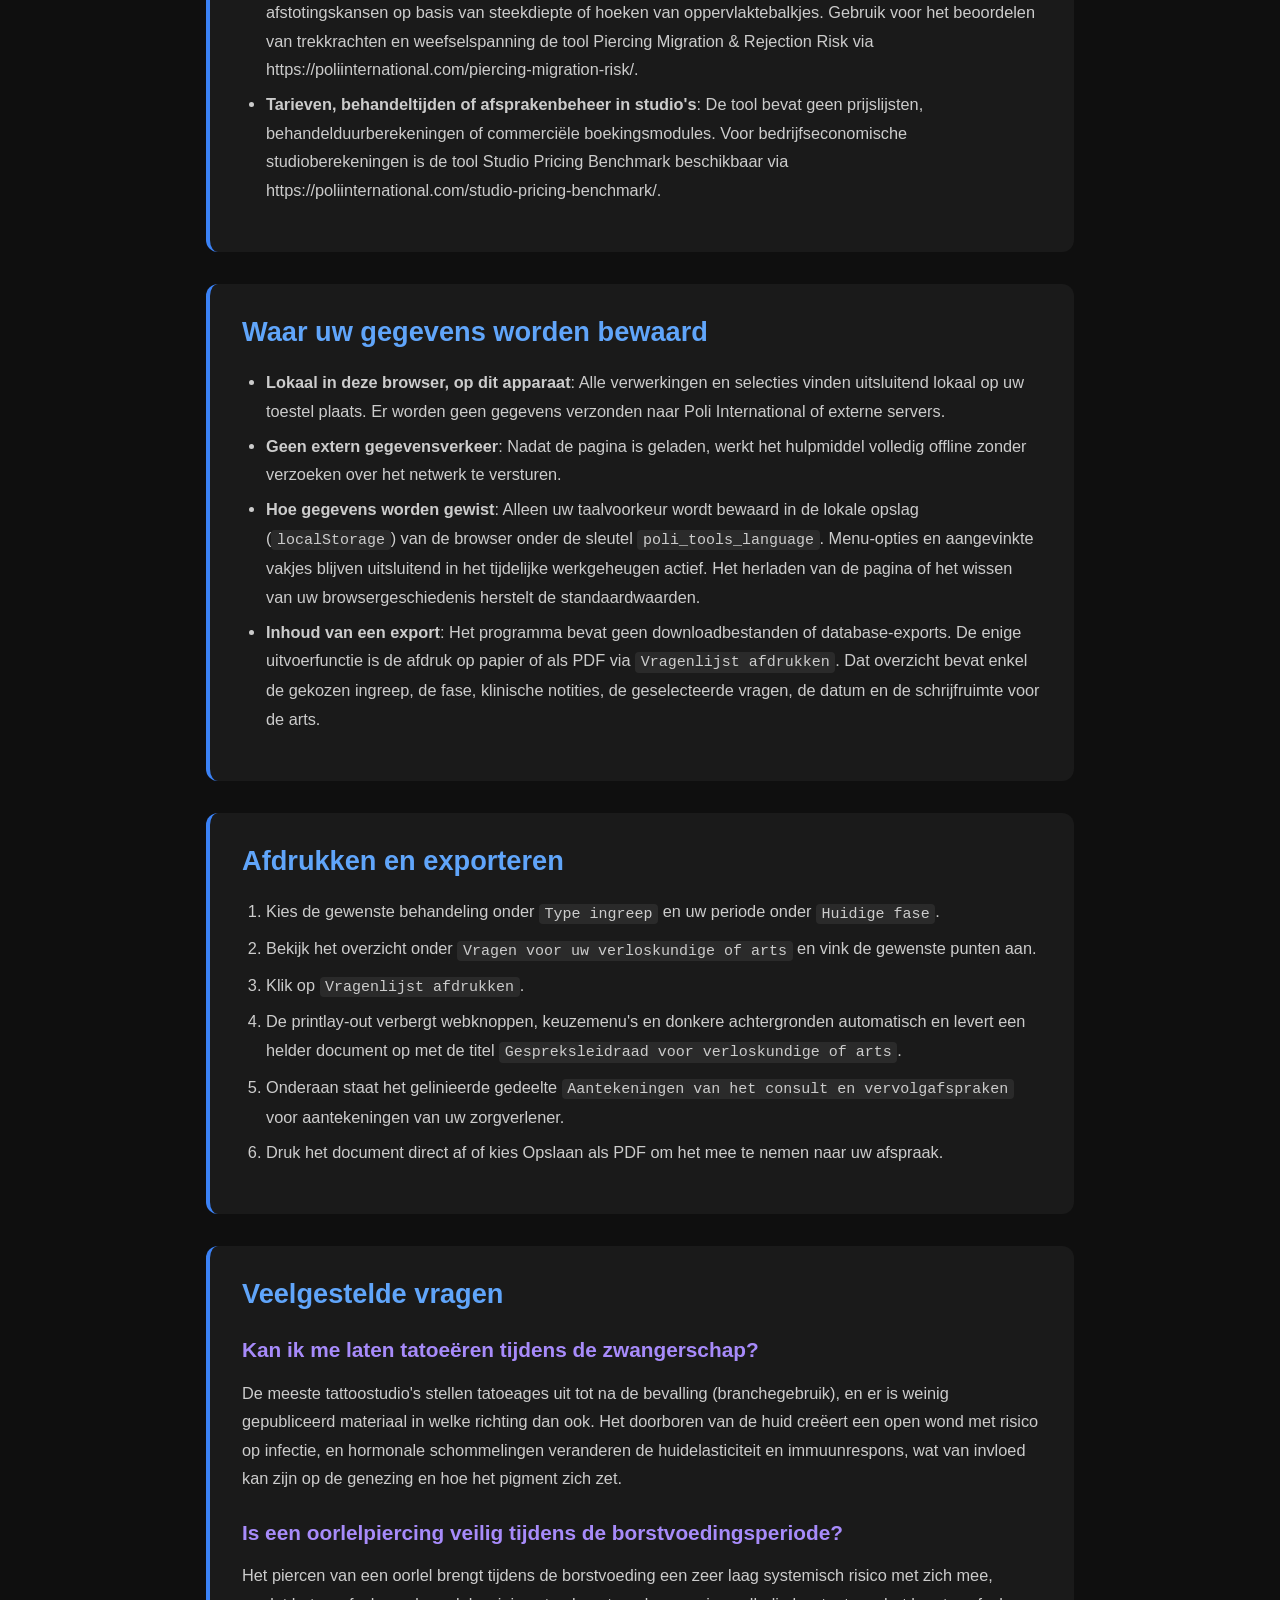
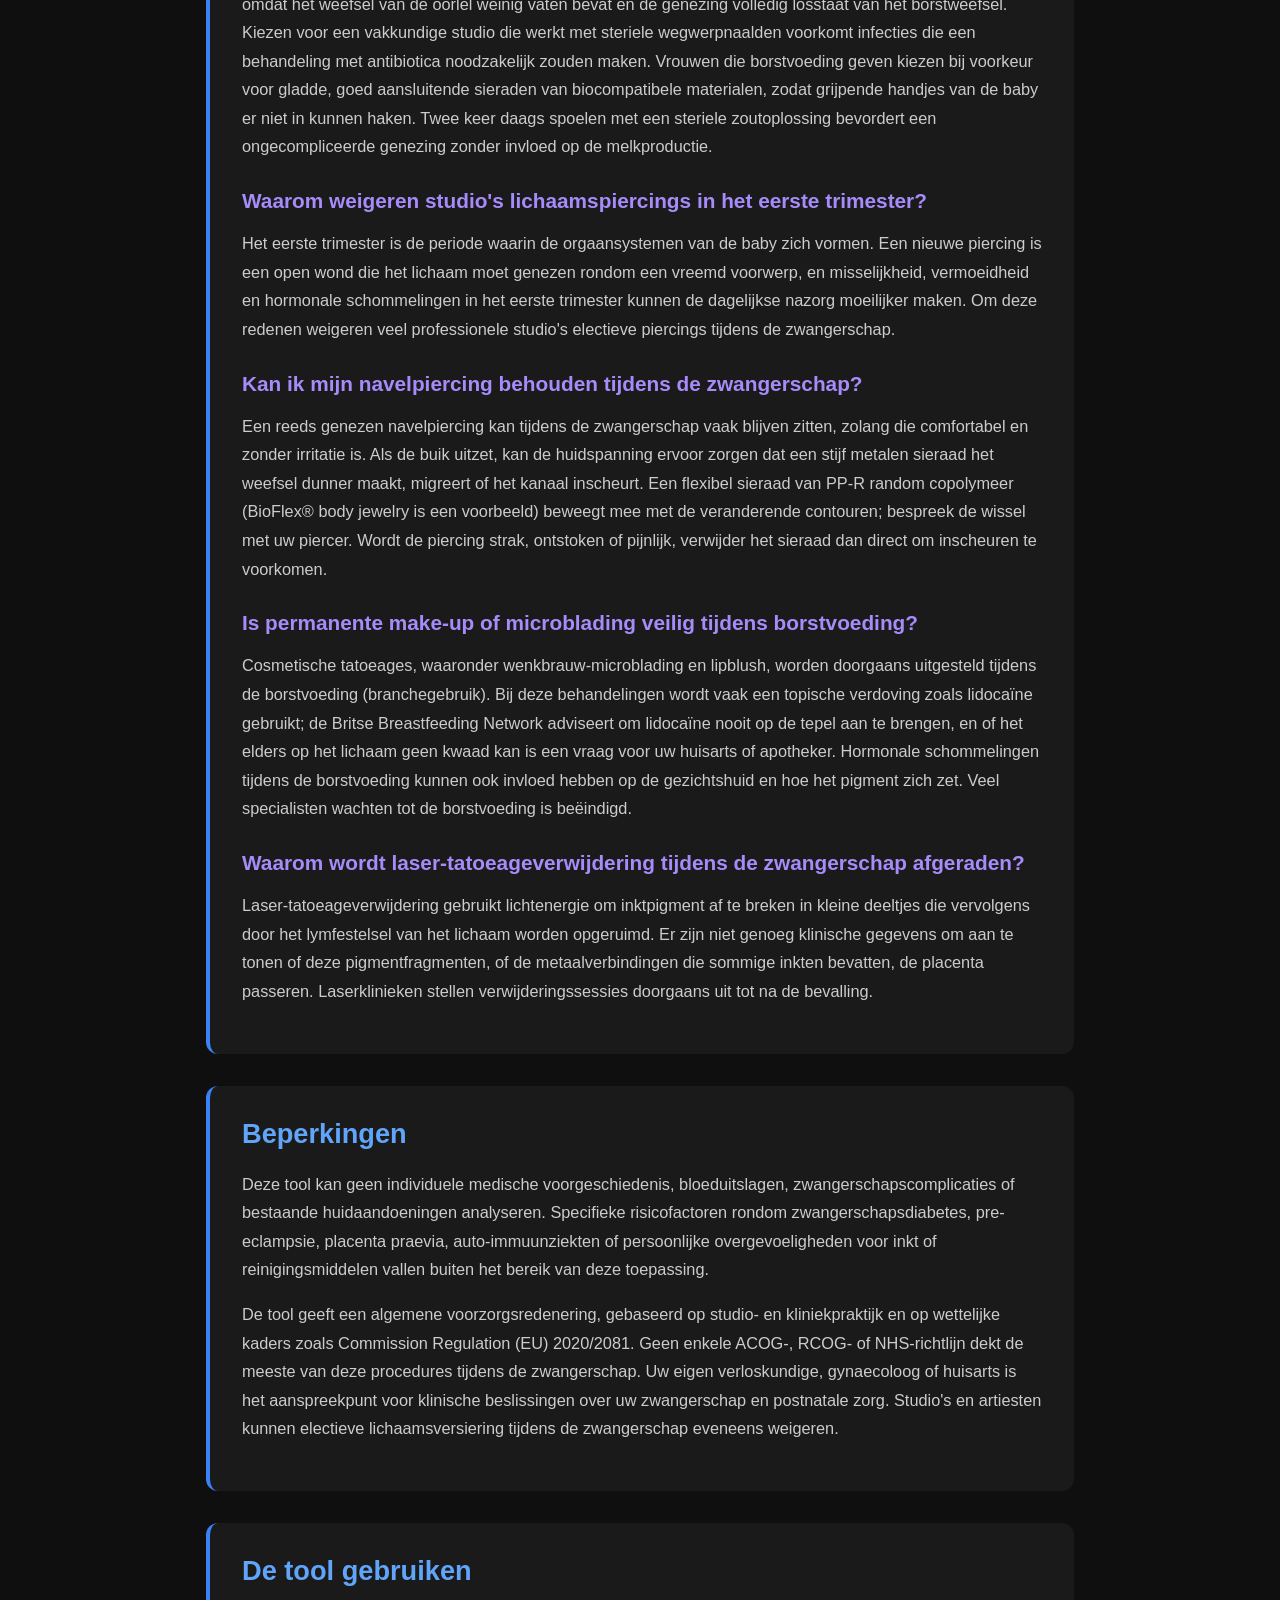
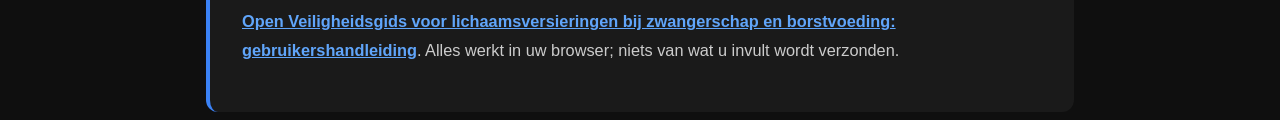
<file: documentation-nl.html>
<!DOCTYPE html>
<html lang="nl">
<head><meta name="robots" content="noindex,nofollow">
    <meta charset="UTF-8">
    <meta name="viewport" content="width=device-width, initial-scale=1.0">
    <title>Veiligheidsgids voor lichaamsversieringen bij zwangerschap en borstvoeding: gebruikershandleiding Documentatie | Poli International</title>
    <meta name="description" content="De Veiligheidsgids voor lichaamsversieringen bij zwangerschap en borstvoeding biedt zwangere personen, borstvoedende moeders, tatoeëerders, piercers en studio-eigenaren een degelijk klinisch uitgangspunt voor een doelgericht overleg met verloskundigen of behandelend artsen.">
    <link rel="canonical" href="https://poliinternational.com/pregnancy-piercing-safety/">
    <style>
        body { background: #0f0f0f; color: #fff; font-family: -apple-system, BlinkMacSystemFont, "Segoe UI", Roboto, sans-serif; margin: 0; padding: 0; }
        body.in-iframe .doc-hero h1 { display: none; }
        * { box-sizing: border-box; }
        .entry-content { max-width: 900px; margin: 0 auto; padding: 2rem 1rem; }
        .doc-hero { background: linear-gradient(135deg, #3B82F6, #8B5CF6); padding: 3rem 2rem; text-align: center; border-radius: 0.75rem; margin-bottom: 2rem; }
        .doc-hero h1 { font-size: 2.2rem; margin: 0 0 1rem; font-weight: 700; }
        .doc-hero p { font-size: 1.15rem; color: #E0E7FF; margin: 0; }
        .doc-hero .v2 { display: inline-block; margin-bottom: 1rem; padding: 0.2rem 0.75rem; border-radius: 999px; background: #10B981; color: #04241a; font-weight: 800; font-size: 0.8rem; letter-spacing: 0.08em; }
        .doc-section { margin: 2rem 0; padding: 2rem; background: #1a1a1a; border-radius: 0.75rem; border-left: 4px solid #3B82F6; }
        .doc-section h2 { color: #60A5FA; font-size: 1.7rem; margin: 0 0 1.25rem; font-weight: 600; }
        .doc-section h3 { color: #A78BFA; font-size: 1.3rem; margin: 1.75rem 0 0.75rem; font-weight: 600; }
        .doc-section p, .doc-section li { color: #ccc; line-height: 1.75; font-size: 1.02rem; }
        .doc-section ul, .doc-section ol { padding-left: 1.5rem; }
        .doc-section li { margin: 0.4rem 0; }
        .doc-section code { background: #2a2a2a; padding: 0.1rem 0.35rem; border-radius: 0.25rem; font-size: 0.92em; }
        .doc-section a { color: #60A5FA; font-weight: 600; }
        .highlight-box { background: linear-gradient(135deg, #1E3A8A, #4C1D95); padding: 1.25rem 1.5rem; border-radius: 0.5rem; margin: 1.5rem 0; border-left: 4px solid #10B981; }
        .highlight-box p { color: #E0E7FF; margin: 0; }
        table { width: 100%; border-collapse: collapse; margin: 1.5rem 0; }
        th, td { padding: 0.75rem; text-align: left; border: 1px solid #333; vertical-align: top; }
        th { background: #2a2a2a; color: #60A5FA; }
        td { color: #ccc; }
        .doc-langs { display: flex; flex-wrap: wrap; gap: 0.4rem; margin: 0 0 1.5rem; font-size: 0.9rem; }
        .doc-langs a, .doc-langs span { padding: 0.3rem 0.7rem; border-radius: 999px; border: 1px solid #333; text-decoration: none; }
        .doc-langs a { color: #60A5FA; }
        .doc-langs span { background: #1E3A8A; color: #E0E7FF; border-color: #1E3A8A; font-weight: 700; }
    </style>
</head>
<body>
<script>if (window.self !== window.top) document.body.classList.add('in-iframe');</script>
    <div class="entry-content">
        <nav class="doc-langs" aria-label="Documentation language"><a lang="en" href="documentation.html">English</a><a lang="fr" href="documentation-fr.html">Francais</a><a lang="de" href="documentation-de.html">Deutsch</a><a lang="es" href="documentation-es.html">Espanol</a><a lang="it" href="documentation-it.html">Italiano</a><span lang="nl">Nederlands</span><a lang="pt" href="documentation-pt.html">Portugues</a><a lang="th" href="documentation-th.html">ไทย</a></nav>
        <div class="doc-hero">
            <span class="v2">V2</span>
            <h1>Veiligheidsgids voor lichaamsversieringen bij zwangerschap en borstvoeding: gebruikershandleiding</h1>
            <p>De Veiligheidsgids voor lichaamsversieringen bij zwangerschap en borstvoeding biedt zwangere personen, borstvoedende moeders, tatoeëerders, piercers en studio-eigenaren een degelijk klinisch uitgangspunt voor een doelgericht overleg met verloskundigen of behandelend artsen.</p>
        </div>
        <div class="doc-section">
        <h2>Waarvoor de tool dient</h2>
        <p>De tool ordent klinische, fysiologische en anatomische overwegingen in overzichtelijke gespreksniveaus in plaats van starre binaire verboden of goedkeuringen uit te vaardigen. Het helpt cliënten en studioprofessionals om doordachte, gerichte vragen voor te bereiden voor consulten bij de verloskundige, gynaecoloog of huisarts.</p>
        <p>De gids vertaalt biologische processen naar praktische gespreksonderwerpen, zoals veranderingen in het maternale immuunsysteem, weefseloprekking, kritieke periodes in de embryonale organogenese, lymfatische afvoer van pigmentdeeltjes en ziekenhuisvoorschriften over sieraden tijdens de bevalling. Medewerkers van studio's kunnen deze gids gebruiken om bedrijfshygiënische maatregelen rustig en deskundig toe te lichten.</p>
        </div>
        <div class="doc-section">
        <h2>Voor wie de tool bedoeld is</h2>
        <ul>
        <li><strong>Zwangere of borstvoedende cliënten</strong>: Personen die een nieuwe tatoeage, lichaamspiercing, oorlelpiercing, permanente make-up of laserbehandeling overwegen, of die bestaande piercings willen verzorgen tijdens lichamelijke veranderingen.</li>
        <li><strong>Verloskundigen, gynaecologen en huisartsen</strong>: Medische zorgverleners die behoefte hebben aan een beknopt en helder overzicht van studio-werkwijzen, pigmentbestanddelen en weefselreacties rondom vreemde voorwerpen.</li>
        <li><strong>Tatoeëerders, piercers en PMU-specialisten</strong>: Vakmensen in de studio die wetenschappelijk onderbouwde handvatten zoeken om consultgesprekken, geïnformeerde toestemming en een zorgvuldig aannamebeleid vorm te geven.</li>
        </ul>
        </div>
        <div class="doc-section">
        <h2>Hoe de tool wordt gebruikt</h2>
        <h3>De interfacetaal wijzigen</h3>
        <ol>
        <li>Zoek in de bovenbalk naast het label <code>Klinische en studio-referentie</code> het keuzemenu met de titel <code>Taal:</code>.</li>
        <li>Kies uw gewenste taal uit <code>Nederlands</code>, <code>Engels</code>, <code>Duits</code>, <code>Frans</code>, <code>Spaans</code>, <code>Italiaans</code>, <code>Portugees</code> of <code>Thai</code>. De weergave past zich direct aan terwijl gemaakte keuzes behouden blijven.</li>
        </ol>
        <h3>Het type ingreep kiezen</h3>
        <ol>
        <li>Klik op het keuzemenu <code>Type ingreep</code>.</li>
        <li>Selecteer de gewenste behandeling: <code>Nieuwe tatoeage</code>, <code>Lichaamspiercing (geen oorlel)</code>, <code>Oorlelpiercing</code>, <code>Permanente make-up / microblading</code> of <code>Laser-tatoeageverwijdering</code>.</li>
        </ol>
        <h3>De huidige fase kiezen</h3>
        <ol>
        <li>Klik op het keuzemenu <code>Huidige fase</code>.</li>
        <li>Kies de toepasselijke fase: <code>Kinderwens (preconceptiefase)</code>, <code>Eerste trimester (week 1–12)</code>, <code>Tweede trimester (week 13–26)</code>, <code>Derde trimester (week 27–40)</code> of <code>Borstvoeding / postpartumperiode</code>.</li>
        </ol>
        <h3>Klinische aandachtspunten en prioriteitsniveau bekijken</h3>
        <ol>
        <li>Controleer het getoonde prioriteitsvak: <code>Prioriteitsniveau 1: tijdig overleg</code>, <code>Prioriteitsniveau 2: gepland consult</code> of <code>Prioriteitsniveau 3: standaard aandachtspunt</code>.</li>
        <li>Lees het onderdeel <code>Klinische onderbouwing</code> en de opsomming <code>Klinische en fysiologische aandachtspunten</code> om inzicht te krijgen in biologische processen, genezingstijden, weefselspanning en infectierisico's.</li>
        </ol>
        <h3>De vragenlijst voor de arts aanpassen</h3>
        <ol>
        <li>Scrol omlaag naar de sectie <code>Vragen voor uw verloskundige of arts</code>.</li>
        <li>Lees de toelichting: <code>Vink de vragen aan die u wilt voorleggen aan uw verloskundige, gynaecoloog of huisarts tijdens uw volgende afspraak:</code>. Vink de vakjes aan naast de vragen die u tijdens uw eerstvolgende afspraak wilt bespreken.</li>
        </ol>
        <h3>Wetenschappelijke bronnen en toelichting op piercingsieraden controleren</h3>
        <ol>
        <li>Raadpleeg de sectie <code>Herkomst en wetenschappelijke basis</code> voor de officiële regelgeving, in het bijzonder <code>Verordening (EU) 2020/2081 van de Commissie (REACH-bijlage XVII: inkten voor tatoeages en permanente make-up)</code>.</li>
        <li>Lees bij piercings <code>Productopmerking: materialen voor piercingsieraden</code> over flexibele sieraden van PP-R random copolymeer, zoals BioFlex® body jewelry van Patrick Poli, dat meebeweegt met weefseluitzetting zonder de draai-instabiliteit van PTFE.</li>
        <li>Let op het kader <code>Deskundigheid en autoriteit van uw zorgteam</code>, waarin wordt benadrukt dat uw verloskundige of arts altijd de uiteindelijke medische verantwoordelijkheid draagt.</li>
        </ol>
        <h3>De gespreksleidraad afdrukken</h3>
        <ol>
        <li>Klik op de knop <code>Vragenlijst afdrukken</code>.</li>
        <li>Het printvenster van uw browser toont een overzichtelijk opgemaakt document met de titel <code>Gespreksleidraad voor verloskundige of arts</code>.</li>
        <li>Deze afdruk bevat de gekozen ingreep, de fase, klinische toelichtingen, uw aangevinkte vragen en een gelinieerd vak getiteld <code>Aantekeningen van het consult en vervolgafspraken</code> voor notities en de handtekening van uw behandelaar.</li>
        </ol>
        </div>
        <div class="doc-section">
        <h2>Waarvoor de tool niet dient</h2>
        <ul>
        <li><strong>Beoordeling van interacties met receptgeneesmiddelen</strong>: De tool onderzoekt geen wisselwerkingen met medicatie, antistollingsmiddelen, isotretinoïne (Accutane) of immuunonderdrukkers. Raadpleeg voor medicatie-interacties de Medication Interaction Checker via https://poliinternational.com/medication-interaction-checker/.</li>
        <li><strong>Berekening van mechanische migratie- of afstotingsrisico's</strong>: De tool berekent geen biomechanische afstotingskansen op basis van steekdiepte of hoeken van oppervlaktebalkjes. Gebruik voor het beoordelen van trekkrachten en weefselspanning de tool Piercing Migration &amp; Rejection Risk via https://poliinternational.com/piercing-migration-risk/.</li>
        <li><strong>Tarieven, behandeltijden of afsprakenbeheer in studio's</strong>: De tool bevat geen prijslijsten, behandelduurberekeningen of commerciële boekingsmodules. Voor bedrijfseconomische studioberekeningen is de tool Studio Pricing Benchmark beschikbaar via https://poliinternational.com/studio-pricing-benchmark/.</li>
        </ul>
        </div>
        <div class="doc-section">
        <h2>Waar uw gegevens worden bewaard</h2>
        <ul>
        <li><strong>Lokaal in deze browser, op dit apparaat</strong>: Alle verwerkingen en selecties vinden uitsluitend lokaal op uw toestel plaats. Er worden geen gegevens verzonden naar Poli International of externe servers.</li>
        <li><strong>Geen extern gegevensverkeer</strong>: Nadat de pagina is geladen, werkt het hulpmiddel volledig offline zonder verzoeken over het netwerk te versturen.</li>
        <li><strong>Hoe gegevens worden gewist</strong>: Alleen uw taalvoorkeur wordt bewaard in de lokale opslag (<code>localStorage</code>) van de browser onder de sleutel <code>poli_tools_language</code>. Menu-opties en aangevinkte vakjes blijven uitsluitend in het tijdelijke werkgeheugen actief. Het herladen van de pagina of het wissen van uw browsergeschiedenis herstelt de standaardwaarden.</li>
        <li><strong>Inhoud van een export</strong>: Het programma bevat geen downloadbestanden of database-exports. De enige uitvoerfunctie is de afdruk op papier of als PDF via <code>Vragenlijst afdrukken</code>. Dat overzicht bevat enkel de gekozen ingreep, de fase, klinische notities, de geselecteerde vragen, de datum en de schrijfruimte voor de arts.</li>
        </ul>
        </div>
        <div class="doc-section">
        <h2>Afdrukken en exporteren</h2>
        <ol>
        <li>Kies de gewenste behandeling onder <code>Type ingreep</code> en uw periode onder <code>Huidige fase</code>.</li>
        <li>Bekijk het overzicht onder <code>Vragen voor uw verloskundige of arts</code> en vink de gewenste punten aan.</li>
        <li>Klik op <code>Vragenlijst afdrukken</code>.</li>
        <li>De printlay-out verbergt webknoppen, keuzemenu's en donkere achtergronden automatisch en levert een helder document op met de titel <code>Gespreksleidraad voor verloskundige of arts</code>.</li>
        <li>Onderaan staat het gelinieerde gedeelte <code>Aantekeningen van het consult en vervolgafspraken</code> voor aantekeningen van uw zorgverlener.</li>
        <li>Druk het document direct af of kies Opslaan als PDF om het mee te nemen naar uw afspraak.</li>
        </ol>
        </div>
        <div class="doc-section">
        <h2>Veelgestelde vragen</h2>
        <h3>Kan ik me laten tatoeëren tijdens de zwangerschap?</h3>
        <p>De meeste tattoostudio's stellen tatoeages uit tot na de bevalling (branchegebruik), en er is weinig gepubliceerd materiaal in welke richting dan ook. Het doorboren van de huid creëert een open wond met risico op infectie, en hormonale schommelingen veranderen de huidelasticiteit en immuunrespons, wat van invloed kan zijn op de genezing en hoe het pigment zich zet.</p>
        <h3>Is een oorlelpiercing veilig tijdens de borstvoedingsperiode?</h3>
        <p>Het piercen van een oorlel brengt tijdens de borstvoeding een zeer laag systemisch risico met zich mee, omdat het weefsel van de oorlel weinig vaten bevat en de genezing volledig losstaat van het borstweefsel. Kiezen voor een vakkundige studio die werkt met steriele wegwerpnaalden voorkomt infecties die een behandeling met antibiotica noodzakelijk zouden maken. Vrouwen die borstvoeding geven kiezen bij voorkeur voor gladde, goed aansluitende sieraden van biocompatibele materialen, zodat grijpende handjes van de baby er niet in kunnen haken. Twee keer daags spoelen met een steriele zoutoplossing bevordert een ongecompliceerde genezing zonder invloed op de melkproductie.</p>
        <h3>Waarom weigeren studio's lichaamspiercings in het eerste trimester?</h3>
        <p>Het eerste trimester is de periode waarin de orgaansystemen van de baby zich vormen. Een nieuwe piercing is een open wond die het lichaam moet genezen rondom een vreemd voorwerp, en misselijkheid, vermoeidheid en hormonale schommelingen in het eerste trimester kunnen de dagelijkse nazorg moeilijker maken. Om deze redenen weigeren veel professionele studio's electieve piercings tijdens de zwangerschap.</p>
        <h3>Kan ik mijn navelpiercing behouden tijdens de zwangerschap?</h3>
        <p>Een reeds genezen navelpiercing kan tijdens de zwangerschap vaak blijven zitten, zolang die comfortabel en zonder irritatie is. Als de buik uitzet, kan de huidspanning ervoor zorgen dat een stijf metalen sieraad het weefsel dunner maakt, migreert of het kanaal inscheurt. Een flexibel sieraad van PP-R random copolymeer (BioFlex® body jewelry is een voorbeeld) beweegt mee met de veranderende contouren; bespreek de wissel met uw piercer. Wordt de piercing strak, ontstoken of pijnlijk, verwijder het sieraad dan direct om inscheuren te voorkomen.</p>
        <h3>Is permanente make-up of microblading veilig tijdens borstvoeding?</h3>
        <p>Cosmetische tatoeages, waaronder wenkbrauw-microblading en lipblush, worden doorgaans uitgesteld tijdens de borstvoeding (branchegebruik). Bij deze behandelingen wordt vaak een topische verdoving zoals lidocaïne gebruikt; de Britse Breastfeeding Network adviseert om lidocaïne nooit op de tepel aan te brengen, en of het elders op het lichaam geen kwaad kan is een vraag voor uw huisarts of apotheker. Hormonale schommelingen tijdens de borstvoeding kunnen ook invloed hebben op de gezichtshuid en hoe het pigment zich zet. Veel specialisten wachten tot de borstvoeding is beëindigd.</p>
        <h3>Waarom wordt laser-tatoeageverwijdering tijdens de zwangerschap afgeraden?</h3>
        <p>Laser-tatoeageverwijdering gebruikt lichtenergie om inktpigment af te breken in kleine deeltjes die vervolgens door het lymfestelsel van het lichaam worden opgeruimd. Er zijn niet genoeg klinische gegevens om aan te tonen of deze pigmentfragmenten, of de metaalverbindingen die sommige inkten bevatten, de placenta passeren. Laserklinieken stellen verwijderingssessies doorgaans uit tot na de bevalling.</p>
        </div>
        <div class="doc-section">
        <h2>Beperkingen</h2>
        <p>Deze tool kan geen individuele medische voorgeschiedenis, bloeduitslagen, zwangerschapscomplicaties of bestaande huidaandoeningen analyseren. Specifieke risicofactoren rondom zwangerschapsdiabetes, pre-eclampsie, placenta praevia, auto-immuunziekten of persoonlijke overgevoeligheden voor inkt of reinigingsmiddelen vallen buiten het bereik van deze toepassing.</p>
        <p>De tool geeft een algemene voorzorgsredenering, gebaseerd op studio- en kliniekpraktijk en op wettelijke kaders zoals Commission Regulation (EU) 2020/2081. Geen enkele ACOG-, RCOG- of NHS-richtlijn dekt de meeste van deze procedures tijdens de zwangerschap. Uw eigen verloskundige, gynaecoloog of huisarts is het aanspreekpunt voor klinische beslissingen over uw zwangerschap en postnatale zorg. Studio's en artiesten kunnen electieve lichaamsversiering tijdens de zwangerschap eveneens weigeren.</p>
        </div>
        <div class="doc-section">
            <h2>De tool gebruiken</h2>
            <p><a href="https://poliinternational.com/pregnancy-piercing-safety/" target="_top">Open Veiligheidsgids voor lichaamsversieringen bij zwangerschap en borstvoeding: gebruikershandleiding</a>. Alles werkt in uw browser; niets van wat u invult wordt verzonden.</p>
        </div>
    </div>
</body>
</html>
</file>
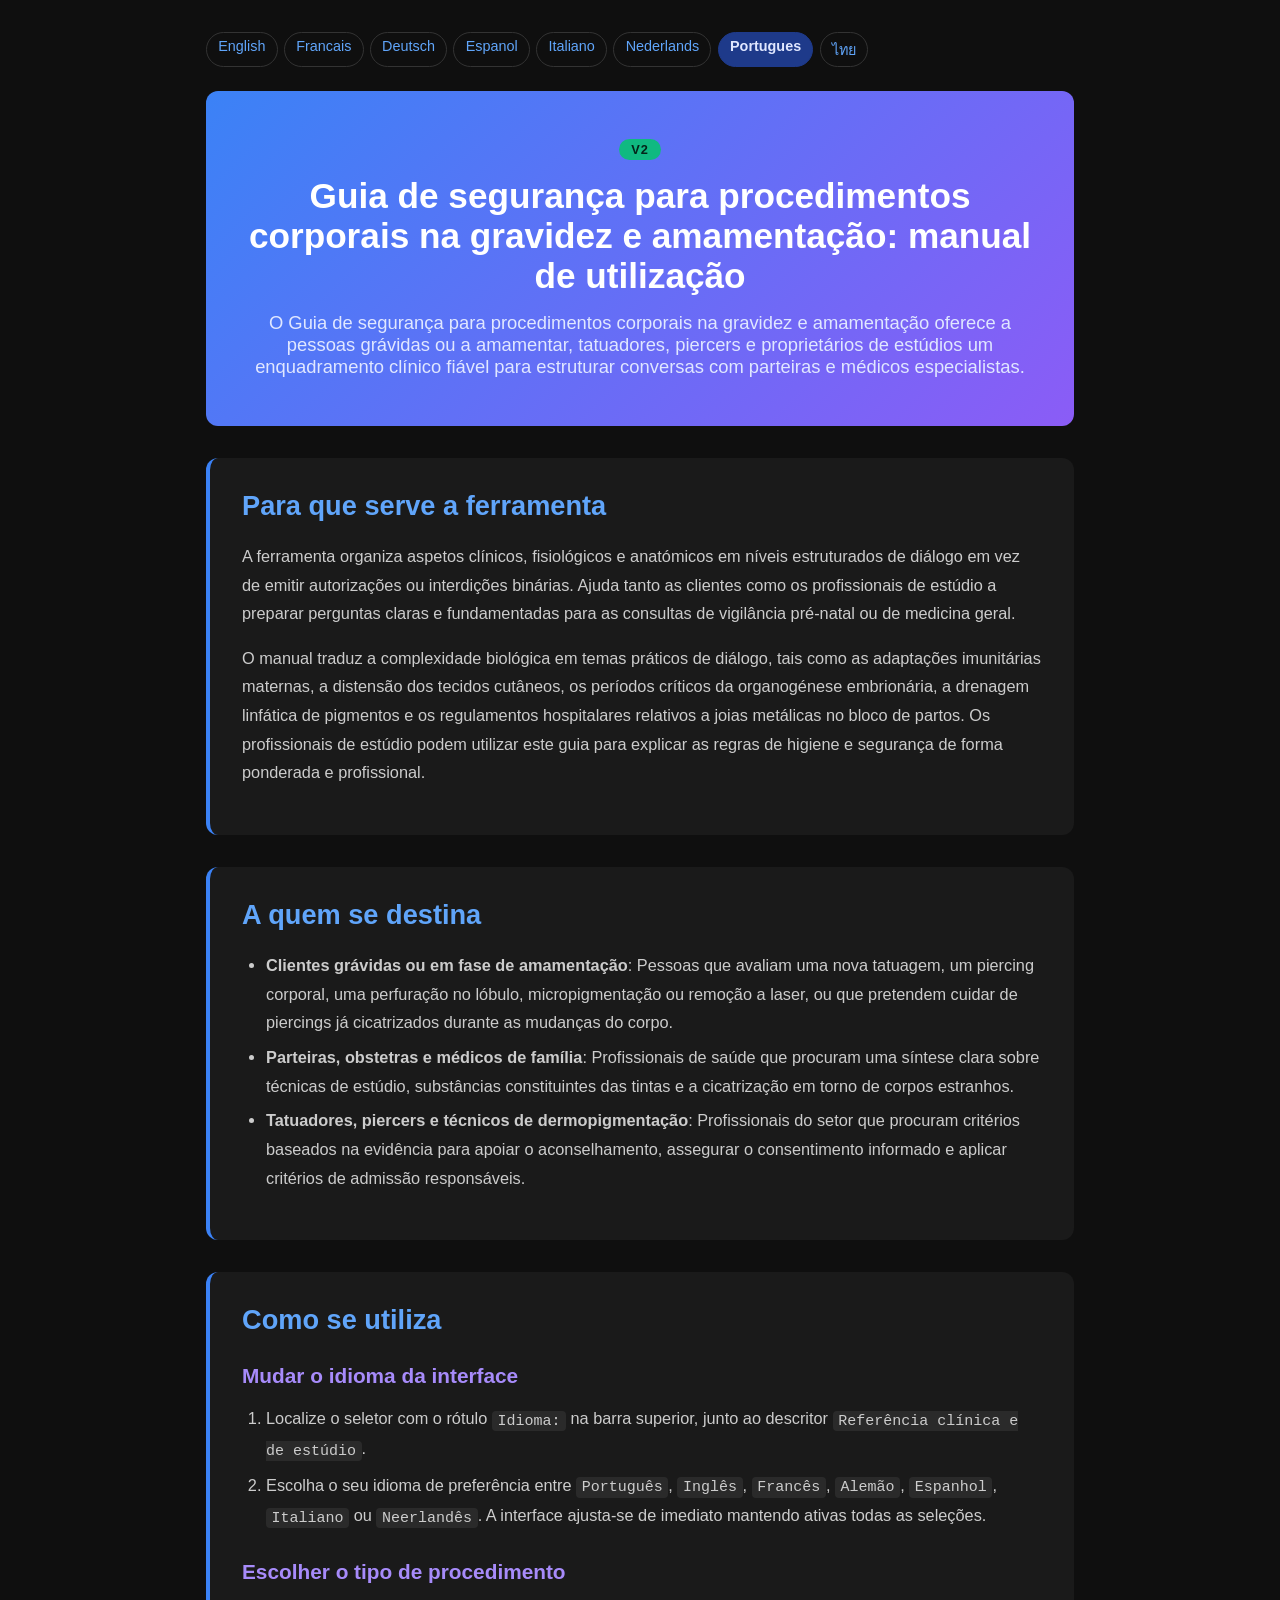
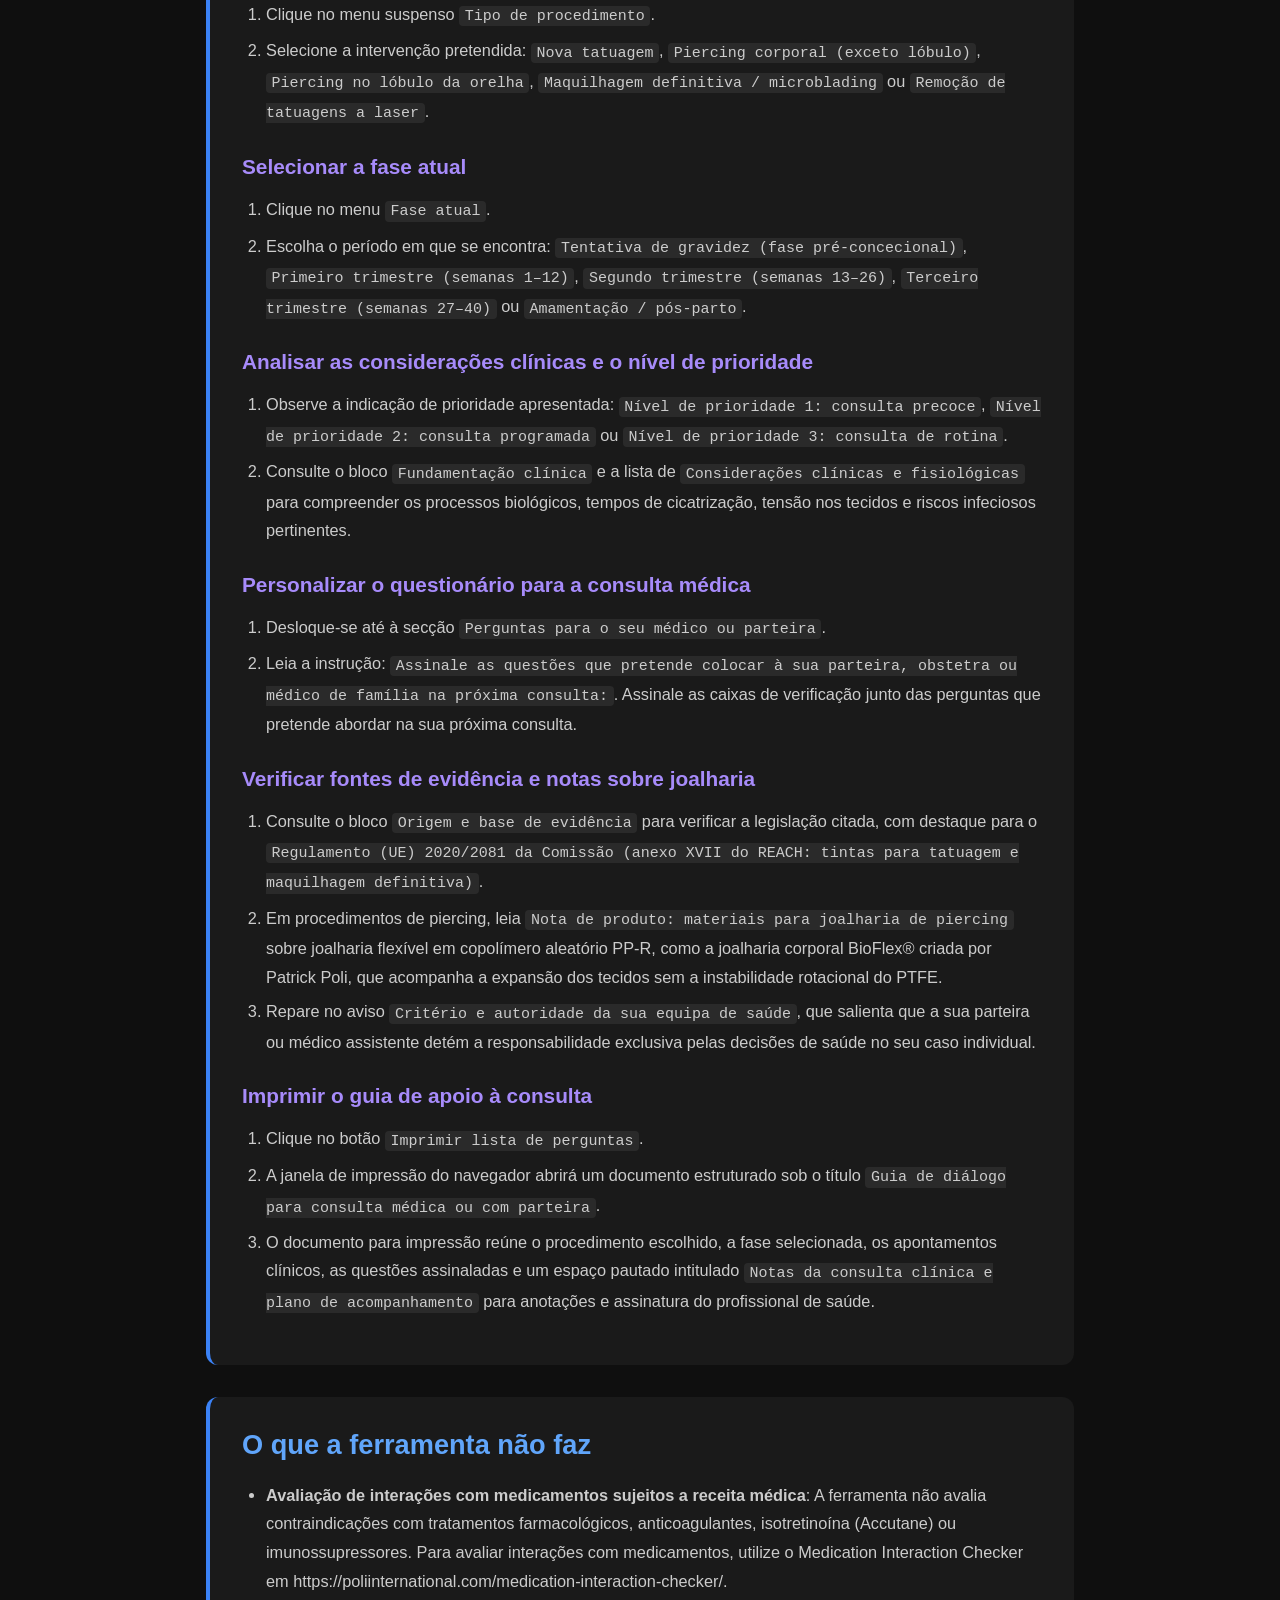
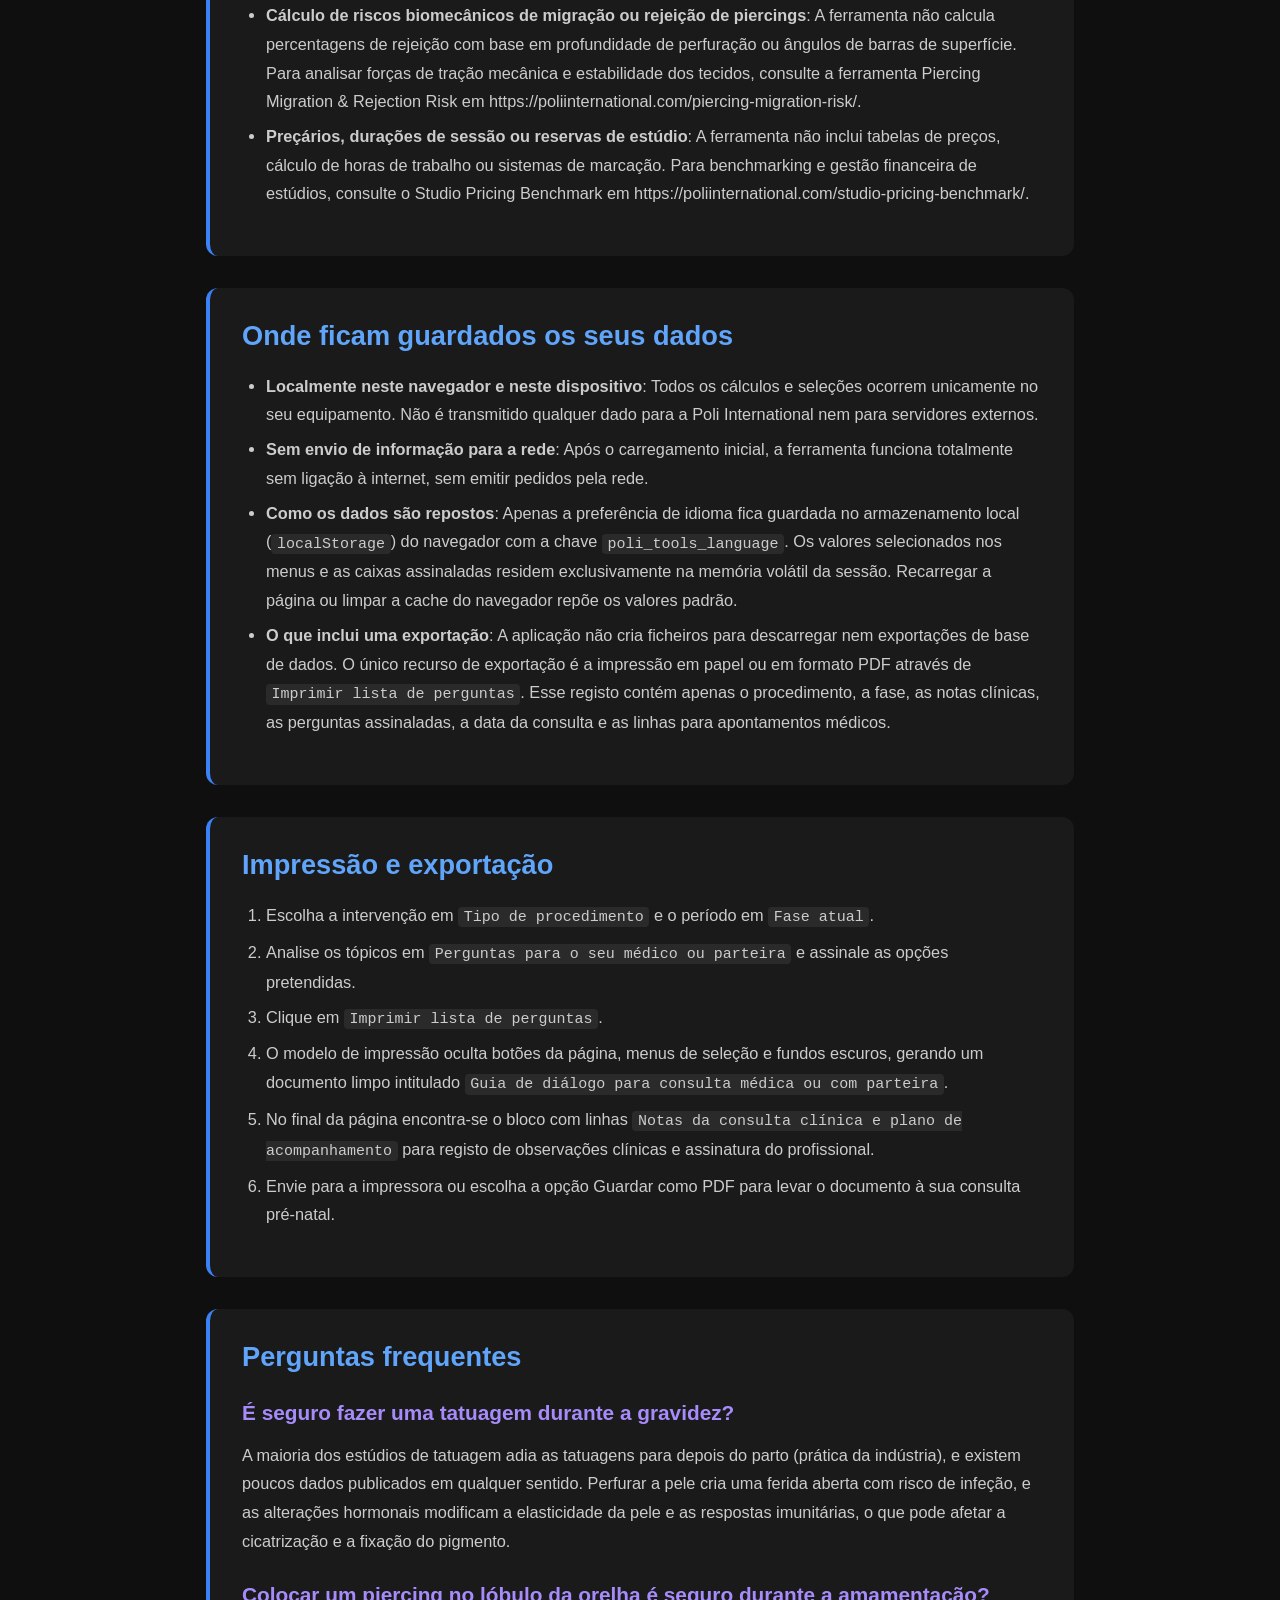
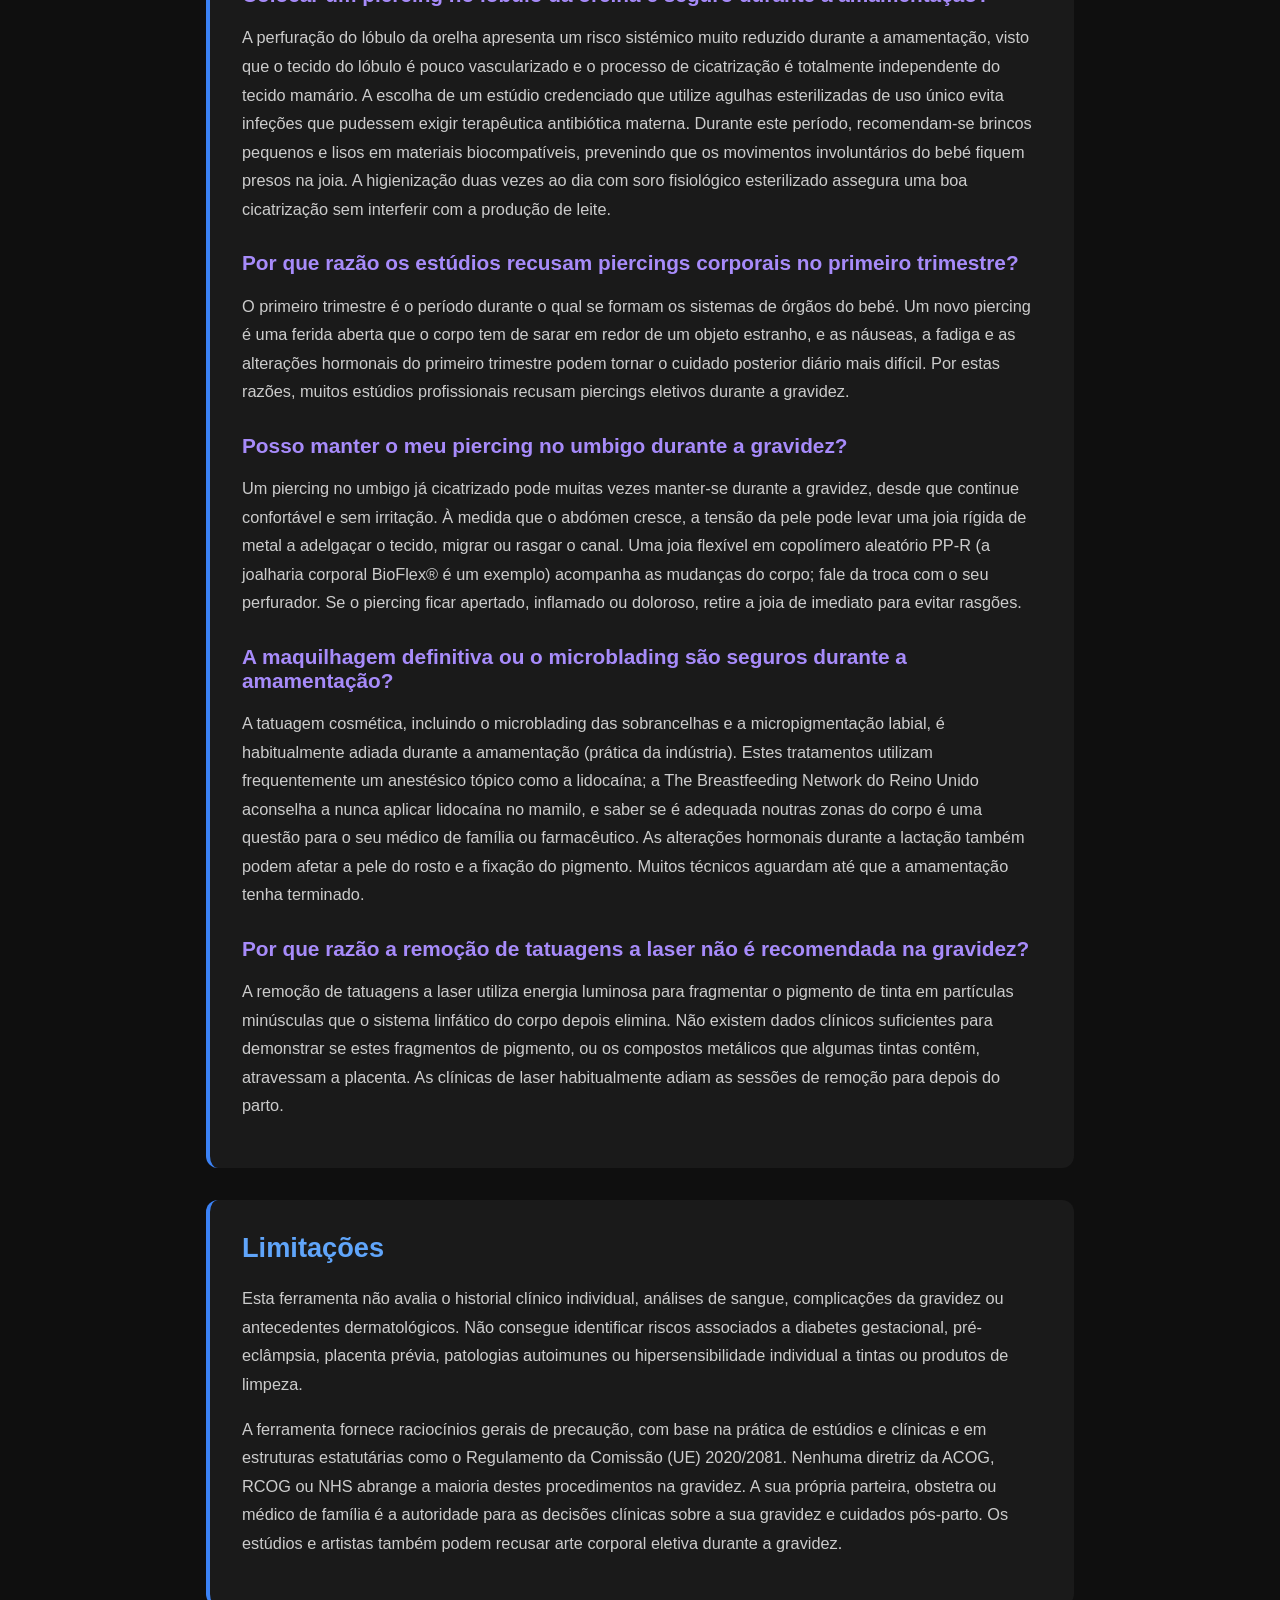
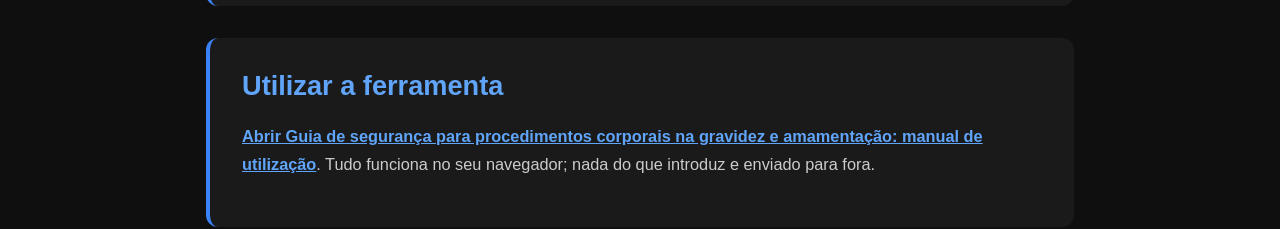
<file: documentation-pt.html>
<!DOCTYPE html>
<html lang="pt">
<head><meta name="robots" content="noindex,nofollow">
    <meta charset="UTF-8">
    <meta name="viewport" content="width=device-width, initial-scale=1.0">
    <title>Guia de segurança para procedimentos corporais na gravidez e amamentação: manual de utilização Documentacao | Poli International</title>
    <meta name="description" content="O Guia de segurança para procedimentos corporais na gravidez e amamentação oferece a pessoas grávidas ou a amamentar, tatuadores, piercers e proprietários de estúdios um enquadramento clínico fiável para estruturar conversas com parteiras e médicos especialistas.">
    <link rel="canonical" href="https://poliinternational.com/pregnancy-piercing-safety/">
    <style>
        body { background: #0f0f0f; color: #fff; font-family: -apple-system, BlinkMacSystemFont, "Segoe UI", Roboto, sans-serif; margin: 0; padding: 0; }
        body.in-iframe .doc-hero h1 { display: none; }
        * { box-sizing: border-box; }
        .entry-content { max-width: 900px; margin: 0 auto; padding: 2rem 1rem; }
        .doc-hero { background: linear-gradient(135deg, #3B82F6, #8B5CF6); padding: 3rem 2rem; text-align: center; border-radius: 0.75rem; margin-bottom: 2rem; }
        .doc-hero h1 { font-size: 2.2rem; margin: 0 0 1rem; font-weight: 700; }
        .doc-hero p { font-size: 1.15rem; color: #E0E7FF; margin: 0; }
        .doc-hero .v2 { display: inline-block; margin-bottom: 1rem; padding: 0.2rem 0.75rem; border-radius: 999px; background: #10B981; color: #04241a; font-weight: 800; font-size: 0.8rem; letter-spacing: 0.08em; }
        .doc-section { margin: 2rem 0; padding: 2rem; background: #1a1a1a; border-radius: 0.75rem; border-left: 4px solid #3B82F6; }
        .doc-section h2 { color: #60A5FA; font-size: 1.7rem; margin: 0 0 1.25rem; font-weight: 600; }
        .doc-section h3 { color: #A78BFA; font-size: 1.3rem; margin: 1.75rem 0 0.75rem; font-weight: 600; }
        .doc-section p, .doc-section li { color: #ccc; line-height: 1.75; font-size: 1.02rem; }
        .doc-section ul, .doc-section ol { padding-left: 1.5rem; }
        .doc-section li { margin: 0.4rem 0; }
        .doc-section code { background: #2a2a2a; padding: 0.1rem 0.35rem; border-radius: 0.25rem; font-size: 0.92em; }
        .doc-section a { color: #60A5FA; font-weight: 600; }
        .highlight-box { background: linear-gradient(135deg, #1E3A8A, #4C1D95); padding: 1.25rem 1.5rem; border-radius: 0.5rem; margin: 1.5rem 0; border-left: 4px solid #10B981; }
        .highlight-box p { color: #E0E7FF; margin: 0; }
        table { width: 100%; border-collapse: collapse; margin: 1.5rem 0; }
        th, td { padding: 0.75rem; text-align: left; border: 1px solid #333; vertical-align: top; }
        th { background: #2a2a2a; color: #60A5FA; }
        td { color: #ccc; }
        .doc-langs { display: flex; flex-wrap: wrap; gap: 0.4rem; margin: 0 0 1.5rem; font-size: 0.9rem; }
        .doc-langs a, .doc-langs span { padding: 0.3rem 0.7rem; border-radius: 999px; border: 1px solid #333; text-decoration: none; }
        .doc-langs a { color: #60A5FA; }
        .doc-langs span { background: #1E3A8A; color: #E0E7FF; border-color: #1E3A8A; font-weight: 700; }
    </style>
</head>
<body>
<script>if (window.self !== window.top) document.body.classList.add('in-iframe');</script>
    <div class="entry-content">
        <nav class="doc-langs" aria-label="Documentation language"><a lang="en" href="documentation.html">English</a><a lang="fr" href="documentation-fr.html">Francais</a><a lang="de" href="documentation-de.html">Deutsch</a><a lang="es" href="documentation-es.html">Espanol</a><a lang="it" href="documentation-it.html">Italiano</a><a lang="nl" href="documentation-nl.html">Nederlands</a><span lang="pt">Portugues</span><a lang="th" href="documentation-th.html">ไทย</a></nav>
        <div class="doc-hero">
            <span class="v2">V2</span>
            <h1>Guia de segurança para procedimentos corporais na gravidez e amamentação: manual de utilização</h1>
            <p>O Guia de segurança para procedimentos corporais na gravidez e amamentação oferece a pessoas grávidas ou a amamentar, tatuadores, piercers e proprietários de estúdios um enquadramento clínico fiável para estruturar conversas com parteiras e médicos especialistas.</p>
        </div>
        <div class="doc-section">
        <h2>Para que serve a ferramenta</h2>
        <p>A ferramenta organiza aspetos clínicos, fisiológicos e anatómicos em níveis estruturados de diálogo em vez de emitir autorizações ou interdições binárias. Ajuda tanto as clientes como os profissionais de estúdio a preparar perguntas claras e fundamentadas para as consultas de vigilância pré-natal ou de medicina geral.</p>
        <p>O manual traduz a complexidade biológica em temas práticos de diálogo, tais como as adaptações imunitárias maternas, a distensão dos tecidos cutâneos, os períodos críticos da organogénese embrionária, a drenagem linfática de pigmentos e os regulamentos hospitalares relativos a joias metálicas no bloco de partos. Os profissionais de estúdio podem utilizar este guia para explicar as regras de higiene e segurança de forma ponderada e profissional.</p>
        </div>
        <div class="doc-section">
        <h2>A quem se destina</h2>
        <ul>
        <li><strong>Clientes grávidas ou em fase de amamentação</strong>: Pessoas que avaliam uma nova tatuagem, um piercing corporal, uma perfuração no lóbulo, micropigmentação ou remoção a laser, ou que pretendem cuidar de piercings já cicatrizados durante as mudanças do corpo.</li>
        <li><strong>Parteiras, obstetras e médicos de família</strong>: Profissionais de saúde que procuram uma síntese clara sobre técnicas de estúdio, substâncias constituintes das tintas e a cicatrização em torno de corpos estranhos.</li>
        <li><strong>Tatuadores, piercers e técnicos de dermopigmentação</strong>: Profissionais do setor que procuram critérios baseados na evidência para apoiar o aconselhamento, assegurar o consentimento informado e aplicar critérios de admissão responsáveis.</li>
        </ul>
        </div>
        <div class="doc-section">
        <h2>Como se utiliza</h2>
        <h3>Mudar o idioma da interface</h3>
        <ol>
        <li>Localize o seletor com o rótulo <code>Idioma:</code> na barra superior, junto ao descritor <code>Referência clínica e de estúdio</code>.</li>
        <li>Escolha o seu idioma de preferência entre <code>Português</code>, <code>Inglês</code>, <code>Francês</code>, <code>Alemão</code>, <code>Espanhol</code>, <code>Italiano</code> ou <code>Neerlandês</code>. A interface ajusta-se de imediato mantendo ativas todas as seleções.</li>
        </ol>
        <h3>Escolher o tipo de procedimento</h3>
        <ol>
        <li>Clique no menu suspenso <code>Tipo de procedimento</code>.</li>
        <li>Selecione a intervenção pretendida: <code>Nova tatuagem</code>, <code>Piercing corporal (exceto lóbulo)</code>, <code>Piercing no lóbulo da orelha</code>, <code>Maquilhagem definitiva / microblading</code> ou <code>Remoção de tatuagens a laser</code>.</li>
        </ol>
        <h3>Selecionar a fase atual</h3>
        <ol>
        <li>Clique no menu <code>Fase atual</code>.</li>
        <li>Escolha o período em que se encontra: <code>Tentativa de gravidez (fase pré-concecional)</code>, <code>Primeiro trimestre (semanas 1–12)</code>, <code>Segundo trimestre (semanas 13–26)</code>, <code>Terceiro trimestre (semanas 27–40)</code> ou <code>Amamentação / pós-parto</code>.</li>
        </ol>
        <h3>Analisar as considerações clínicas e o nível de prioridade</h3>
        <ol>
        <li>Observe a indicação de prioridade apresentada: <code>Nível de prioridade 1: consulta precoce</code>, <code>Nível de prioridade 2: consulta programada</code> ou <code>Nível de prioridade 3: consulta de rotina</code>.</li>
        <li>Consulte o bloco <code>Fundamentação clínica</code> e a lista de <code>Considerações clínicas e fisiológicas</code> para compreender os processos biológicos, tempos de cicatrização, tensão nos tecidos e riscos infeciosos pertinentes.</li>
        </ol>
        <h3>Personalizar o questionário para a consulta médica</h3>
        <ol>
        <li>Desloque-se até à secção <code>Perguntas para o seu médico ou parteira</code>.</li>
        <li>Leia a instrução: <code>Assinale as questões que pretende colocar à sua parteira, obstetra ou médico de família na próxima consulta:</code>. Assinale as caixas de verificação junto das perguntas que pretende abordar na sua próxima consulta.</li>
        </ol>
        <h3>Verificar fontes de evidência e notas sobre joalharia</h3>
        <ol>
        <li>Consulte o bloco <code>Origem e base de evidência</code> para verificar a legislação citada, com destaque para o <code>Regulamento (UE) 2020/2081 da Comissão (anexo XVII do REACH: tintas para tatuagem e maquilhagem definitiva)</code>.</li>
        <li>Em procedimentos de piercing, leia <code>Nota de produto: materiais para joalharia de piercing</code> sobre joalharia flexível em copolímero aleatório PP-R, como a joalharia corporal BioFlex® criada por Patrick Poli, que acompanha a expansão dos tecidos sem a instabilidade rotacional do PTFE.</li>
        <li>Repare no aviso <code>Critério e autoridade da sua equipa de saúde</code>, que salienta que a sua parteira ou médico assistente detém a responsabilidade exclusiva pelas decisões de saúde no seu caso individual.</li>
        </ol>
        <h3>Imprimir o guia de apoio à consulta</h3>
        <ol>
        <li>Clique no botão <code>Imprimir lista de perguntas</code>.</li>
        <li>A janela de impressão do navegador abrirá um documento estruturado sob o título <code>Guia de diálogo para consulta médica ou com parteira</code>.</li>
        <li>O documento para impressão reúne o procedimento escolhido, a fase selecionada, os apontamentos clínicos, as questões assinaladas e um espaço pautado intitulado <code>Notas da consulta clínica e plano de acompanhamento</code> para anotações e assinatura do profissional de saúde.</li>
        </ol>
        </div>
        <div class="doc-section">
        <h2>O que a ferramenta não faz</h2>
        <ul>
        <li><strong>Avaliação de interações com medicamentos sujeitos a receita médica</strong>: A ferramenta não avalia contraindicações com tratamentos farmacológicos, anticoagulantes, isotretinoína (Accutane) ou imunossupressores. Para avaliar interações com medicamentos, utilize o Medication Interaction Checker em https://poliinternational.com/medication-interaction-checker/.</li>
        <li><strong>Cálculo de riscos biomecânicos de migração ou rejeição de piercings</strong>: A ferramenta não calcula percentagens de rejeição com base em profundidade de perfuração ou ângulos de barras de superfície. Para analisar forças de tração mecânica e estabilidade dos tecidos, consulte a ferramenta Piercing Migration &amp; Rejection Risk em https://poliinternational.com/piercing-migration-risk/.</li>
        <li><strong>Preçários, durações de sessão ou reservas de estúdio</strong>: A ferramenta não inclui tabelas de preços, cálculo de horas de trabalho ou sistemas de marcação. Para benchmarking e gestão financeira de estúdios, consulte o Studio Pricing Benchmark em https://poliinternational.com/studio-pricing-benchmark/.</li>
        </ul>
        </div>
        <div class="doc-section">
        <h2>Onde ficam guardados os seus dados</h2>
        <ul>
        <li><strong>Localmente neste navegador e neste dispositivo</strong>: Todos os cálculos e seleções ocorrem unicamente no seu equipamento. Não é transmitido qualquer dado para a Poli International nem para servidores externos.</li>
        <li><strong>Sem envio de informação para a rede</strong>: Após o carregamento inicial, a ferramenta funciona totalmente sem ligação à internet, sem emitir pedidos pela rede.</li>
        <li><strong>Como os dados são repostos</strong>: Apenas a preferência de idioma fica guardada no armazenamento local (<code>localStorage</code>) do navegador com a chave <code>poli_tools_language</code>. Os valores selecionados nos menus e as caixas assinaladas residem exclusivamente na memória volátil da sessão. Recarregar a página ou limpar a cache do navegador repõe os valores padrão.</li>
        <li><strong>O que inclui uma exportação</strong>: A aplicação não cria ficheiros para descarregar nem exportações de base de dados. O único recurso de exportação é a impressão em papel ou em formato PDF através de <code>Imprimir lista de perguntas</code>. Esse registo contém apenas o procedimento, a fase, as notas clínicas, as perguntas assinaladas, a data da consulta e as linhas para apontamentos médicos.</li>
        </ul>
        </div>
        <div class="doc-section">
        <h2>Impressão e exportação</h2>
        <ol>
        <li>Escolha a intervenção em <code>Tipo de procedimento</code> e o período em <code>Fase atual</code>.</li>
        <li>Analise os tópicos em <code>Perguntas para o seu médico ou parteira</code> e assinale as opções pretendidas.</li>
        <li>Clique em <code>Imprimir lista de perguntas</code>.</li>
        <li>O modelo de impressão oculta botões da página, menus de seleção e fundos escuros, gerando um documento limpo intitulado <code>Guia de diálogo para consulta médica ou com parteira</code>.</li>
        <li>No final da página encontra-se o bloco com linhas <code>Notas da consulta clínica e plano de acompanhamento</code> para registo de observações clínicas e assinatura do profissional.</li>
        <li>Envie para a impressora ou escolha a opção Guardar como PDF para levar o documento à sua consulta pré-natal.</li>
        </ol>
        </div>
        <div class="doc-section">
        <h2>Perguntas frequentes</h2>
        <h3>É seguro fazer uma tatuagem durante a gravidez?</h3>
        <p>A maioria dos estúdios de tatuagem adia as tatuagens para depois do parto (prática da indústria), e existem poucos dados publicados em qualquer sentido. Perfurar a pele cria uma ferida aberta com risco de infeção, e as alterações hormonais modificam a elasticidade da pele e as respostas imunitárias, o que pode afetar a cicatrização e a fixação do pigmento.</p>
        <h3>Colocar um piercing no lóbulo da orelha é seguro durante a amamentação?</h3>
        <p>A perfuração do lóbulo da orelha apresenta um risco sistémico muito reduzido durante a amamentação, visto que o tecido do lóbulo é pouco vascularizado e o processo de cicatrização é totalmente independente do tecido mamário. A escolha de um estúdio credenciado que utilize agulhas esterilizadas de uso único evita infeções que pudessem exigir terapêutica antibiótica materna. Durante este período, recomendam-se brincos pequenos e lisos em materiais biocompatíveis, prevenindo que os movimentos involuntários do bebé fiquem presos na joia. A higienização duas vezes ao dia com soro fisiológico esterilizado assegura uma boa cicatrização sem interferir com a produção de leite.</p>
        <h3>Por que razão os estúdios recusam piercings corporais no primeiro trimestre?</h3>
        <p>O primeiro trimestre é o período durante o qual se formam os sistemas de órgãos do bebé. Um novo piercing é uma ferida aberta que o corpo tem de sarar em redor de um objeto estranho, e as náuseas, a fadiga e as alterações hormonais do primeiro trimestre podem tornar o cuidado posterior diário mais difícil. Por estas razões, muitos estúdios profissionais recusam piercings eletivos durante a gravidez.</p>
        <h3>Posso manter o meu piercing no umbigo durante a gravidez?</h3>
        <p>Um piercing no umbigo já cicatrizado pode muitas vezes manter-se durante a gravidez, desde que continue confortável e sem irritação. À medida que o abdómen cresce, a tensão da pele pode levar uma joia rígida de metal a adelgaçar o tecido, migrar ou rasgar o canal. Uma joia flexível em copolímero aleatório PP-R (a joalharia corporal BioFlex® é um exemplo) acompanha as mudanças do corpo; fale da troca com o seu perfurador. Se o piercing ficar apertado, inflamado ou doloroso, retire a joia de imediato para evitar rasgões.</p>
        <h3>A maquilhagem definitiva ou o microblading são seguros durante a amamentação?</h3>
        <p>A tatuagem cosmética, incluindo o microblading das sobrancelhas e a micropigmentação labial, é habitualmente adiada durante a amamentação (prática da indústria). Estes tratamentos utilizam frequentemente um anestésico tópico como a lidocaína; a The Breastfeeding Network do Reino Unido aconselha a nunca aplicar lidocaína no mamilo, e saber se é adequada noutras zonas do corpo é uma questão para o seu médico de família ou farmacêutico. As alterações hormonais durante a lactação também podem afetar a pele do rosto e a fixação do pigmento. Muitos técnicos aguardam até que a amamentação tenha terminado.</p>
        <h3>Por que razão a remoção de tatuagens a laser não é recomendada na gravidez?</h3>
        <p>A remoção de tatuagens a laser utiliza energia luminosa para fragmentar o pigmento de tinta em partículas minúsculas que o sistema linfático do corpo depois elimina. Não existem dados clínicos suficientes para demonstrar se estes fragmentos de pigmento, ou os compostos metálicos que algumas tintas contêm, atravessam a placenta. As clínicas de laser habitualmente adiam as sessões de remoção para depois do parto.</p>
        </div>
        <div class="doc-section">
        <h2>Limitações</h2>
        <p>Esta ferramenta não avalia o historial clínico individual, análises de sangue, complicações da gravidez ou antecedentes dermatológicos. Não consegue identificar riscos associados a diabetes gestacional, pré-eclâmpsia, placenta prévia, patologias autoimunes ou hipersensibilidade individual a tintas ou produtos de limpeza.</p>
        <p>A ferramenta fornece raciocínios gerais de precaução, com base na prática de estúdios e clínicas e em estruturas estatutárias como o Regulamento da Comissão (UE) 2020/2081. Nenhuma diretriz da ACOG, RCOG ou NHS abrange a maioria destes procedimentos na gravidez. A sua própria parteira, obstetra ou médico de família é a autoridade para as decisões clínicas sobre a sua gravidez e cuidados pós-parto. Os estúdios e artistas também podem recusar arte corporal eletiva durante a gravidez.</p>
        </div>
        <div class="doc-section">
            <h2>Utilizar a ferramenta</h2>
            <p><a href="https://poliinternational.com/pregnancy-piercing-safety/" target="_top">Abrir Guia de segurança para procedimentos corporais na gravidez e amamentação: manual de utilização</a>. Tudo funciona no seu navegador; nada do que introduz e enviado para fora.</p>
        </div>
    </div>
</body>
</html>
</file>
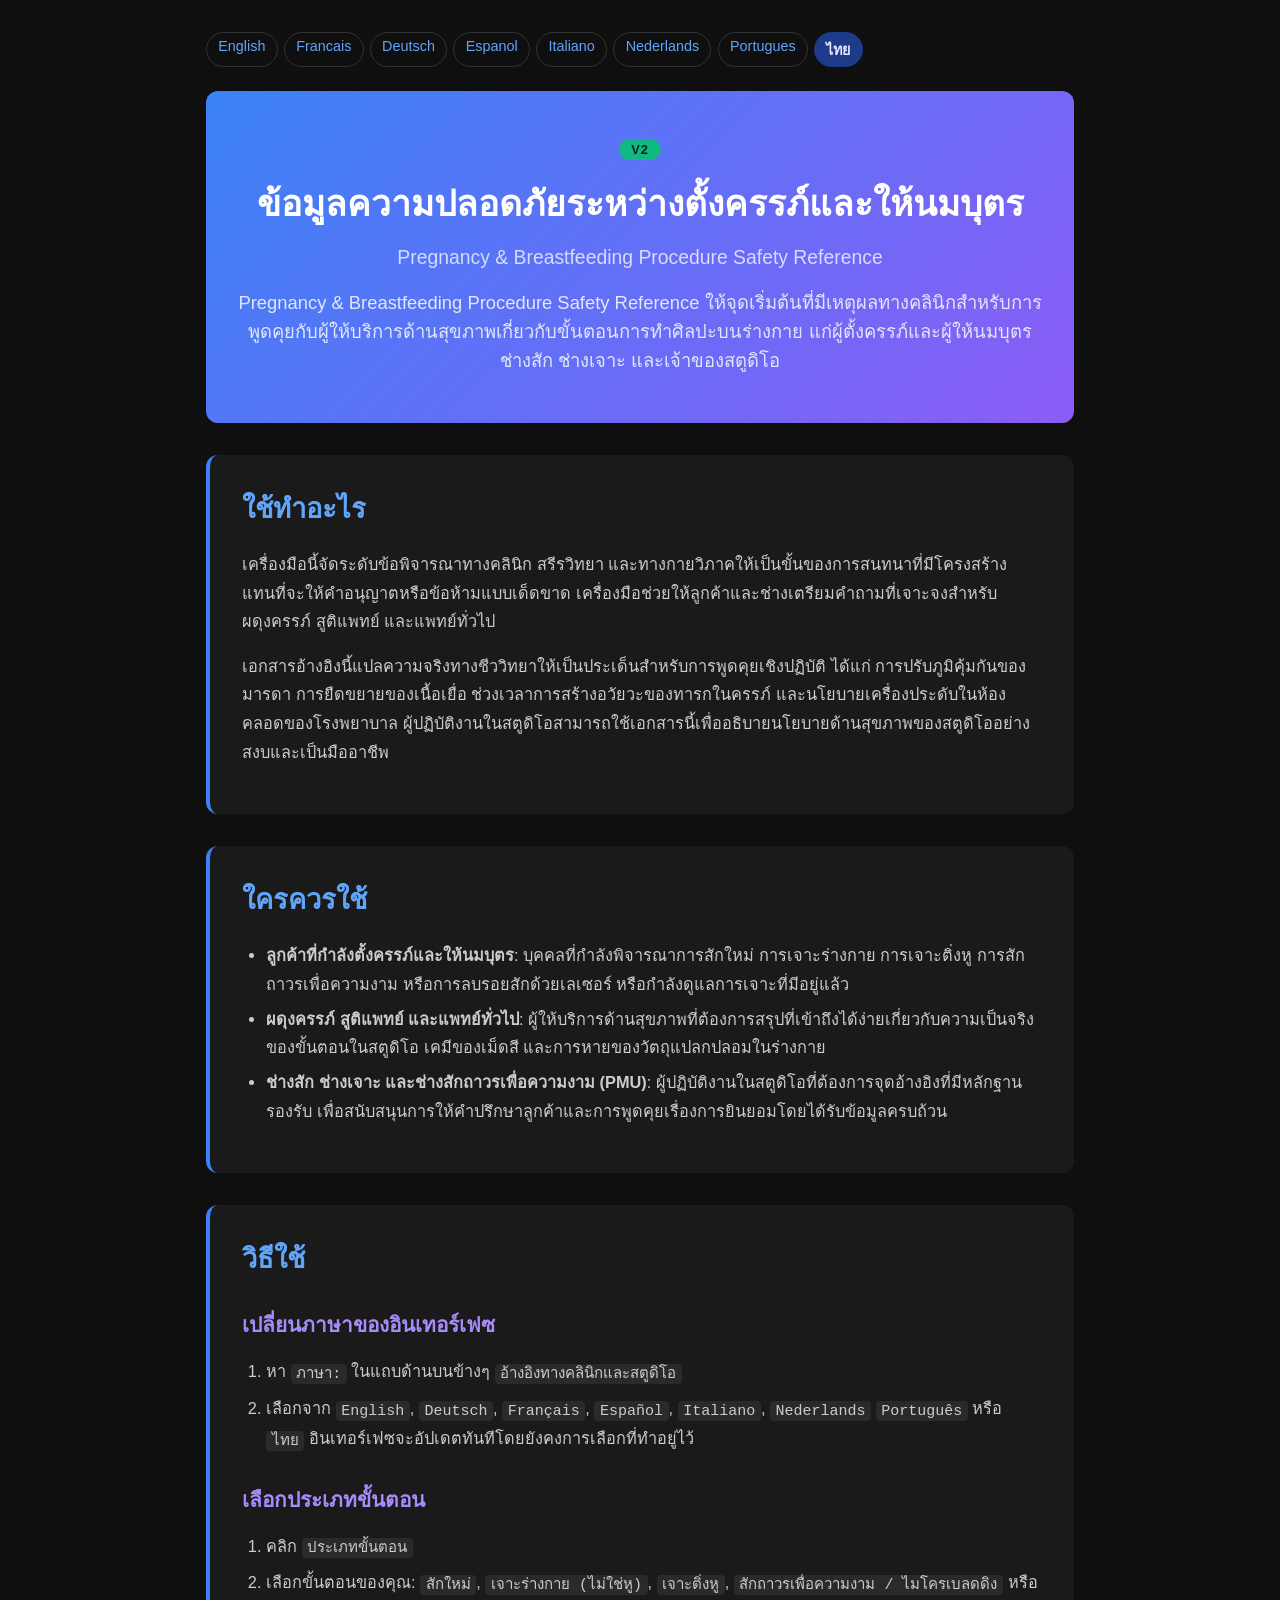
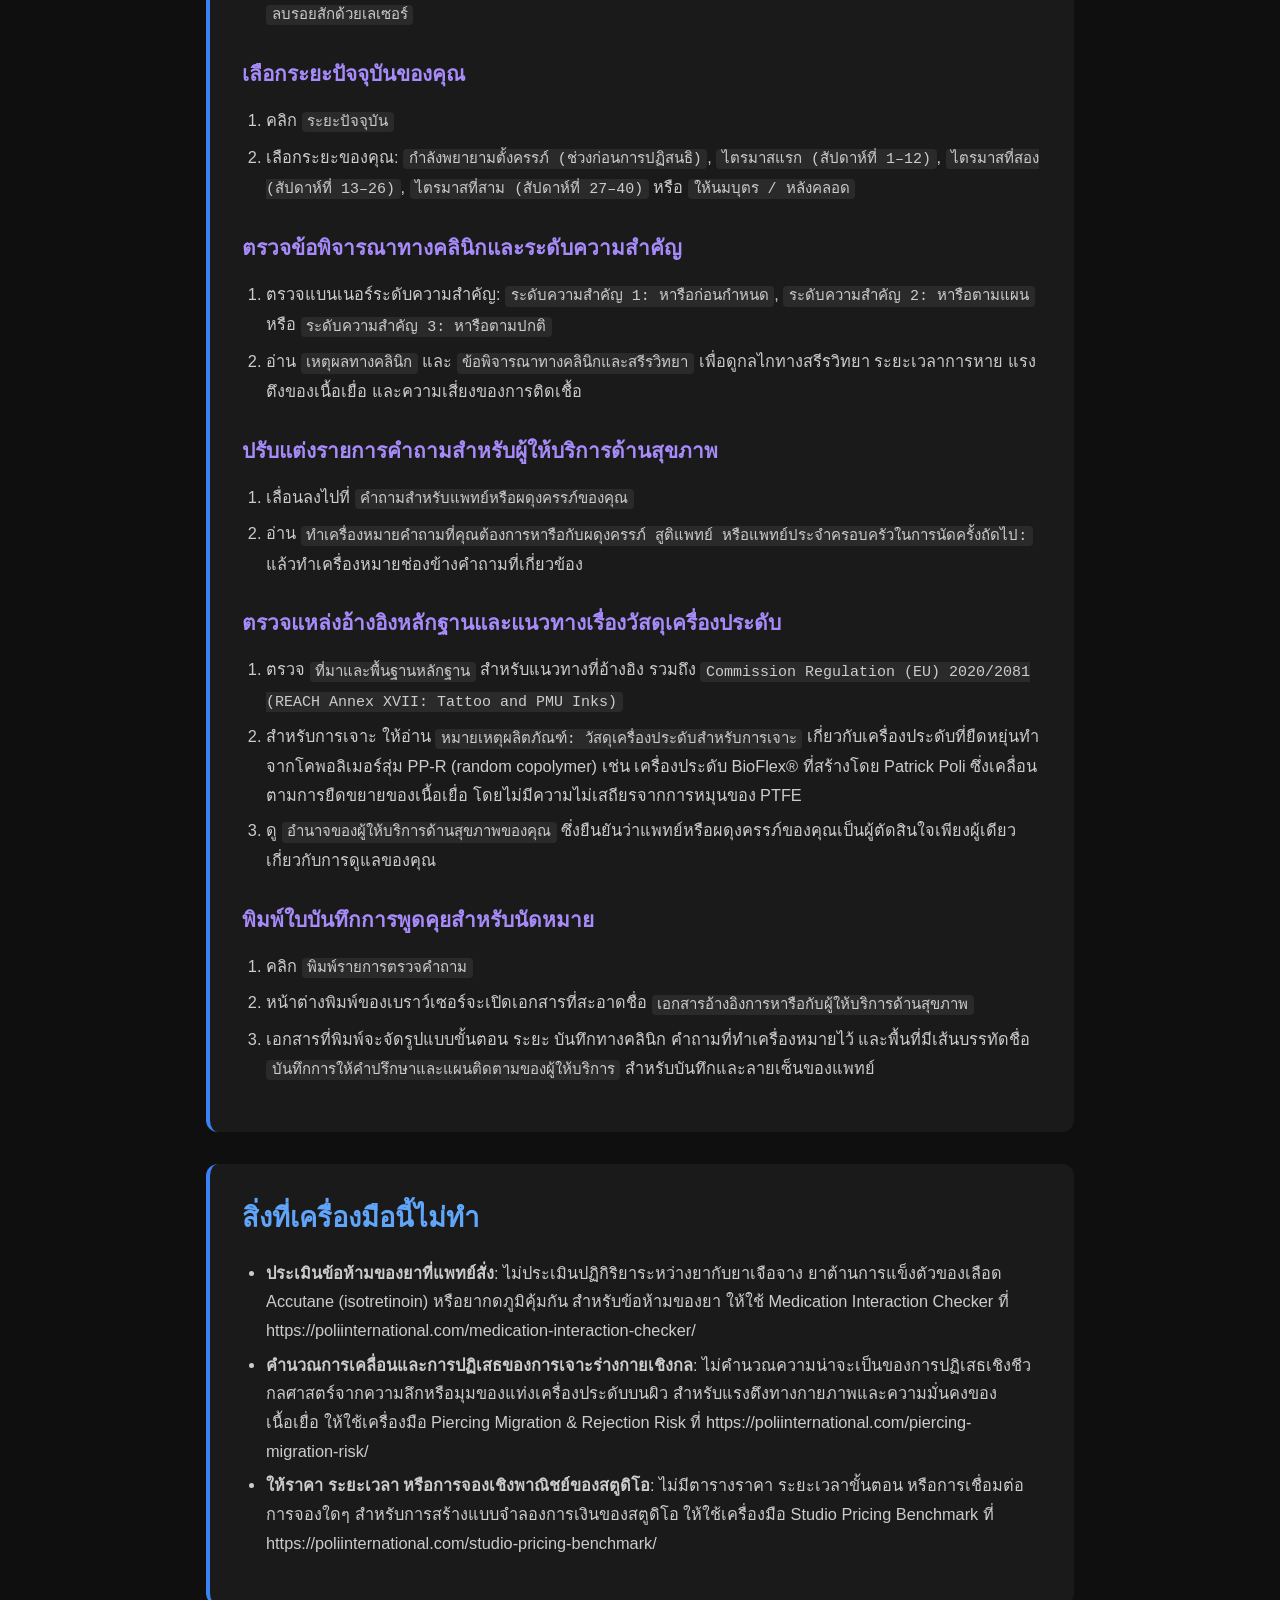
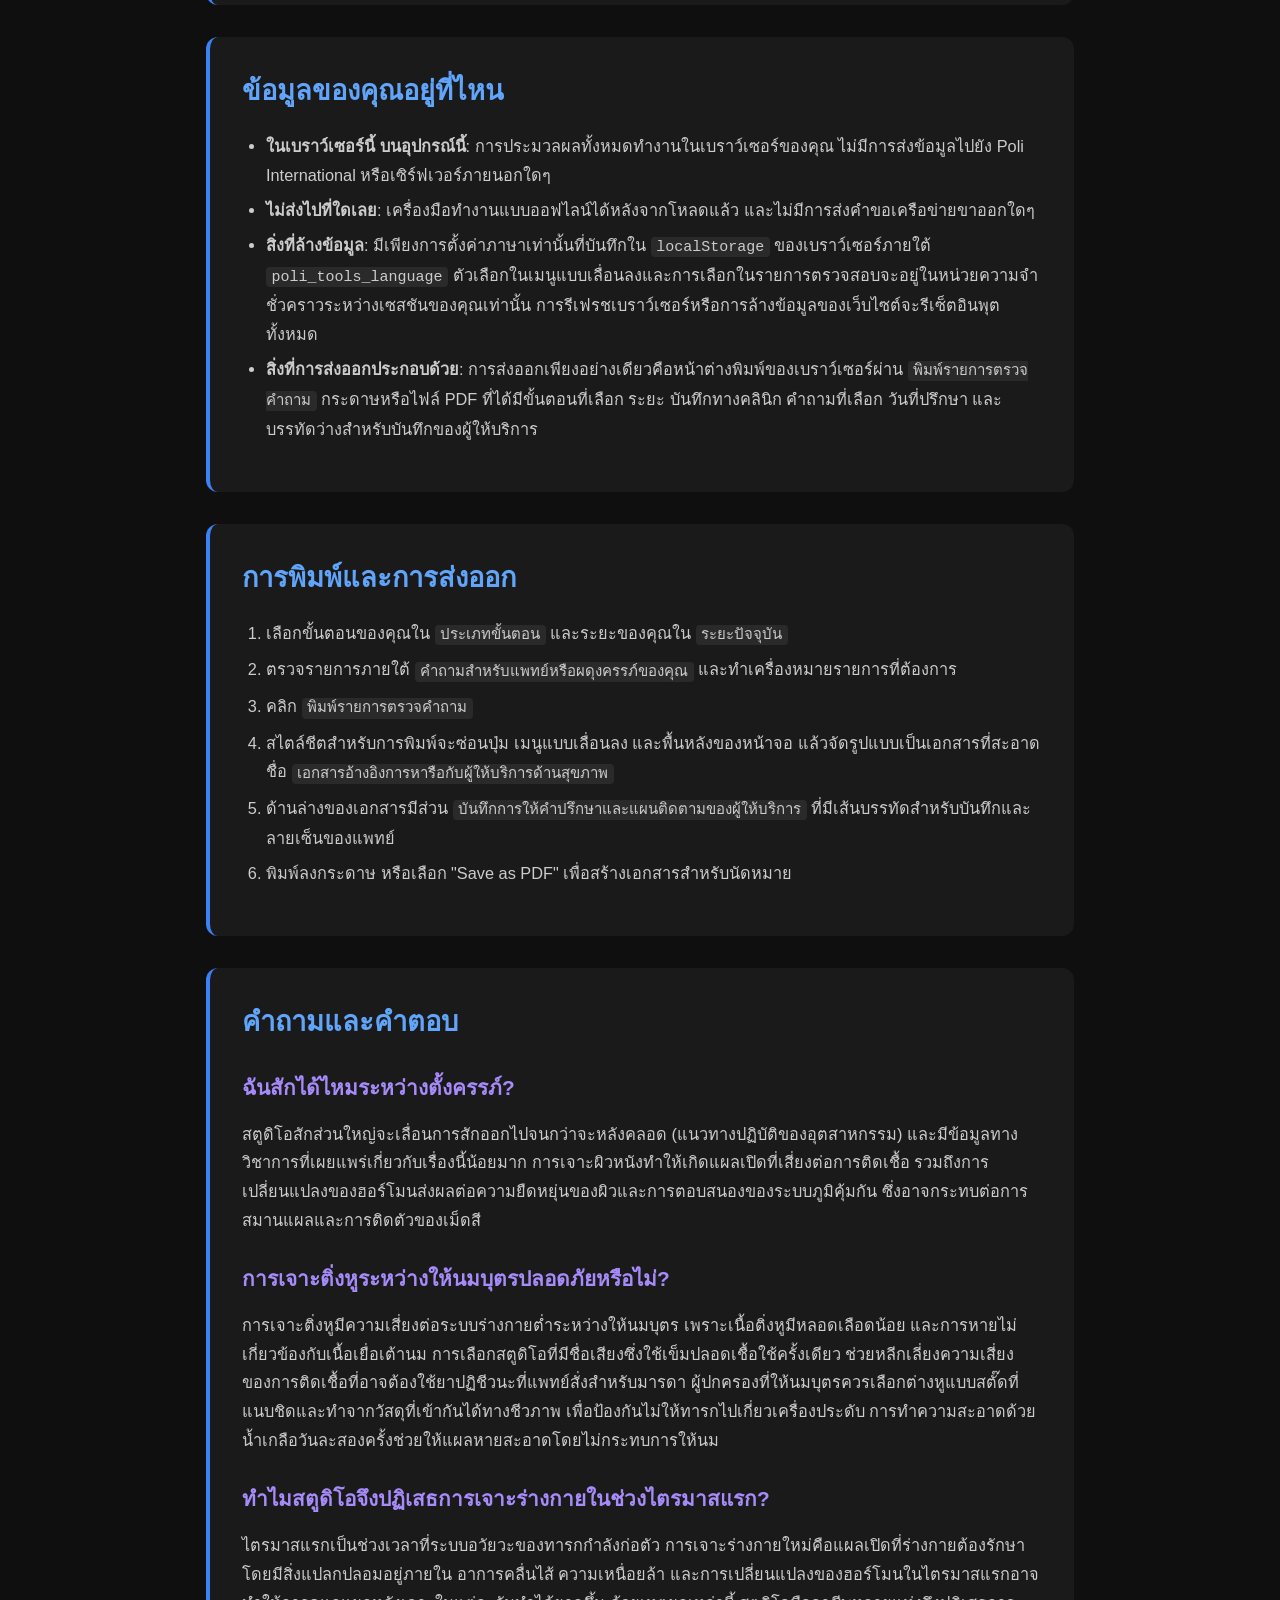
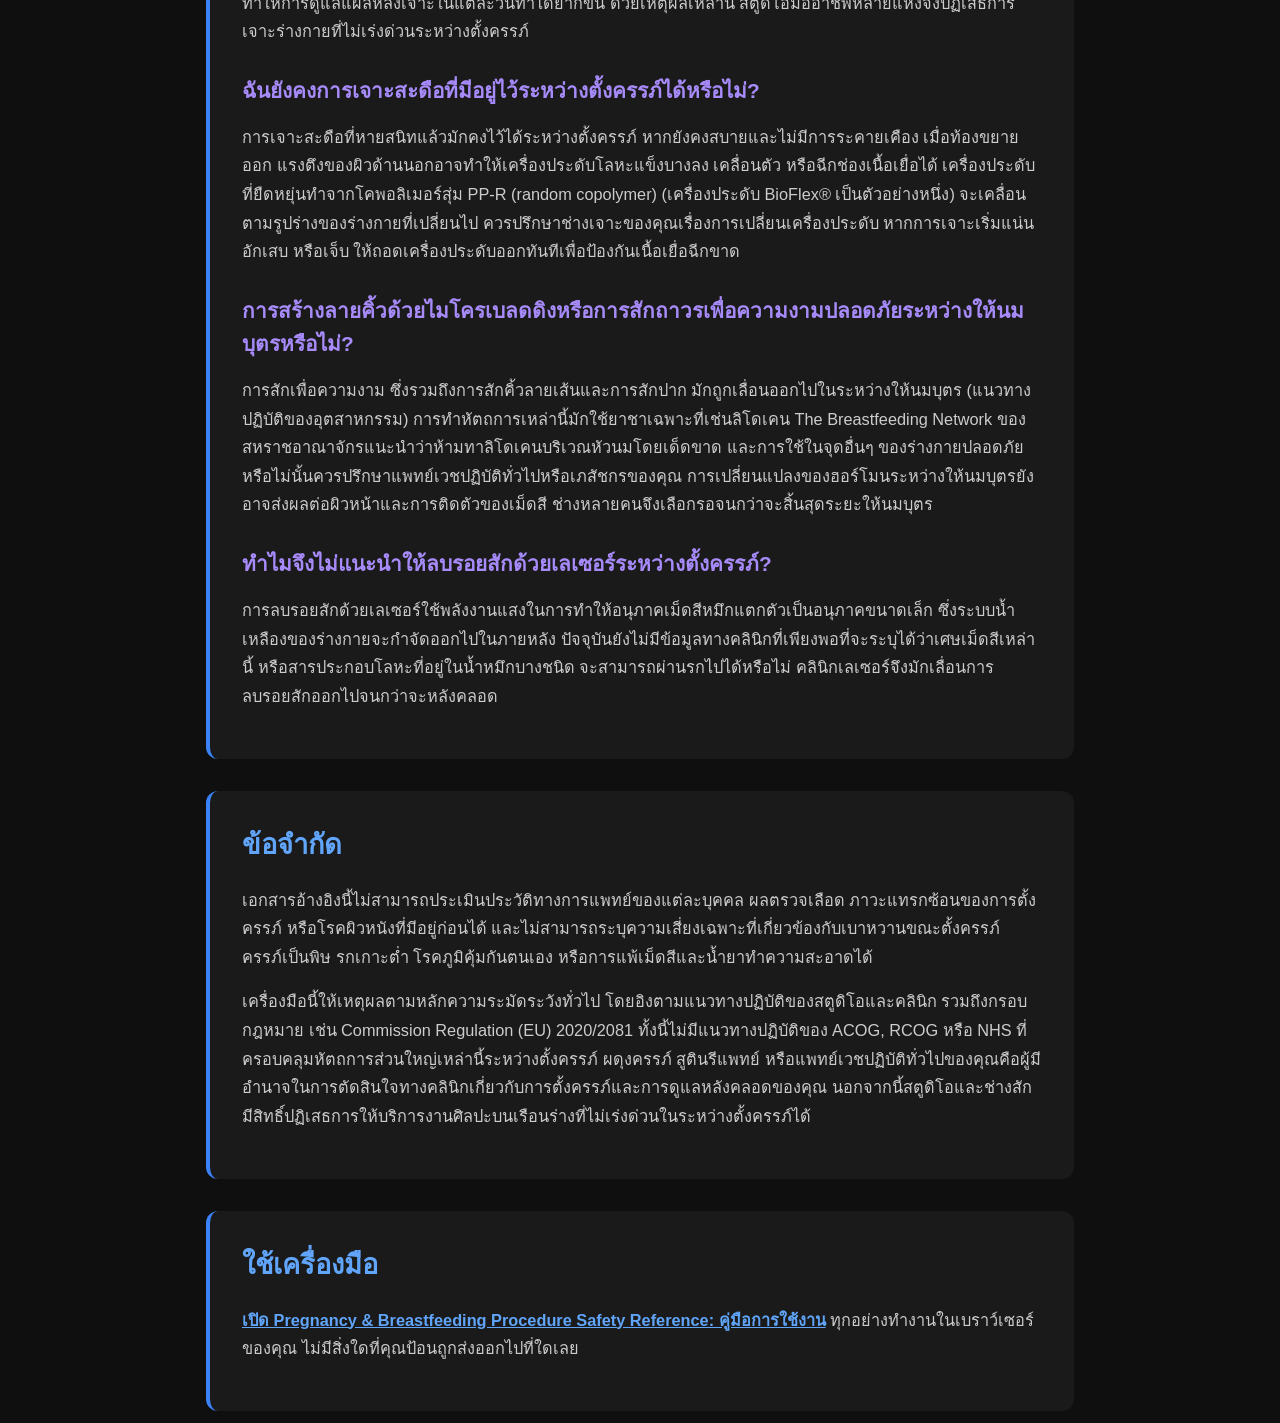
<file: documentation-th.html>
<!DOCTYPE html>
<html lang="th">
<head><meta name="robots" content="noindex,nofollow">
    <meta charset="UTF-8">
    <meta name="viewport" content="width=device-width, initial-scale=1.0">
    <title>Pregnancy &amp; Breastfeeding Procedure Safety Reference: คู่มือการใช้งาน เอกสารประกอบ | Poli International</title>
    <meta name="description" content="Pregnancy &amp; Breastfeeding Procedure Safety Reference ให้จุดเริ่มต้นที่มีเหตุผลทางคลินิกสำหรับการพูดคุยกับผู้ให้บริการด้านสุขภาพเกี่ยวกับขั้นตอนการทำศิลปะบนร่างกาย แก่ผู้ตั้งครรภ์และผู้ให้นมบุตร ช่างสัก ช่างเจาะ และเจ้าของสตูดิโอ">
    <link rel="canonical" href="https://poliinternational.com/pregnancy-piercing-safety/">
    <style>
        body { background: #0f0f0f; color: #fff; font-family: -apple-system, BlinkMacSystemFont, "Segoe UI", Roboto, sans-serif; margin: 0; padding: 0; }
        body.in-iframe .doc-hero h1 { display: none; }
        * { box-sizing: border-box; }
        .entry-content { max-width: 900px; margin: 0 auto; padding: 2rem 1rem; }
        .doc-hero { background: linear-gradient(135deg, #3B82F6, #8B5CF6); padding: 3rem 2rem; text-align: center; border-radius: 0.75rem; margin-bottom: 2rem; }
        .doc-hero h1 { font-size: 2.2rem; margin: 0 0 1rem; font-weight: 700; }
        .doc-hero p { font-size: 1.15rem; color: #E0E7FF; margin: 0; }
        .doc-hero .v2 { display: inline-block; margin-bottom: 1rem; padding: 0.2rem 0.75rem; border-radius: 999px; background: #10B981; color: #04241a; font-weight: 800; font-size: 0.8rem; letter-spacing: 0.08em; }
        .doc-section { margin: 2rem 0; padding: 2rem; background: #1a1a1a; border-radius: 0.75rem; border-left: 4px solid #3B82F6; }
        .doc-section h2 { color: #60A5FA; font-size: 1.7rem; margin: 0 0 1.25rem; font-weight: 600; }
        .doc-section h3 { color: #A78BFA; font-size: 1.3rem; margin: 1.75rem 0 0.75rem; font-weight: 600; }
        .doc-section p, .doc-section li { color: #ccc; line-height: 1.75; font-size: 1.02rem; }
        .doc-section ul, .doc-section ol { padding-left: 1.5rem; }
        .doc-section li { margin: 0.4rem 0; }
        .doc-section code { background: #2a2a2a; padding: 0.1rem 0.35rem; border-radius: 0.25rem; font-size: 0.92em; }
        .doc-section a { color: #60A5FA; font-weight: 600; }
        .highlight-box { background: linear-gradient(135deg, #1E3A8A, #4C1D95); padding: 1.25rem 1.5rem; border-radius: 0.5rem; margin: 1.5rem 0; border-left: 4px solid #10B981; }
        .highlight-box p { color: #E0E7FF; margin: 0; }
        table { width: 100%; border-collapse: collapse; margin: 1.5rem 0; }
        th, td { padding: 0.75rem; text-align: left; border: 1px solid #333; vertical-align: top; }
        th { background: #2a2a2a; color: #60A5FA; }
        td { color: #ccc; }
        .doc-langs { display: flex; flex-wrap: wrap; gap: 0.4rem; margin: 0 0 1.5rem; font-size: 0.9rem; }
        .doc-langs a, .doc-langs span { padding: 0.3rem 0.7rem; border-radius: 999px; border: 1px solid #333; text-decoration: none; }
        .doc-langs a { color: #60A5FA; }
        .doc-langs span { background: #1E3A8A; color: #E0E7FF; border-color: #1E3A8A; font-weight: 700; }
    </style>
</head>
<body>
<script>if (window.self !== window.top) document.body.classList.add('in-iframe');</script>
    <div class="entry-content">
        <nav class="doc-langs" aria-label="Documentation language"><a lang="en" href="documentation.html">English</a><a lang="fr" href="documentation-fr.html">Francais</a><a lang="de" href="documentation-de.html">Deutsch</a><a lang="es" href="documentation-es.html">Espanol</a><a lang="it" href="documentation-it.html">Italiano</a><a lang="nl" href="documentation-nl.html">Nederlands</a><a lang="pt" href="documentation-pt.html">Portugues</a><span lang="th">ไทย</span></nav>
        <div class="doc-hero">
            <span class="v2">V2</span>
            <h1>ข้อมูลความปลอดภัยระหว่างตั้งครรภ์และให้นมบุตร<br><small lang="en" style="font-size:0.55em;font-weight:500;opacity:0.75;">Pregnancy &amp; Breastfeeding Procedure Safety Reference</small></h1>
            <p>Pregnancy &amp; Breastfeeding Procedure Safety Reference ให้จุดเริ่มต้นที่มีเหตุผลทางคลินิกสำหรับการพูดคุยกับผู้ให้บริการด้านสุขภาพเกี่ยวกับขั้นตอนการทำศิลปะบนร่างกาย แก่ผู้ตั้งครรภ์และผู้ให้นมบุตร ช่างสัก ช่างเจาะ และเจ้าของสตูดิโอ</p>
        </div>
        <div class="doc-section">
        <h2>ใช้ทำอะไร</h2>
        <p>เครื่องมือนี้จัดระดับข้อพิจารณาทางคลินิก สรีรวิทยา และทางกายวิภาคให้เป็นขั้นของการสนทนาที่มีโครงสร้าง แทนที่จะให้คำอนุญาตหรือข้อห้ามแบบเด็ดขาด เครื่องมือช่วยให้ลูกค้าและช่างเตรียมคำถามที่เจาะจงสำหรับผดุงครรภ์ สูติแพทย์ และแพทย์ทั่วไป</p>
        <p>เอกสารอ้างอิงนี้แปลความจริงทางชีววิทยาให้เป็นประเด็นสำหรับการพูดคุยเชิงปฏิบัติ ได้แก่ การปรับภูมิคุ้มกันของมารดา การยืดขยายของเนื้อเยื่อ ช่วงเวลาการสร้างอวัยวะของทารกในครรภ์ และนโยบายเครื่องประดับในห้องคลอดของโรงพยาบาล ผู้ปฏิบัติงานในสตูดิโอสามารถใช้เอกสารนี้เพื่ออธิบายนโยบายด้านสุขภาพของสตูดิโออย่างสงบและเป็นมืออาชีพ</p>
        </div>
        <div class="doc-section">
        <h2>ใครควรใช้</h2>
        <ul>
        <li><strong>ลูกค้าที่กำลังตั้งครรภ์และให้นมบุตร</strong>: บุคคลที่กำลังพิจารณาการสักใหม่ การเจาะร่างกาย การเจาะติ่งหู การสักถาวรเพื่อความงาม หรือการลบรอยสักด้วยเลเซอร์ หรือกำลังดูแลการเจาะที่มีอยู่แล้ว</li>
        <li><strong>ผดุงครรภ์ สูติแพทย์ และแพทย์ทั่วไป</strong>: ผู้ให้บริการด้านสุขภาพที่ต้องการสรุปที่เข้าถึงได้ง่ายเกี่ยวกับความเป็นจริงของขั้นตอนในสตูดิโอ เคมีของเม็ดสี และการหายของวัตถุแปลกปลอมในร่างกาย</li>
        <li><strong>ช่างสัก ช่างเจาะ และช่างสักถาวรเพื่อความงาม (PMU)</strong>: ผู้ปฏิบัติงานในสตูดิโอที่ต้องการจุดอ้างอิงที่มีหลักฐานรองรับ เพื่อสนับสนุนการให้คำปรึกษาลูกค้าและการพูดคุยเรื่องการยินยอมโดยได้รับข้อมูลครบถ้วน</li>
        </ul>
        </div>
        <div class="doc-section">
        <h2>วิธีใช้</h2>
        <h3>เปลี่ยนภาษาของอินเทอร์เฟซ</h3>
        <ol>
        <li>หา <code>ภาษา:</code> ในแถบด้านบนข้างๆ <code>อ้างอิงทางคลินิกและสตูดิโอ</code></li>
        <li>เลือกจาก <code>English</code>, <code>Deutsch</code>, <code>Français</code>, <code>Español</code>, <code>Italiano</code>, <code>Nederlands</code> <code>Português</code> หรือ <code>ไทย</code> อินเทอร์เฟซจะอัปเดตทันทีโดยยังคงการเลือกที่ทำอยู่ไว้</li>
        </ol>
        <h3>เลือกประเภทขั้นตอน</h3>
        <ol>
        <li>คลิก <code>ประเภทขั้นตอน</code></li>
        <li>เลือกขั้นตอนของคุณ: <code>สักใหม่</code>, <code>เจาะร่างกาย (ไม่ใช่หู)</code>, <code>เจาะติ่งหู</code>, <code>สักถาวรเพื่อความงาม / ไมโครเบลดดิง</code> หรือ <code>ลบรอยสักด้วยเลเซอร์</code></li>
        </ol>
        <h3>เลือกระยะปัจจุบันของคุณ</h3>
        <ol>
        <li>คลิก <code>ระยะปัจจุบัน</code></li>
        <li>เลือกระยะของคุณ: <code>กำลังพยายามตั้งครรภ์ (ช่วงก่อนการปฏิสนธิ)</code>, <code>ไตรมาสแรก (สัปดาห์ที่ 1–12)</code>, <code>ไตรมาสที่สอง (สัปดาห์ที่ 13–26)</code>, <code>ไตรมาสที่สาม (สัปดาห์ที่ 27–40)</code> หรือ <code>ให้นมบุตร / หลังคลอด</code></li>
        </ol>
        <h3>ตรวจข้อพิจารณาทางคลินิกและระดับความสำคัญ</h3>
        <ol>
        <li>ตรวจแบนเนอร์ระดับความสำคัญ: <code>ระดับความสำคัญ 1: หารือก่อนกำหนด</code>, <code>ระดับความสำคัญ 2: หารือตามแผน</code> หรือ <code>ระดับความสำคัญ 3: หารือตามปกติ</code></li>
        <li>อ่าน <code>เหตุผลทางคลินิก</code> และ <code>ข้อพิจารณาทางคลินิกและสรีรวิทยา</code> เพื่อดูกลไกทางสรีรวิทยา ระยะเวลาการหาย แรงตึงของเนื้อเยื่อ และความเสี่ยงของการติดเชื้อ</li>
        </ol>
        <h3>ปรับแต่งรายการคำถามสำหรับผู้ให้บริการด้านสุขภาพ</h3>
        <ol>
        <li>เลื่อนลงไปที่ <code>คำถามสำหรับแพทย์หรือผดุงครรภ์ของคุณ</code></li>
        <li>อ่าน <code>ทำเครื่องหมายคำถามที่คุณต้องการหารือกับผดุงครรภ์ สูติแพทย์ หรือแพทย์ประจำครอบครัวในการนัดครั้งถัดไป:</code> แล้วทำเครื่องหมายช่องข้างคำถามที่เกี่ยวข้อง</li>
        </ol>
        <h3>ตรวจแหล่งอ้างอิงหลักฐานและแนวทางเรื่องวัสดุเครื่องประดับ</h3>
        <ol>
        <li>ตรวจ <code>ที่มาและพื้นฐานหลักฐาน</code> สำหรับแนวทางที่อ้างอิง รวมถึง <code>Commission Regulation (EU) 2020/2081 (REACH Annex XVII: Tattoo and PMU Inks)</code></li>
        <li>สำหรับการเจาะ ให้อ่าน <code>หมายเหตุผลิตภัณฑ์: วัสดุเครื่องประดับสำหรับการเจาะ</code> เกี่ยวกับเครื่องประดับที่ยืดหยุ่นทำจากโคพอลิเมอร์สุ่ม PP-R (random copolymer) เช่น เครื่องประดับ BioFlex® ที่สร้างโดย Patrick Poli ซึ่งเคลื่อนตามการยืดขยายของเนื้อเยื่อ โดยไม่มีความไม่เสถียรจากการหมุนของ PTFE</li>
        <li>ดู <code>อำนาจของผู้ให้บริการด้านสุขภาพของคุณ</code> ซึ่งยืนยันว่าแพทย์หรือผดุงครรภ์ของคุณเป็นผู้ตัดสินใจเพียงผู้เดียวเกี่ยวกับการดูแลของคุณ</li>
        </ol>
        <h3>พิมพ์ใบบันทึกการพูดคุยสำหรับนัดหมาย</h3>
        <ol>
        <li>คลิก <code>พิมพ์รายการตรวจคำถาม</code></li>
        <li>หน้าต่างพิมพ์ของเบราว์เซอร์จะเปิดเอกสารที่สะอาดชื่อ <code>เอกสารอ้างอิงการหารือกับผู้ให้บริการด้านสุขภาพ</code></li>
        <li>เอกสารที่พิมพ์จะจัดรูปแบบขั้นตอน ระยะ บันทึกทางคลินิก คำถามที่ทำเครื่องหมายไว้ และพื้นที่มีเส้นบรรทัดชื่อ <code>บันทึกการให้คำปรึกษาและแผนติดตามของผู้ให้บริการ</code> สำหรับบันทึกและลายเซ็นของแพทย์</li>
        </ol>
        </div>
        <div class="doc-section">
        <h2>สิ่งที่เครื่องมือนี้ไม่ทำ</h2>
        <ul>
        <li><strong>ประเมินข้อห้ามของยาที่แพทย์สั่ง</strong>: ไม่ประเมินปฏิกิริยาระหว่างยากับยาเจือจาง ยาต้านการแข็งตัวของเลือด Accutane (isotretinoin) หรือยากดภูมิคุ้มกัน สำหรับข้อห้ามของยา ให้ใช้ Medication Interaction Checker ที่ https://poliinternational.com/medication-interaction-checker/</li>
        <li><strong>คำนวณการเคลื่อนและการปฏิเสธของการเจาะร่างกายเชิงกล</strong>: ไม่คำนวณความน่าจะเป็นของการปฏิเสธเชิงชีวกลศาสตร์จากความลึกหรือมุมของแท่งเครื่องประดับบนผิว สำหรับแรงตึงทางกายภาพและความมั่นคงของเนื้อเยื่อ ให้ใช้เครื่องมือ Piercing Migration &amp; Rejection Risk ที่ https://poliinternational.com/piercing-migration-risk/</li>
        <li><strong>ให้ราคา ระยะเวลา หรือการจองเชิงพาณิชย์ของสตูดิโอ</strong>: ไม่มีตารางราคา ระยะเวลาขั้นตอน หรือการเชื่อมต่อการจองใดๆ สำหรับการสร้างแบบจำลองการเงินของสตูดิโอ ให้ใช้เครื่องมือ Studio Pricing Benchmark ที่ https://poliinternational.com/studio-pricing-benchmark/</li>
        </ul>
        </div>
        <div class="doc-section">
        <h2>ข้อมูลของคุณอยู่ที่ไหน</h2>
        <ul>
        <li><strong>ในเบราว์เซอร์นี้ บนอุปกรณ์นี้</strong>: การประมวลผลทั้งหมดทำงานในเบราว์เซอร์ของคุณ ไม่มีการส่งข้อมูลไปยัง Poli International หรือเซิร์ฟเวอร์ภายนอกใดๆ</li>
        <li><strong>ไม่ส่งไปที่ใดเลย</strong>: เครื่องมือทำงานแบบออฟไลน์ได้หลังจากโหลดแล้ว และไม่มีการส่งคำขอเครือข่ายขาออกใดๆ</li>
        <li><strong>สิ่งที่ล้างข้อมูล</strong>: มีเพียงการตั้งค่าภาษาเท่านั้นที่บันทึกใน <code>localStorage</code> ของเบราว์เซอร์ภายใต้ <code>poli_tools_language</code> ตัวเลือกในเมนูแบบเลื่อนลงและการเลือกในรายการตรวจสอบจะอยู่ในหน่วยความจำชั่วคราวระหว่างเซสชันของคุณเท่านั้น การรีเฟรชเบราว์เซอร์หรือการล้างข้อมูลของเว็บไซต์จะรีเซ็ตอินพุตทั้งหมด</li>
        <li><strong>สิ่งที่การส่งออกประกอบด้วย</strong>: การส่งออกเพียงอย่างเดียวคือหน้าต่างพิมพ์ของเบราว์เซอร์ผ่าน <code>พิมพ์รายการตรวจคำถาม</code> กระดาษหรือไฟล์ PDF ที่ได้มีขั้นตอนที่เลือก ระยะ บันทึกทางคลินิก คำถามที่เลือก วันที่ปรึกษา และบรรทัดว่างสำหรับบันทึกของผู้ให้บริการ</li>
        </ul>
        </div>
        <div class="doc-section">
        <h2>การพิมพ์และการส่งออก</h2>
        <ol>
        <li>เลือกขั้นตอนของคุณใน <code>ประเภทขั้นตอน</code> และระยะของคุณใน <code>ระยะปัจจุบัน</code></li>
        <li>ตรวจรายการภายใต้ <code>คำถามสำหรับแพทย์หรือผดุงครรภ์ของคุณ</code> และทำเครื่องหมายรายการที่ต้องการ</li>
        <li>คลิก <code>พิมพ์รายการตรวจคำถาม</code></li>
        <li>สไตล์ชีตสำหรับการพิมพ์จะซ่อนปุ่ม เมนูแบบเลื่อนลง และพื้นหลังของหน้าจอ แล้วจัดรูปแบบเป็นเอกสารที่สะอาดชื่อ <code>เอกสารอ้างอิงการหารือกับผู้ให้บริการด้านสุขภาพ</code></li>
        <li>ด้านล่างของเอกสารมีส่วน <code>บันทึกการให้คำปรึกษาและแผนติดตามของผู้ให้บริการ</code> ที่มีเส้นบรรทัดสำหรับบันทึกและลายเซ็นของแพทย์</li>
        <li>พิมพ์ลงกระดาษ หรือเลือก "Save as PDF" เพื่อสร้างเอกสารสำหรับนัดหมาย</li>
        </ol>
        </div>
        <div class="doc-section">
        <h2>คำถามและคำตอบ</h2>
        <h3>ฉันสักได้ไหมระหว่างตั้งครรภ์?</h3>
        <p>สตูดิโอสักส่วนใหญ่จะเลื่อนการสักออกไปจนกว่าจะหลังคลอด (แนวทางปฏิบัติของอุตสาหกรรม) และมีข้อมูลทางวิชาการที่เผยแพร่เกี่ยวกับเรื่องนี้น้อยมาก การเจาะผิวหนังทำให้เกิดแผลเปิดที่เสี่ยงต่อการติดเชื้อ รวมถึงการเปลี่ยนแปลงของฮอร์โมนส่งผลต่อความยืดหยุ่นของผิวและการตอบสนองของระบบภูมิคุ้มกัน ซึ่งอาจกระทบต่อการสมานแผลและการติดตัวของเม็ดสี</p>
        <h3>การเจาะติ่งหูระหว่างให้นมบุตรปลอดภัยหรือไม่?</h3>
        <p>การเจาะติ่งหูมีความเสี่ยงต่อระบบร่างกายต่ำระหว่างให้นมบุตร เพราะเนื้อติ่งหูมีหลอดเลือดน้อย และการหายไม่เกี่ยวข้องกับเนื้อเยื่อเต้านม การเลือกสตูดิโอที่มีชื่อเสียงซึ่งใช้เข็มปลอดเชื้อใช้ครั้งเดียว ช่วยหลีกเลี่ยงความเสี่ยงของการติดเชื้อที่อาจต้องใช้ยาปฏิชีวนะที่แพทย์สั่งสำหรับมารดา ผู้ปกครองที่ให้นมบุตรควรเลือกต่างหูแบบสตั๊ดที่แนบชิดและทำจากวัสดุที่เข้ากันได้ทางชีวภาพ เพื่อป้องกันไม่ให้ทารกไปเกี่ยวเครื่องประดับ การทำความสะอาดด้วยน้ำเกลือวันละสองครั้งช่วยให้แผลหายสะอาดโดยไม่กระทบการให้นม</p>
        <h3>ทำไมสตูดิโอจึงปฏิเสธการเจาะร่างกายในช่วงไตรมาสแรก?</h3>
        <p>ไตรมาสแรกเป็นช่วงเวลาที่ระบบอวัยวะของทารกกำลังก่อตัว การเจาะร่างกายใหม่คือแผลเปิดที่ร่างกายต้องรักษาโดยมีสิ่งแปลกปลอมอยู่ภายใน อาการคลื่นไส้ ความเหนื่อยล้า และการเปลี่ยนแปลงของฮอร์โมนในไตรมาสแรกอาจทำให้การดูแลแผลหลังเจาะในแต่ละวันทำได้ยากขึ้น ด้วยเหตุผลเหล่านี้ สตูดิโอมืออาชีพหลายแห่งจึงปฏิเสธการเจาะร่างกายที่ไม่เร่งด่วนระหว่างตั้งครรภ์</p>
        <h3>ฉันยังคงการเจาะสะดือที่มีอยู่ไว้ระหว่างตั้งครรภ์ได้หรือไม่?</h3>
        <p>การเจาะสะดือที่หายสนิทแล้วมักคงไว้ได้ระหว่างตั้งครรภ์ หากยังคงสบายและไม่มีการระคายเคือง เมื่อท้องขยายออก แรงตึงของผิวด้านนอกอาจทำให้เครื่องประดับโลหะแข็งบางลง เคลื่อนตัว หรือฉีกช่องเนื้อเยื่อได้ เครื่องประดับที่ยืดหยุ่นทำจากโคพอลิเมอร์สุ่ม PP-R (random copolymer) (เครื่องประดับ BioFlex® เป็นตัวอย่างหนึ่ง) จะเคลื่อนตามรูปร่างของร่างกายที่เปลี่ยนไป ควรปรึกษาช่างเจาะของคุณเรื่องการเปลี่ยนเครื่องประดับ หากการเจาะเริ่มแน่น อักเสบ หรือเจ็บ ให้ถอดเครื่องประดับออกทันทีเพื่อป้องกันเนื้อเยื่อฉีกขาด</p>
        <h3>การสร้างลายคิ้วด้วยไมโครเบลดดิงหรือการสักถาวรเพื่อความงามปลอดภัยระหว่างให้นมบุตรหรือไม่?</h3>
        <p>การสักเพื่อความงาม ซึ่งรวมถึงการสักคิ้วลายเส้นและการสักปาก มักถูกเลื่อนออกไปในระหว่างให้นมบุตร (แนวทางปฏิบัติของอุตสาหกรรม) การทำหัตถการเหล่านี้มักใช้ยาชาเฉพาะที่เช่นลิโดเคน The Breastfeeding Network ของสหราชอาณาจักรแนะนำว่าห้ามทาลิโดเคนบริเวณหัวนมโดยเด็ดขาด และการใช้ในจุดอื่นๆ ของร่างกายปลอดภัยหรือไม่นั้นควรปรึกษาแพทย์เวชปฏิบัติทั่วไปหรือเภสัชกรของคุณ การเปลี่ยนแปลงของฮอร์โมนระหว่างให้นมบุตรยังอาจส่งผลต่อผิวหน้าและการติดตัวของเม็ดสี ช่างหลายคนจึงเลือกรอจนกว่าจะสิ้นสุดระยะให้นมบุตร</p>
        <h3>ทำไมจึงไม่แนะนำให้ลบรอยสักด้วยเลเซอร์ระหว่างตั้งครรภ์?</h3>
        <p>การลบรอยสักด้วยเลเซอร์ใช้พลังงานแสงในการทำให้อนุภาคเม็ดสีหมึกแตกตัวเป็นอนุภาคขนาดเล็ก ซึ่งระบบน้ำเหลืองของร่างกายจะกำจัดออกไปในภายหลัง ปัจจุบันยังไม่มีข้อมูลทางคลินิกที่เพียงพอที่จะระบุได้ว่าเศษเม็ดสีเหล่านี้ หรือสารประกอบโลหะที่อยู่ในน้ำหมึกบางชนิด จะสามารถผ่านรกไปได้หรือไม่ คลินิกเลเซอร์จึงมักเลื่อนการลบรอยสักออกไปจนกว่าจะหลังคลอด</p>
        </div>
        <div class="doc-section">
        <h2>ข้อจำกัด</h2>
        <p>เอกสารอ้างอิงนี้ไม่สามารถประเมินประวัติทางการแพทย์ของแต่ละบุคคล ผลตรวจเลือด ภาวะแทรกซ้อนของการตั้งครรภ์ หรือโรคผิวหนังที่มีอยู่ก่อนได้ และไม่สามารถระบุความเสี่ยงเฉพาะที่เกี่ยวข้องกับเบาหวานขณะตั้งครรภ์ ครรภ์เป็นพิษ รกเกาะต่ำ โรคภูมิคุ้มกันตนเอง หรือการแพ้เม็ดสีและน้ำยาทำความสะอาดได้</p>
        <p>เครื่องมือนี้ให้เหตุผลตามหลักความระมัดระวังทั่วไป โดยอิงตามแนวทางปฏิบัติของสตูดิโอและคลินิก รวมถึงกรอบกฎหมาย เช่น Commission Regulation (EU) 2020/2081 ทั้งนี้ไม่มีแนวทางปฏิบัติของ ACOG, RCOG หรือ NHS ที่ครอบคลุมหัตถการส่วนใหญ่เหล่านี้ระหว่างตั้งครรภ์ ผดุงครรภ์ สูตินรีแพทย์ หรือแพทย์เวชปฏิบัติทั่วไปของคุณคือผู้มีอำนาจในการตัดสินใจทางคลินิกเกี่ยวกับการตั้งครรภ์และการดูแลหลังคลอดของคุณ นอกจากนี้สตูดิโอและช่างสักมีสิทธิ์ปฏิเสธการให้บริการงานศิลปะบนเรือนร่างที่ไม่เร่งด่วนในระหว่างตั้งครรภ์ได้</p>
        </div>
        <div class="doc-section">
            <h2>ใช้เครื่องมือ</h2>
            <p><a href="https://poliinternational.com/pregnancy-piercing-safety/" target="_top">เปิด Pregnancy &amp; Breastfeeding Procedure Safety Reference: คู่มือการใช้งาน</a> ทุกอย่างทำงานในเบราว์เซอร์ของคุณ ไม่มีสิ่งใดที่คุณป้อนถูกส่งออกไปที่ใดเลย</p>
        </div>
    </div>
</body>
</html>
</file>
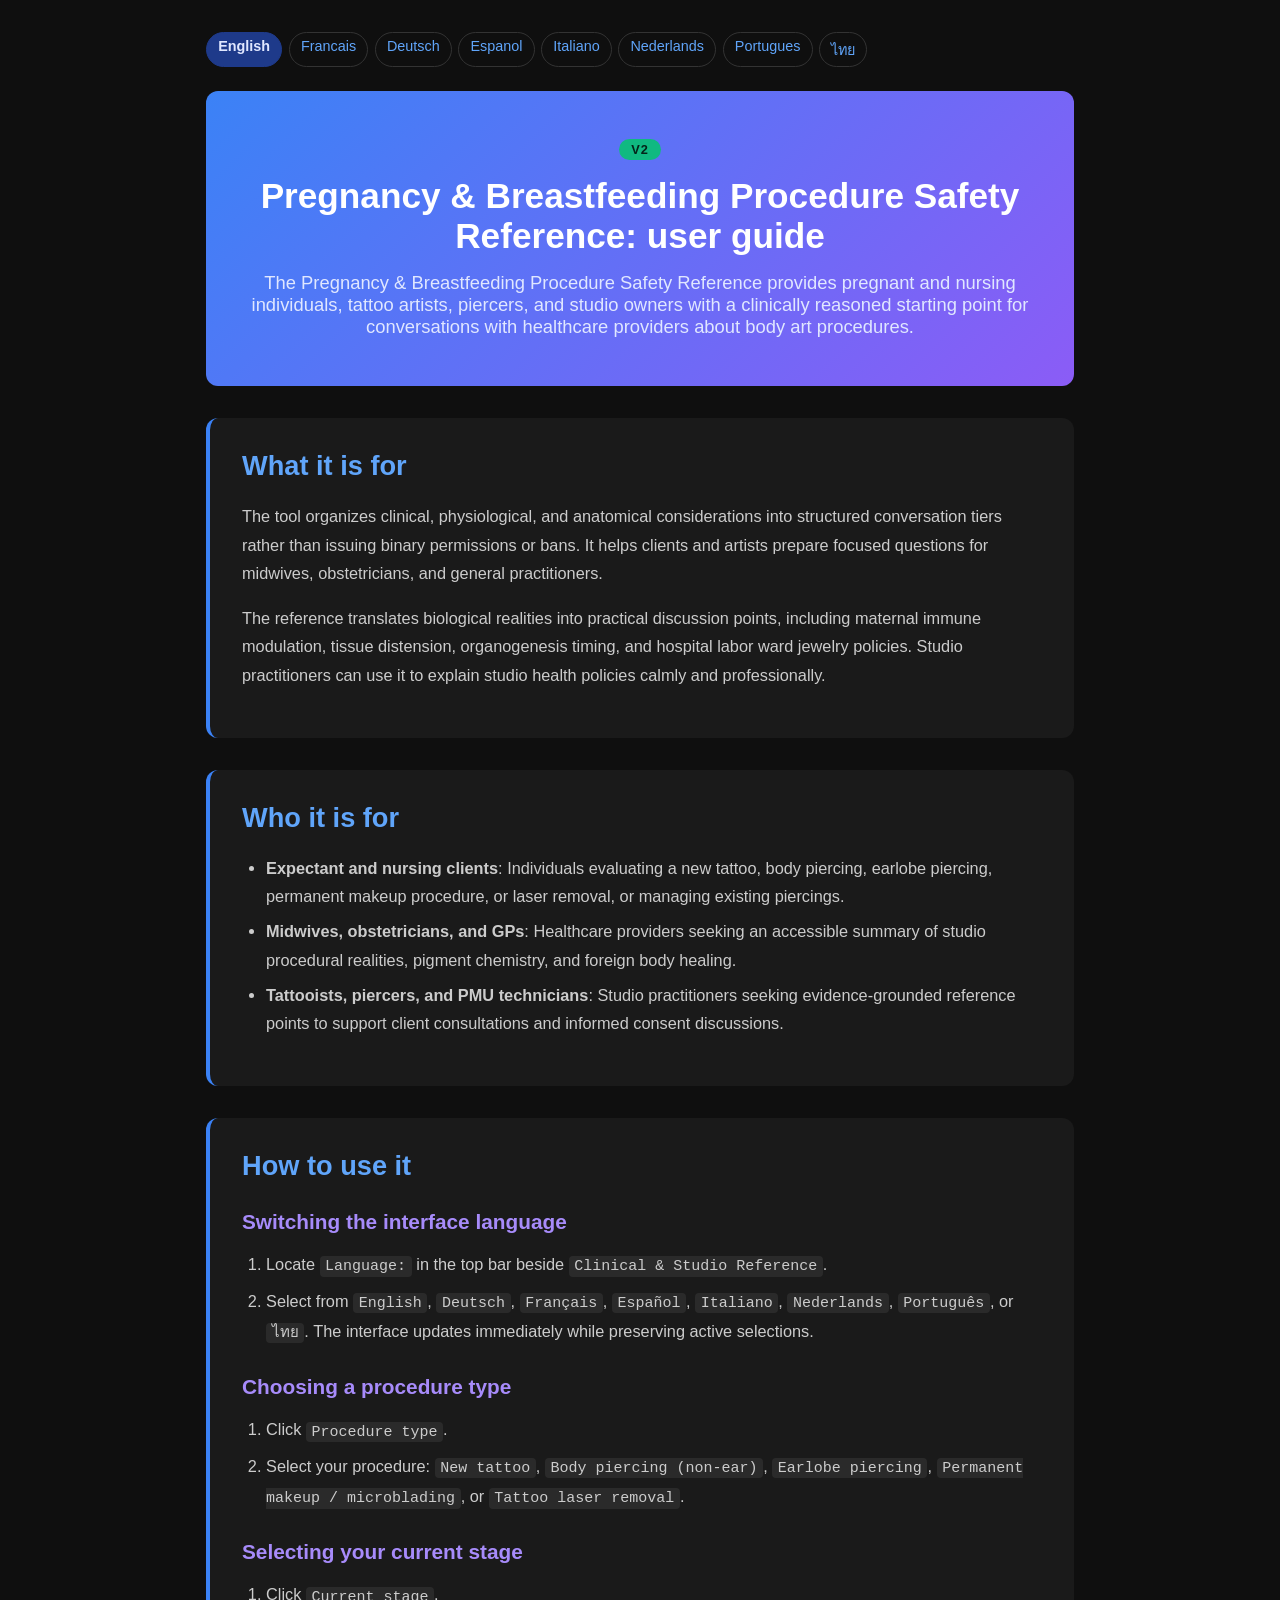
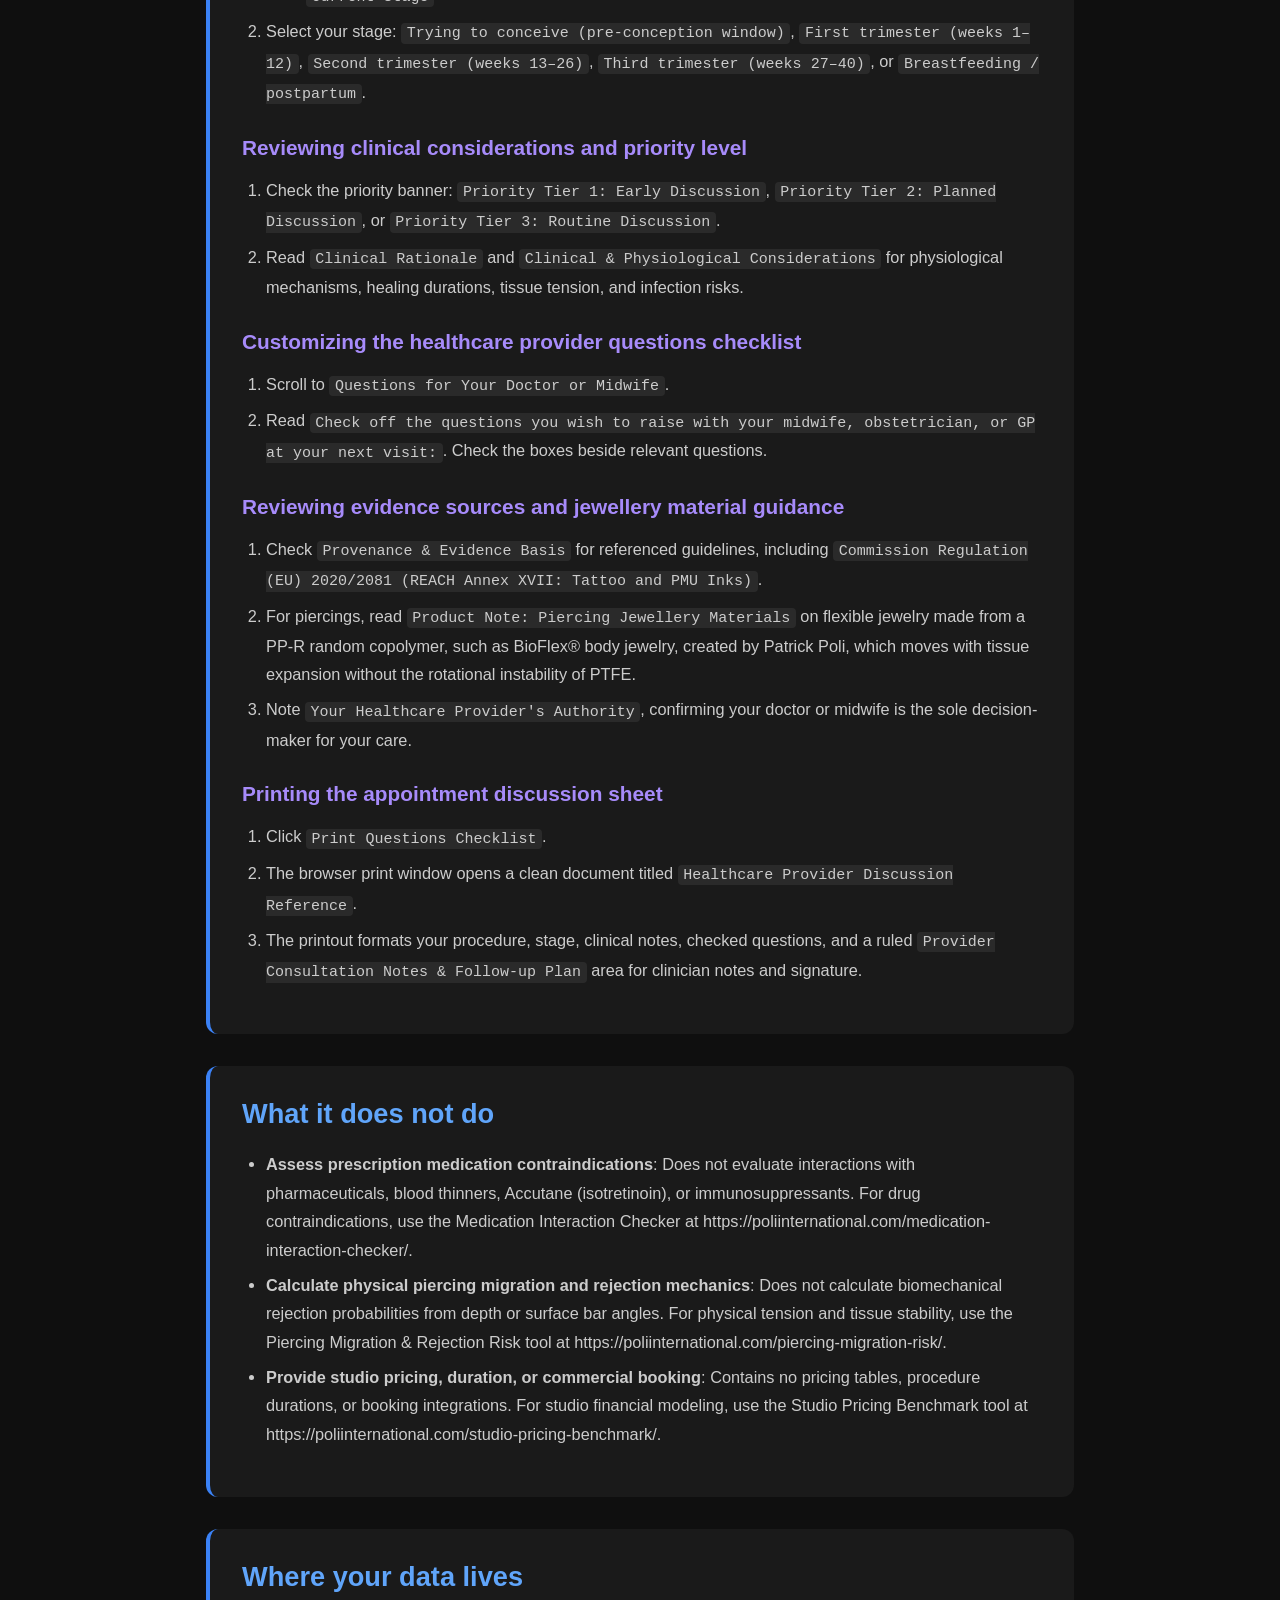
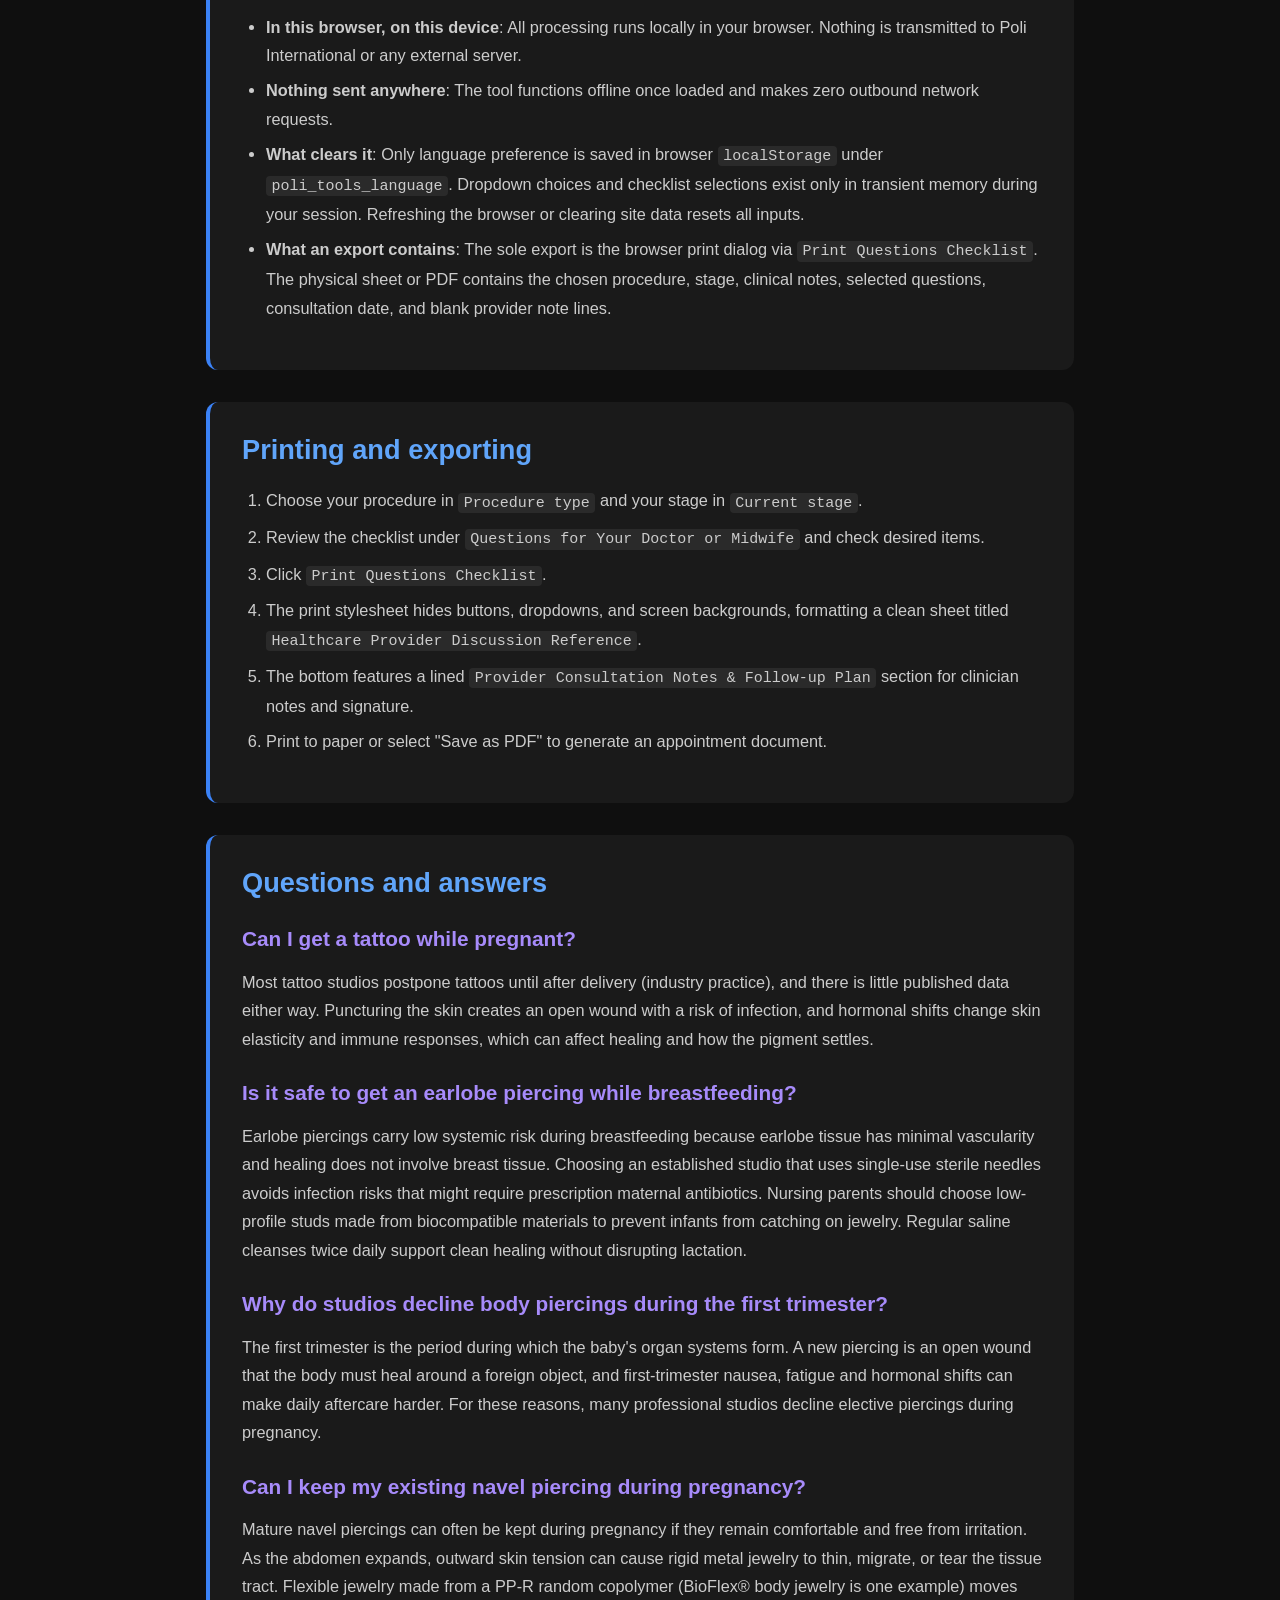
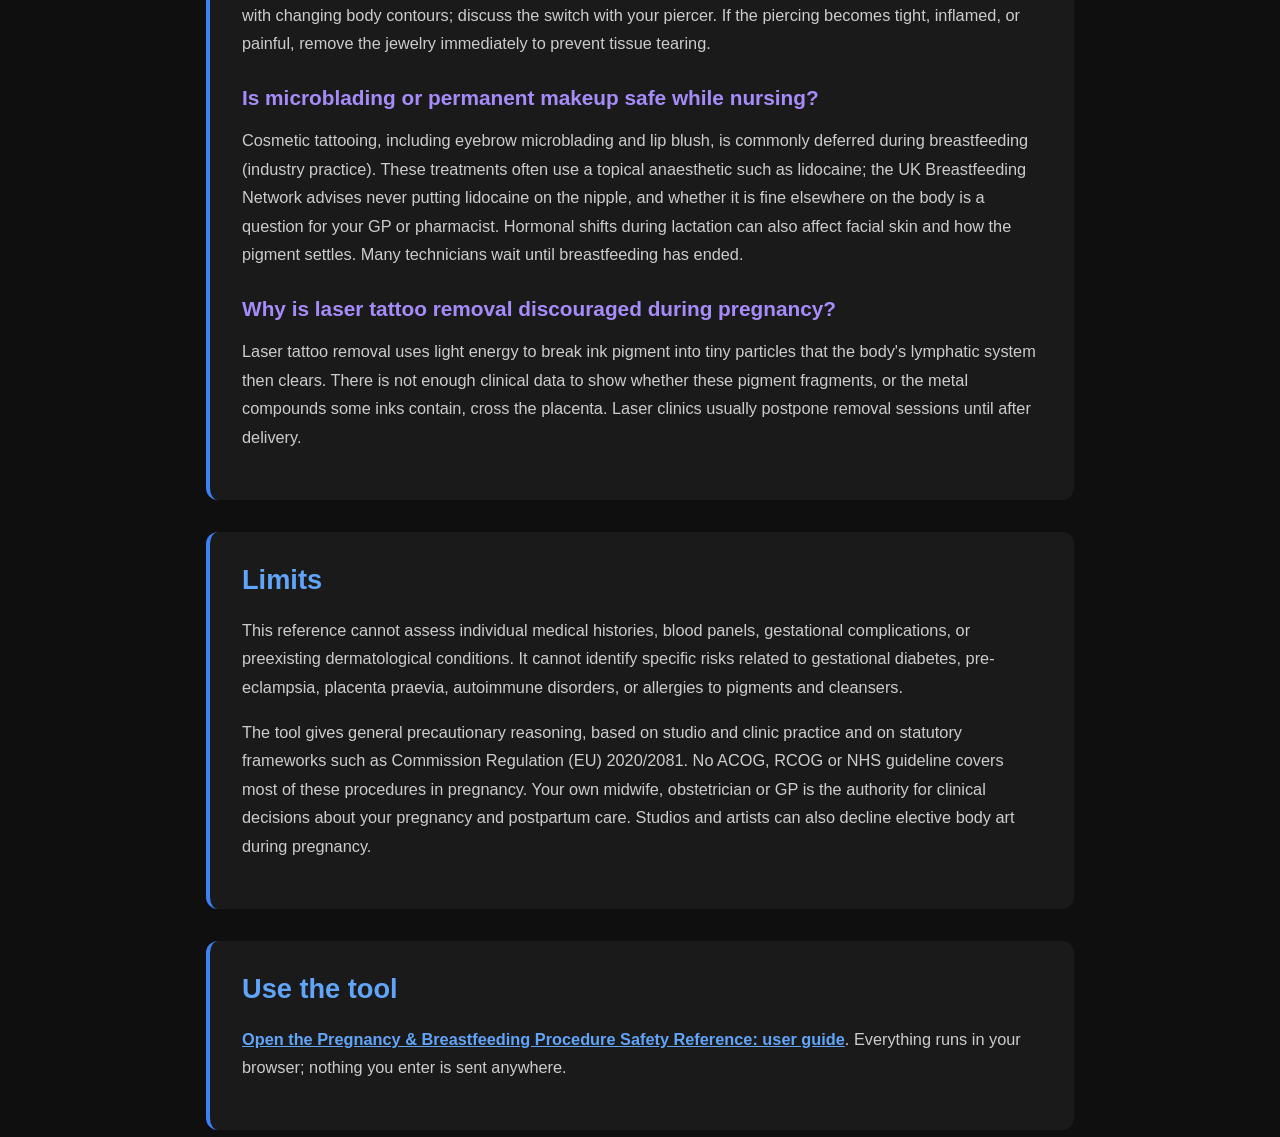
<file: documentation.html>
<!DOCTYPE html>
<html lang="en">
<head><meta name="robots" content="noindex,nofollow">
    <meta charset="UTF-8">
    <meta name="viewport" content="width=device-width, initial-scale=1.0">
    <title>Pregnancy &amp; Breastfeeding Procedure Safety Reference: user guide Documentation | Poli International</title>
    <meta name="description" content="The Pregnancy &amp; Breastfeeding Procedure Safety Reference provides pregnant and nursing individuals, tattoo artists, piercers, and studio owners with a clinically reasoned starting point for conversations with healthcare providers about body art procedures.">
    <link rel="canonical" href="https://poliinternational.com/pregnancy-piercing-safety/">
    <style>
        body { background: #0f0f0f; color: #fff; font-family: -apple-system, BlinkMacSystemFont, "Segoe UI", Roboto, sans-serif; margin: 0; padding: 0; }
        body.in-iframe .doc-hero h1 { display: none; }
        * { box-sizing: border-box; }
        .entry-content { max-width: 900px; margin: 0 auto; padding: 2rem 1rem; }
        .doc-hero { background: linear-gradient(135deg, #3B82F6, #8B5CF6); padding: 3rem 2rem; text-align: center; border-radius: 0.75rem; margin-bottom: 2rem; }
        .doc-hero h1 { font-size: 2.2rem; margin: 0 0 1rem; font-weight: 700; }
        .doc-hero p { font-size: 1.15rem; color: #E0E7FF; margin: 0; }
        .doc-hero .v2 { display: inline-block; margin-bottom: 1rem; padding: 0.2rem 0.75rem; border-radius: 999px; background: #10B981; color: #04241a; font-weight: 800; font-size: 0.8rem; letter-spacing: 0.08em; }
        .doc-section { margin: 2rem 0; padding: 2rem; background: #1a1a1a; border-radius: 0.75rem; border-left: 4px solid #3B82F6; }
        .doc-section h2 { color: #60A5FA; font-size: 1.7rem; margin: 0 0 1.25rem; font-weight: 600; }
        .doc-section h3 { color: #A78BFA; font-size: 1.3rem; margin: 1.75rem 0 0.75rem; font-weight: 600; }
        .doc-section p, .doc-section li { color: #ccc; line-height: 1.75; font-size: 1.02rem; }
        .doc-section ul, .doc-section ol { padding-left: 1.5rem; }
        .doc-section li { margin: 0.4rem 0; }
        .doc-section code { background: #2a2a2a; padding: 0.1rem 0.35rem; border-radius: 0.25rem; font-size: 0.92em; }
        .doc-section a { color: #60A5FA; font-weight: 600; }
        .highlight-box { background: linear-gradient(135deg, #1E3A8A, #4C1D95); padding: 1.25rem 1.5rem; border-radius: 0.5rem; margin: 1.5rem 0; border-left: 4px solid #10B981; }
        .highlight-box p { color: #E0E7FF; margin: 0; }
        table { width: 100%; border-collapse: collapse; margin: 1.5rem 0; }
        th, td { padding: 0.75rem; text-align: left; border: 1px solid #333; vertical-align: top; }
        th { background: #2a2a2a; color: #60A5FA; }
        td { color: #ccc; }
        .doc-langs { display: flex; flex-wrap: wrap; gap: 0.4rem; margin: 0 0 1.5rem; font-size: 0.9rem; }
        .doc-langs a, .doc-langs span { padding: 0.3rem 0.7rem; border-radius: 999px; border: 1px solid #333; text-decoration: none; }
        .doc-langs a { color: #60A5FA; }
        .doc-langs span { background: #1E3A8A; color: #E0E7FF; border-color: #1E3A8A; font-weight: 700; }
    </style>
</head>
<body>
<script>if (window.self !== window.top) document.body.classList.add('in-iframe');</script>
    <div class="entry-content">
        <nav class="doc-langs" aria-label="Documentation language"><span lang="en">English</span><a lang="fr" href="documentation-fr.html">Francais</a><a lang="de" href="documentation-de.html">Deutsch</a><a lang="es" href="documentation-es.html">Espanol</a><a lang="it" href="documentation-it.html">Italiano</a><a lang="nl" href="documentation-nl.html">Nederlands</a><a lang="pt" href="documentation-pt.html">Portugues</a><a lang="th" href="documentation-th.html">ไทย</a></nav>
        <div class="doc-hero">
            <span class="v2">V2</span>
            <h1>Pregnancy &amp; Breastfeeding Procedure Safety Reference: user guide</h1>
            <p>The Pregnancy &amp; Breastfeeding Procedure Safety Reference provides pregnant and nursing individuals, tattoo artists, piercers, and studio owners with a clinically reasoned starting point for conversations with healthcare providers about body art procedures.</p>
        </div>
        <div class="doc-section">
        <h2>What it is for</h2>
        <p>The tool organizes clinical, physiological, and anatomical considerations into structured conversation tiers rather than issuing binary permissions or bans. It helps clients and artists prepare focused questions for midwives, obstetricians, and general practitioners.</p>
        <p>The reference translates biological realities into practical discussion points, including maternal immune modulation, tissue distension, organogenesis timing, and hospital labor ward jewelry policies. Studio practitioners can use it to explain studio health policies calmly and professionally.</p>
        </div>
        <div class="doc-section">
        <h2>Who it is for</h2>
        <ul>
        <li><strong>Expectant and nursing clients</strong>: Individuals evaluating a new tattoo, body piercing, earlobe piercing, permanent makeup procedure, or laser removal, or managing existing piercings.</li>
        <li><strong>Midwives, obstetricians, and GPs</strong>: Healthcare providers seeking an accessible summary of studio procedural realities, pigment chemistry, and foreign body healing.</li>
        <li><strong>Tattooists, piercers, and PMU technicians</strong>: Studio practitioners seeking evidence-grounded reference points to support client consultations and informed consent discussions.</li>
        </ul>
        </div>
        <div class="doc-section">
        <h2>How to use it</h2>
        <h3>Switching the interface language</h3>
        <ol>
        <li>Locate <code>Language:</code> in the top bar beside <code>Clinical &amp; Studio Reference</code>.</li>
        <li>Select from <code>English</code>, <code>Deutsch</code>, <code>Français</code>, <code>Español</code>, <code>Italiano</code>, <code>Nederlands</code>, <code>Português</code>, or <code>ไทย</code>. The interface updates immediately while preserving active selections.</li>
        </ol>
        <h3>Choosing a procedure type</h3>
        <ol>
        <li>Click <code>Procedure type</code>.</li>
        <li>Select your procedure: <code>New tattoo</code>, <code>Body piercing (non-ear)</code>, <code>Earlobe piercing</code>, <code>Permanent makeup / microblading</code>, or <code>Tattoo laser removal</code>.</li>
        </ol>
        <h3>Selecting your current stage</h3>
        <ol>
        <li>Click <code>Current stage</code>.</li>
        <li>Select your stage: <code>Trying to conceive (pre-conception window)</code>, <code>First trimester (weeks 1–12)</code>, <code>Second trimester (weeks 13–26)</code>, <code>Third trimester (weeks 27–40)</code>, or <code>Breastfeeding / postpartum</code>.</li>
        </ol>
        <h3>Reviewing clinical considerations and priority level</h3>
        <ol>
        <li>Check the priority banner: <code>Priority Tier 1: Early Discussion</code>, <code>Priority Tier 2: Planned Discussion</code>, or <code>Priority Tier 3: Routine Discussion</code>.</li>
        <li>Read <code>Clinical Rationale</code> and <code>Clinical &amp; Physiological Considerations</code> for physiological mechanisms, healing durations, tissue tension, and infection risks.</li>
        </ol>
        <h3>Customizing the healthcare provider questions checklist</h3>
        <ol>
        <li>Scroll to <code>Questions for Your Doctor or Midwife</code>.</li>
        <li>Read <code>Check off the questions you wish to raise with your midwife, obstetrician, or GP at your next visit:</code>. Check the boxes beside relevant questions.</li>
        </ol>
        <h3>Reviewing evidence sources and jewellery material guidance</h3>
        <ol>
        <li>Check <code>Provenance &amp; Evidence Basis</code> for referenced guidelines, including <code>Commission Regulation (EU) 2020/2081 (REACH Annex XVII: Tattoo and PMU Inks)</code>.</li>
        <li>For piercings, read <code>Product Note: Piercing Jewellery Materials</code> on flexible jewelry made from a PP-R random copolymer, such as BioFlex® body jewelry, created by Patrick Poli, which moves with tissue expansion without the rotational instability of PTFE.</li>
        <li>Note <code>Your Healthcare Provider's Authority</code>, confirming your doctor or midwife is the sole decision-maker for your care.</li>
        </ol>
        <h3>Printing the appointment discussion sheet</h3>
        <ol>
        <li>Click <code>Print Questions Checklist</code>.</li>
        <li>The browser print window opens a clean document titled <code>Healthcare Provider Discussion Reference</code>.</li>
        <li>The printout formats your procedure, stage, clinical notes, checked questions, and a ruled <code>Provider Consultation Notes &amp; Follow-up Plan</code> area for clinician notes and signature.</li>
        </ol>
        </div>
        <div class="doc-section">
        <h2>What it does not do</h2>
        <ul>
        <li><strong>Assess prescription medication contraindications</strong>: Does not evaluate interactions with pharmaceuticals, blood thinners, Accutane (isotretinoin), or immunosuppressants. For drug contraindications, use the Medication Interaction Checker at https://poliinternational.com/medication-interaction-checker/.</li>
        <li><strong>Calculate physical piercing migration and rejection mechanics</strong>: Does not calculate biomechanical rejection probabilities from depth or surface bar angles. For physical tension and tissue stability, use the Piercing Migration &amp; Rejection Risk tool at https://poliinternational.com/piercing-migration-risk/.</li>
        <li><strong>Provide studio pricing, duration, or commercial booking</strong>: Contains no pricing tables, procedure durations, or booking integrations. For studio financial modeling, use the Studio Pricing Benchmark tool at https://poliinternational.com/studio-pricing-benchmark/.</li>
        </ul>
        </div>
        <div class="doc-section">
        <h2>Where your data lives</h2>
        <ul>
        <li><strong>In this browser, on this device</strong>: All processing runs locally in your browser. Nothing is transmitted to Poli International or any external server.</li>
        <li><strong>Nothing sent anywhere</strong>: The tool functions offline once loaded and makes zero outbound network requests.</li>
        <li><strong>What clears it</strong>: Only language preference is saved in browser <code>localStorage</code> under <code>poli_tools_language</code>. Dropdown choices and checklist selections exist only in transient memory during your session. Refreshing the browser or clearing site data resets all inputs.</li>
        <li><strong>What an export contains</strong>: The sole export is the browser print dialog via <code>Print Questions Checklist</code>. The physical sheet or PDF contains the chosen procedure, stage, clinical notes, selected questions, consultation date, and blank provider note lines.</li>
        </ul>
        </div>
        <div class="doc-section">
        <h2>Printing and exporting</h2>
        <ol>
        <li>Choose your procedure in <code>Procedure type</code> and your stage in <code>Current stage</code>.</li>
        <li>Review the checklist under <code>Questions for Your Doctor or Midwife</code> and check desired items.</li>
        <li>Click <code>Print Questions Checklist</code>.</li>
        <li>The print stylesheet hides buttons, dropdowns, and screen backgrounds, formatting a clean sheet titled <code>Healthcare Provider Discussion Reference</code>.</li>
        <li>The bottom features a lined <code>Provider Consultation Notes &amp; Follow-up Plan</code> section for clinician notes and signature.</li>
        <li>Print to paper or select "Save as PDF" to generate an appointment document.</li>
        </ol>
        </div>
        <div class="doc-section">
        <h2>Questions and answers</h2>
        <h3>Can I get a tattoo while pregnant?</h3>
        <p>Most tattoo studios postpone tattoos until after delivery (industry practice), and there is little published data either way. Puncturing the skin creates an open wound with a risk of infection, and hormonal shifts change skin elasticity and immune responses, which can affect healing and how the pigment settles.</p>
        <h3>Is it safe to get an earlobe piercing while breastfeeding?</h3>
        <p>Earlobe piercings carry low systemic risk during breastfeeding because earlobe tissue has minimal vascularity and healing does not involve breast tissue. Choosing an established studio that uses single-use sterile needles avoids infection risks that might require prescription maternal antibiotics. Nursing parents should choose low-profile studs made from biocompatible materials to prevent infants from catching on jewelry. Regular saline cleanses twice daily support clean healing without disrupting lactation.</p>
        <h3>Why do studios decline body piercings during the first trimester?</h3>
        <p>The first trimester is the period during which the baby's organ systems form. A new piercing is an open wound that the body must heal around a foreign object, and first-trimester nausea, fatigue and hormonal shifts can make daily aftercare harder. For these reasons, many professional studios decline elective piercings during pregnancy.</p>
        <h3>Can I keep my existing navel piercing during pregnancy?</h3>
        <p>Mature navel piercings can often be kept during pregnancy if they remain comfortable and free from irritation. As the abdomen expands, outward skin tension can cause rigid metal jewelry to thin, migrate, or tear the tissue tract. Flexible jewelry made from a PP-R random copolymer (BioFlex® body jewelry is one example) moves with changing body contours; discuss the switch with your piercer. If the piercing becomes tight, inflamed, or painful, remove the jewelry immediately to prevent tissue tearing.</p>
        <h3>Is microblading or permanent makeup safe while nursing?</h3>
        <p>Cosmetic tattooing, including eyebrow microblading and lip blush, is commonly deferred during breastfeeding (industry practice). These treatments often use a topical anaesthetic such as lidocaine; the UK Breastfeeding Network advises never putting lidocaine on the nipple, and whether it is fine elsewhere on the body is a question for your GP or pharmacist. Hormonal shifts during lactation can also affect facial skin and how the pigment settles. Many technicians wait until breastfeeding has ended.</p>
        <h3>Why is laser tattoo removal discouraged during pregnancy?</h3>
        <p>Laser tattoo removal uses light energy to break ink pigment into tiny particles that the body's lymphatic system then clears. There is not enough clinical data to show whether these pigment fragments, or the metal compounds some inks contain, cross the placenta. Laser clinics usually postpone removal sessions until after delivery.</p>
        </div>
        <div class="doc-section">
        <h2>Limits</h2>
        <p>This reference cannot assess individual medical histories, blood panels, gestational complications, or preexisting dermatological conditions. It cannot identify specific risks related to gestational diabetes, pre-eclampsia, placenta praevia, autoimmune disorders, or allergies to pigments and cleansers.</p>
        <p>The tool gives general precautionary reasoning, based on studio and clinic practice and on statutory frameworks such as Commission Regulation (EU) 2020/2081. No ACOG, RCOG or NHS guideline covers most of these procedures in pregnancy. Your own midwife, obstetrician or GP is the authority for clinical decisions about your pregnancy and postpartum care. Studios and artists can also decline elective body art during pregnancy.</p>
        </div>
        <div class="doc-section">
            <h2>Use the tool</h2>
            <p><a href="https://poliinternational.com/pregnancy-piercing-safety/" target="_top">Open the Pregnancy &amp; Breastfeeding Procedure Safety Reference: user guide</a>. Everything runs in your browser; nothing you enter is sent anywhere.</p>
        </div>
    </div>
</body>
</html>
</file>
